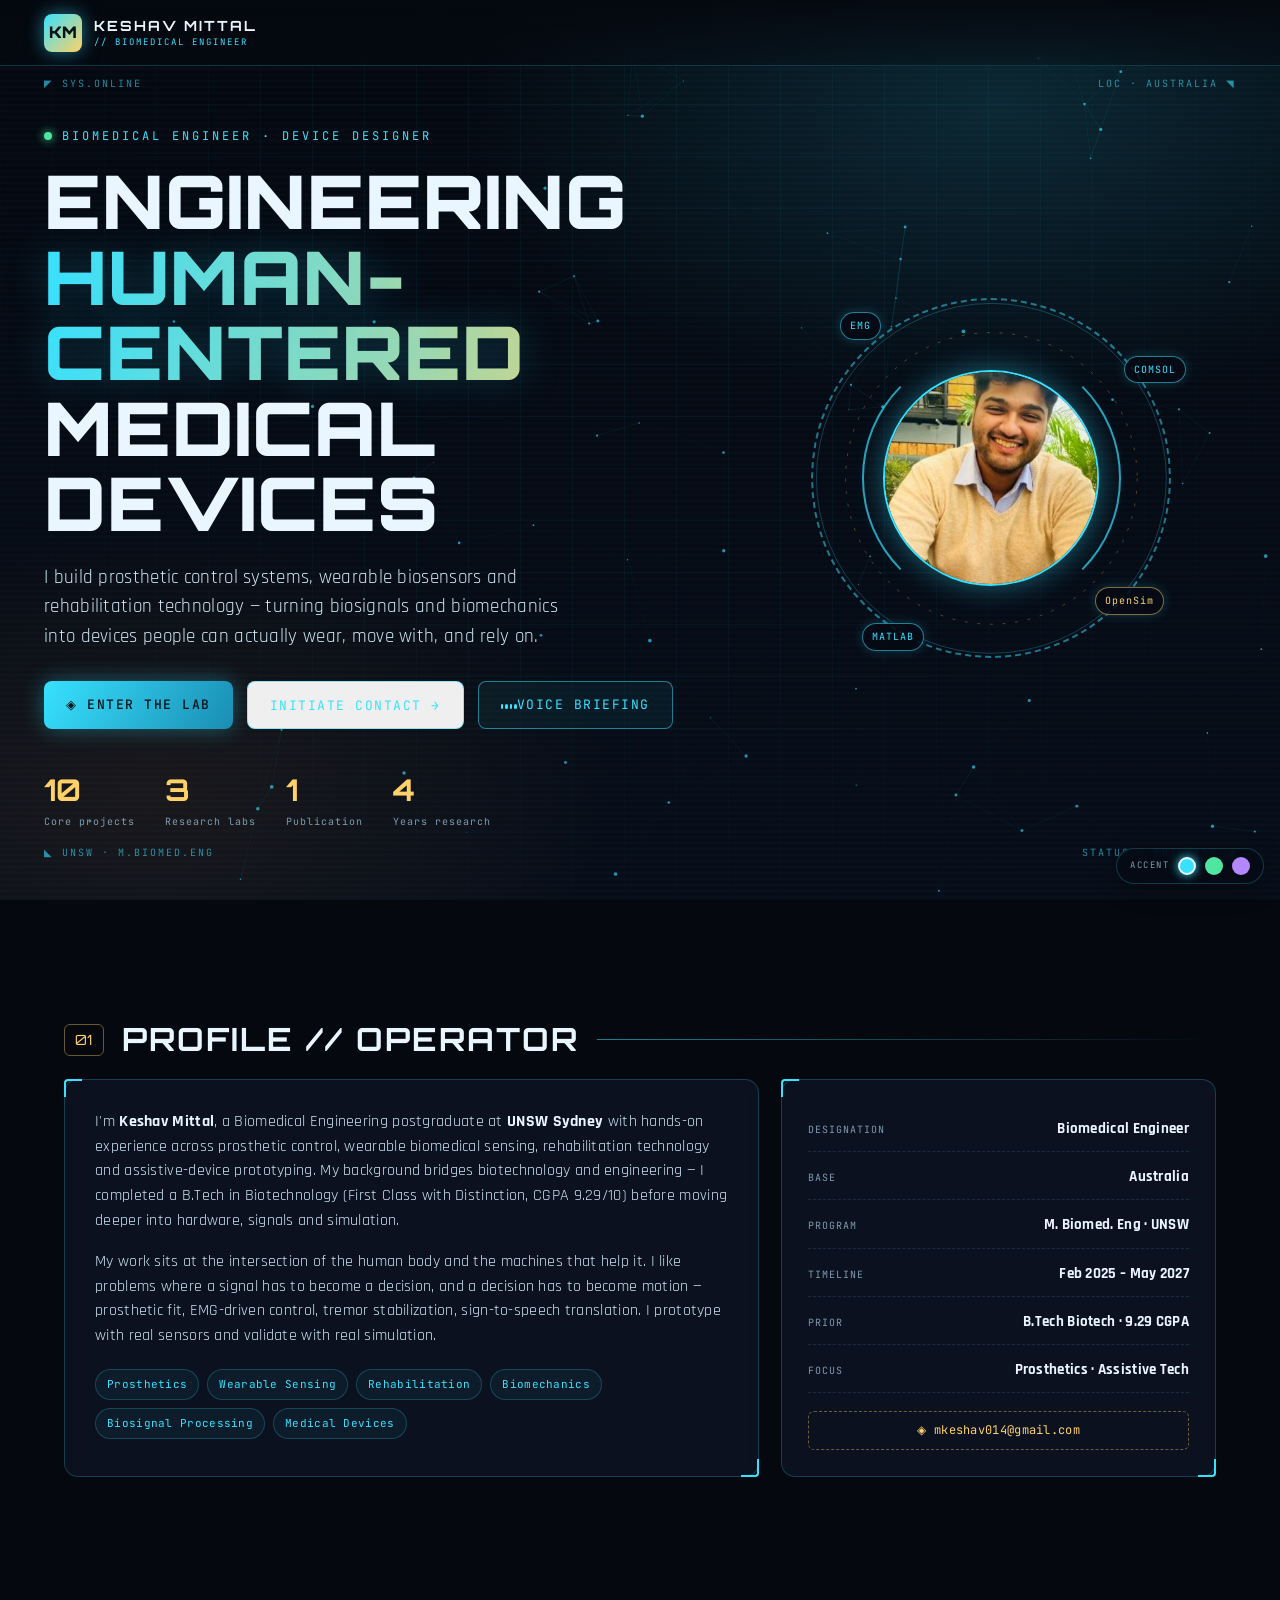
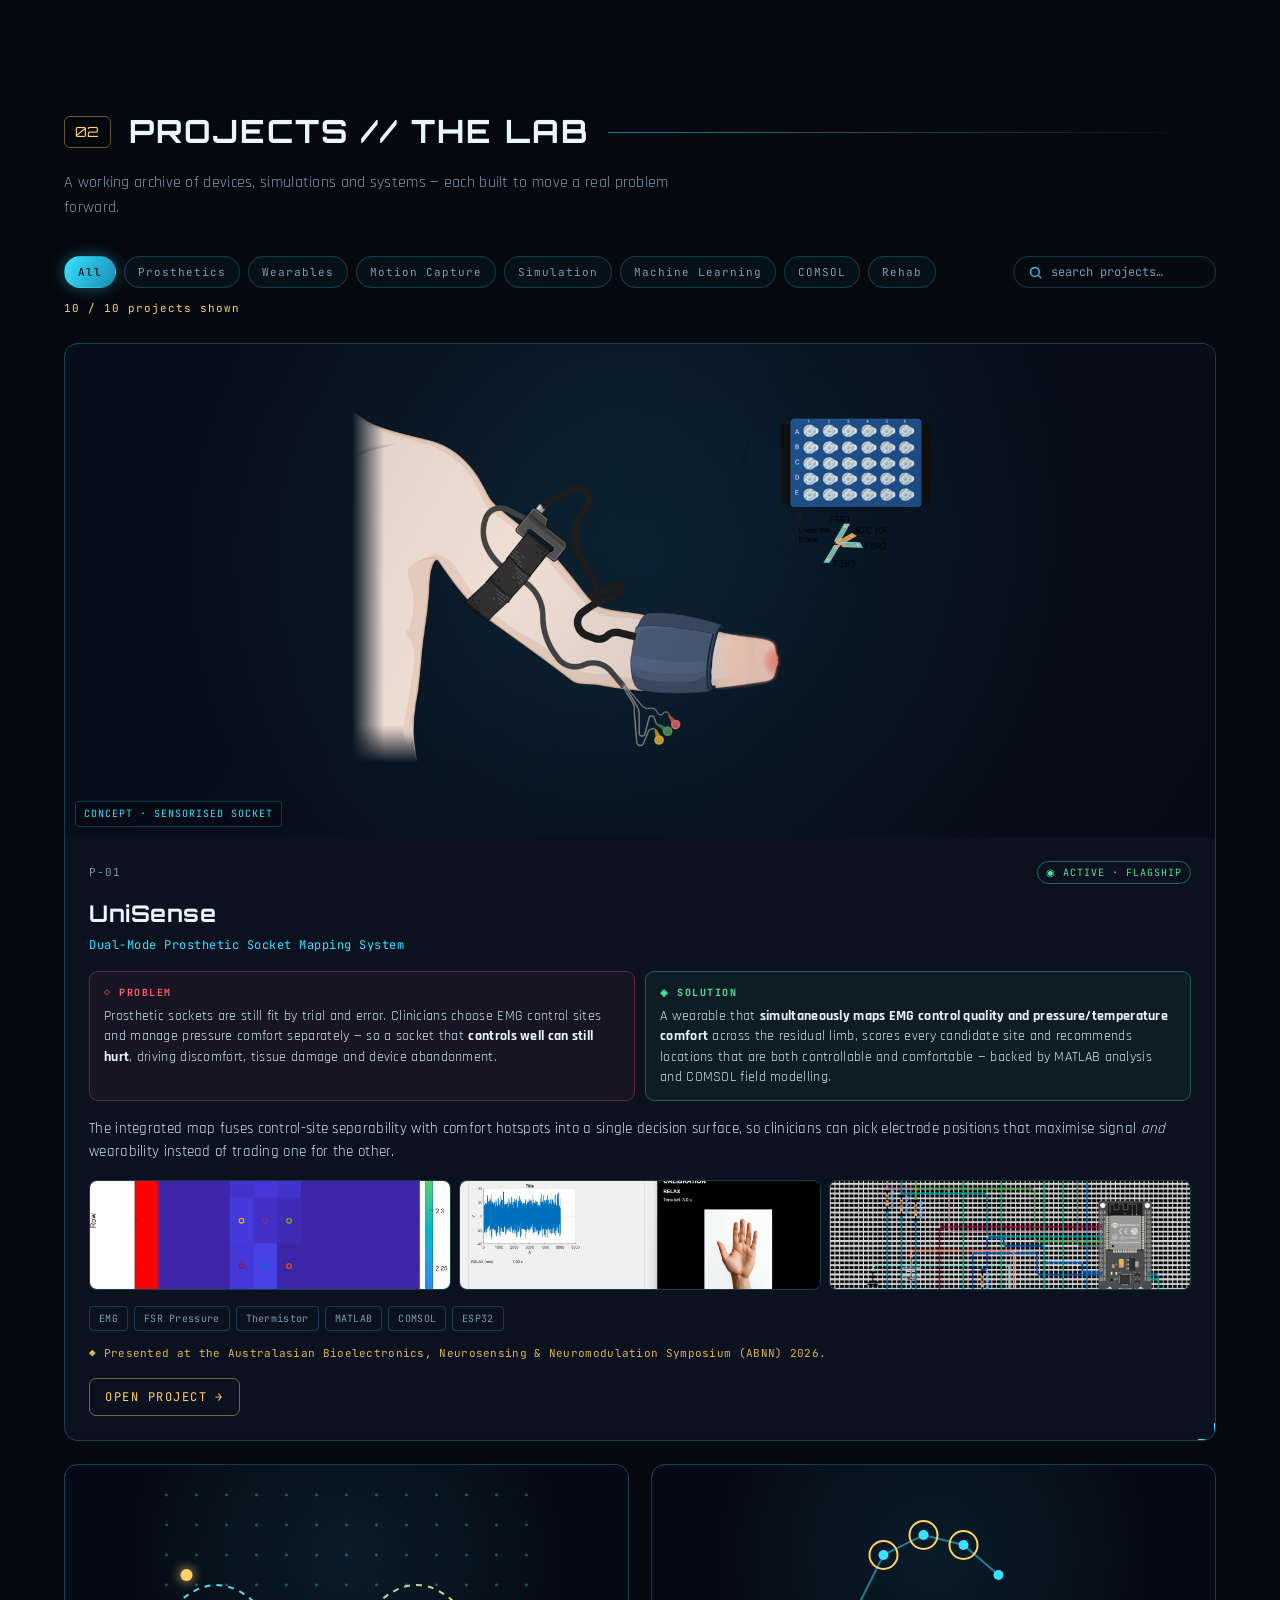
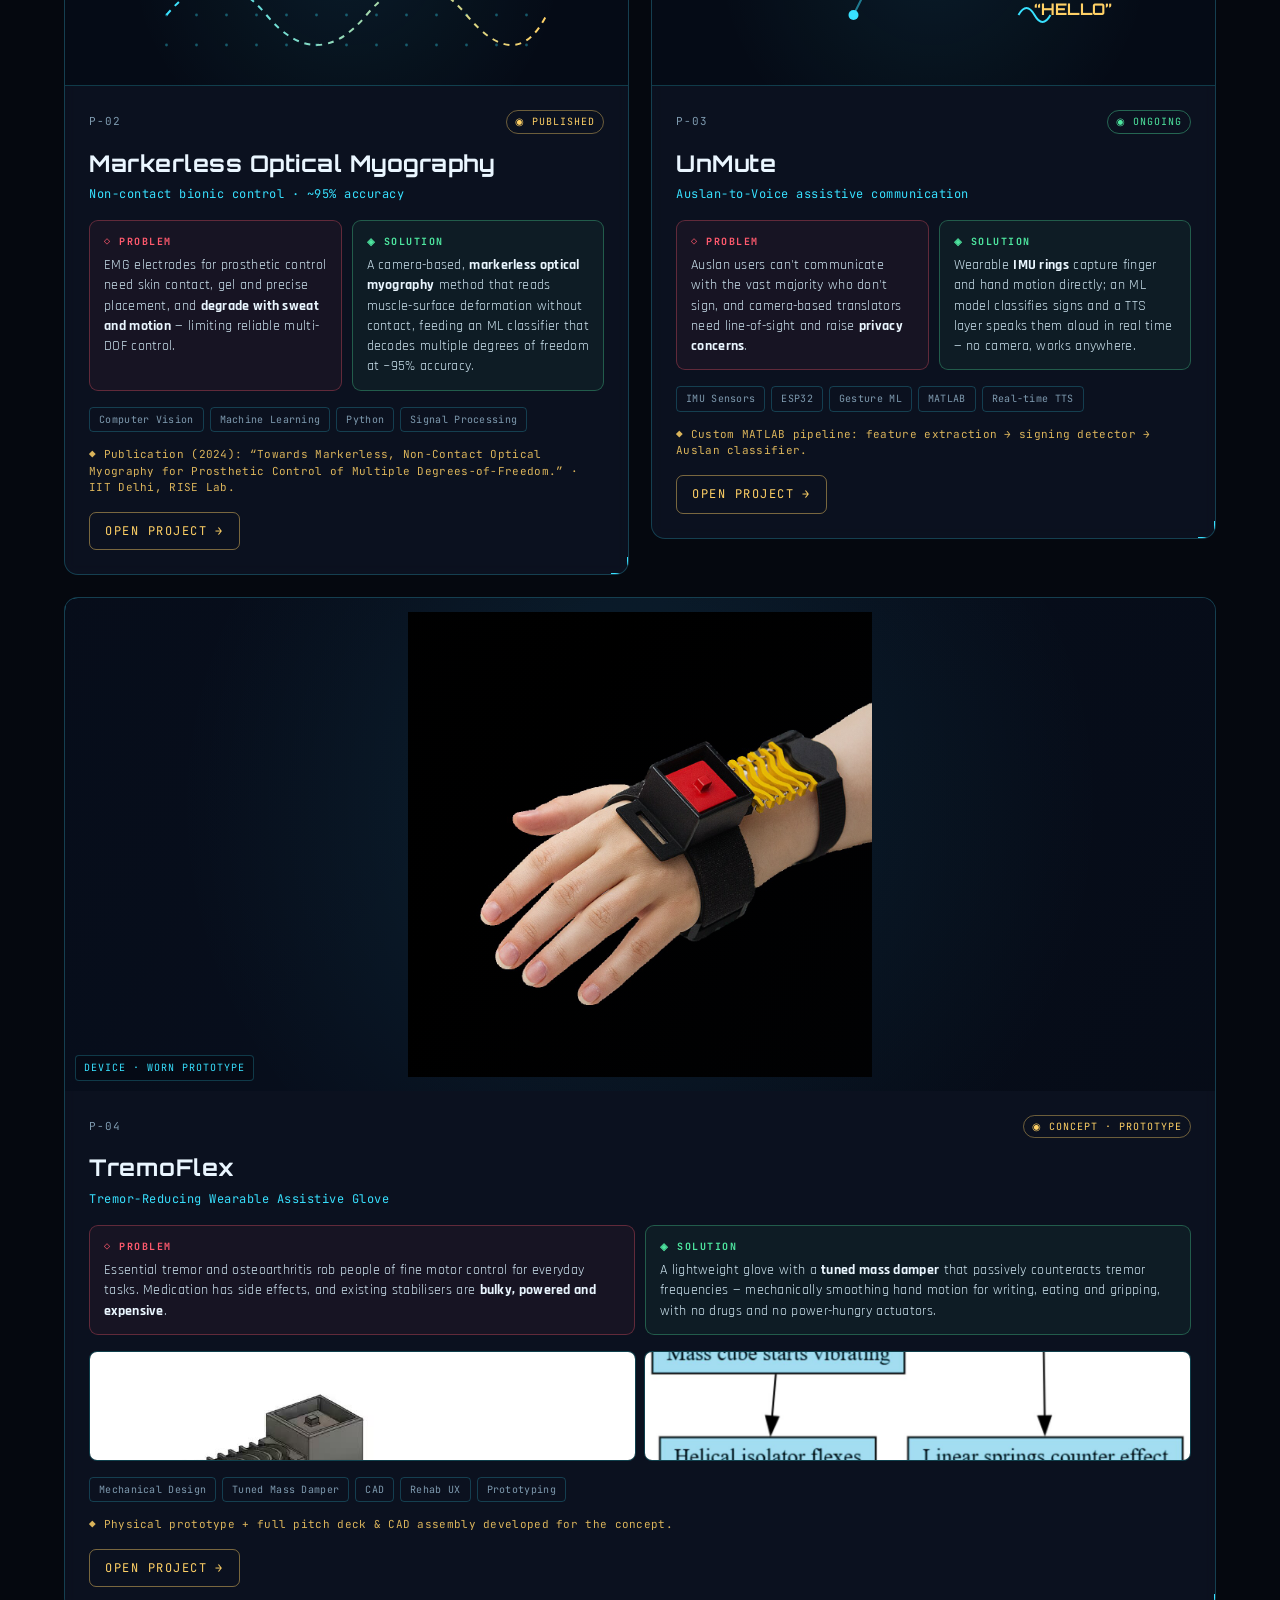
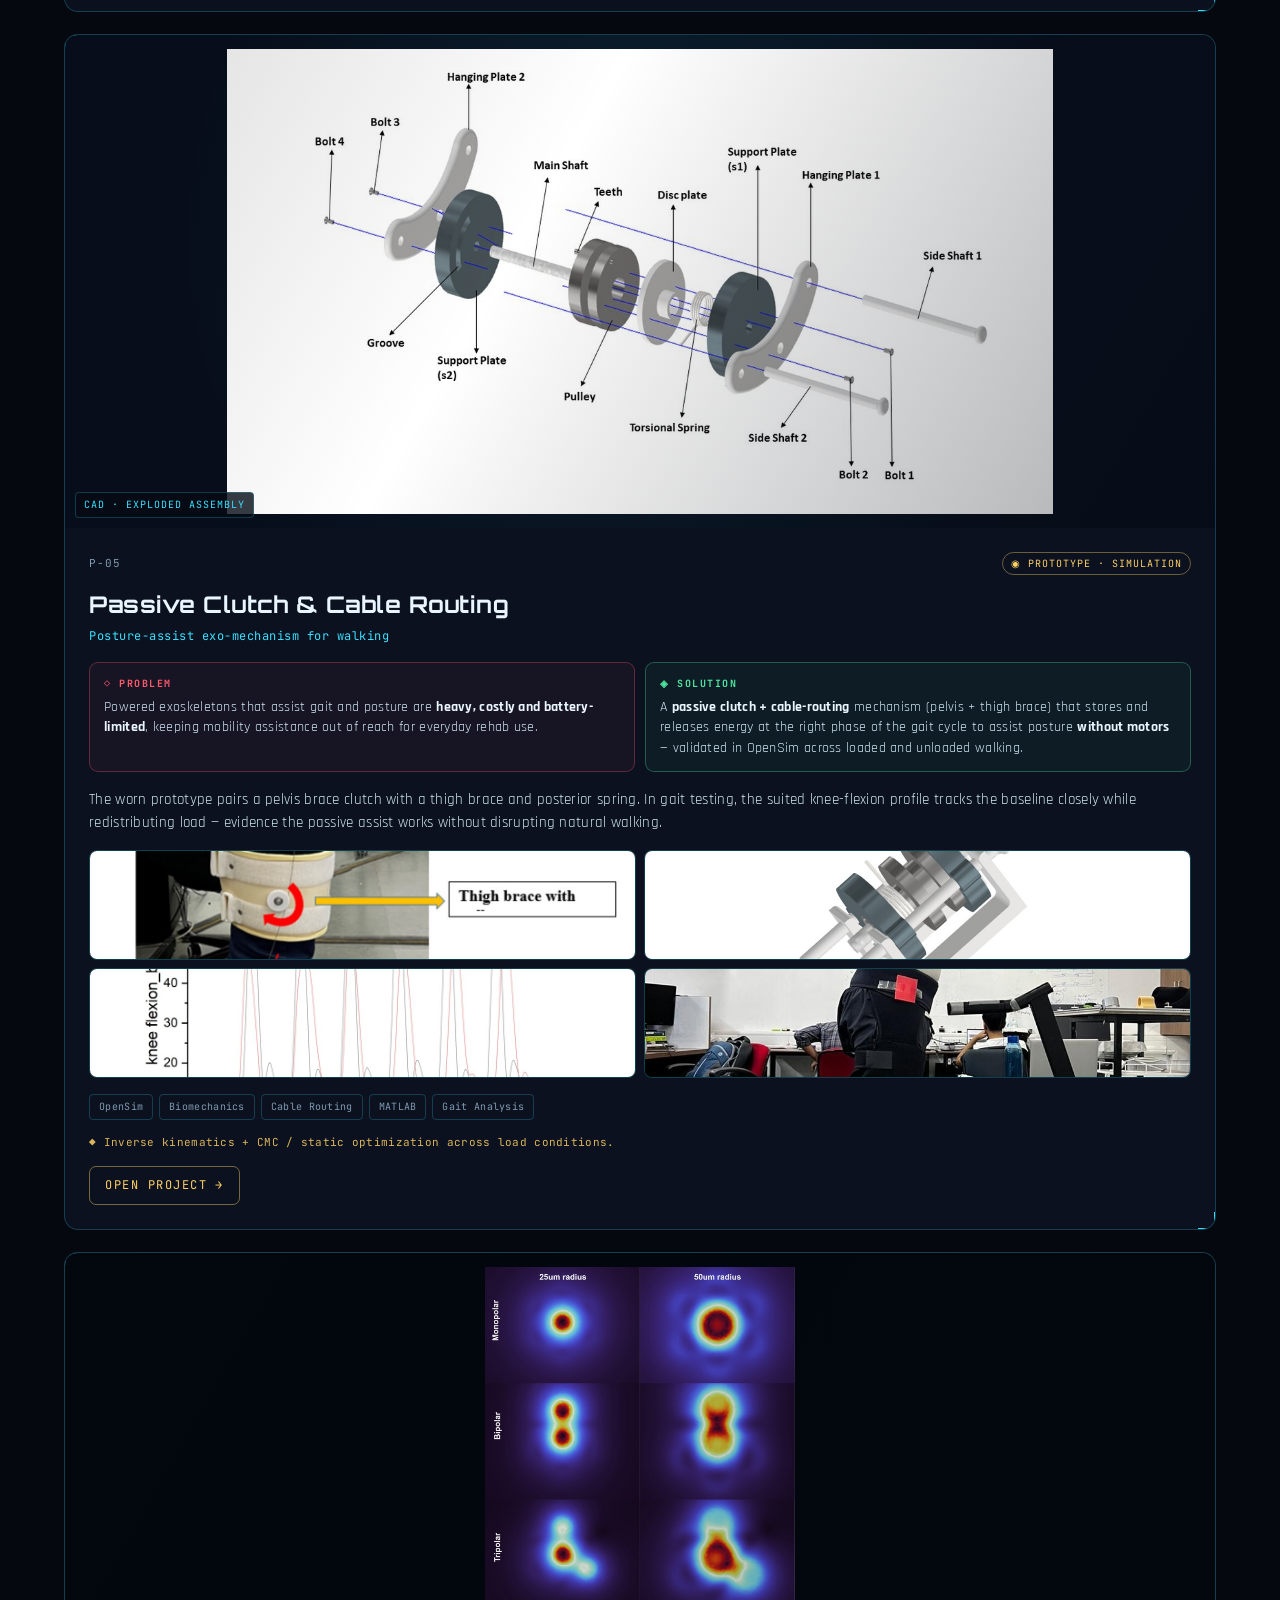
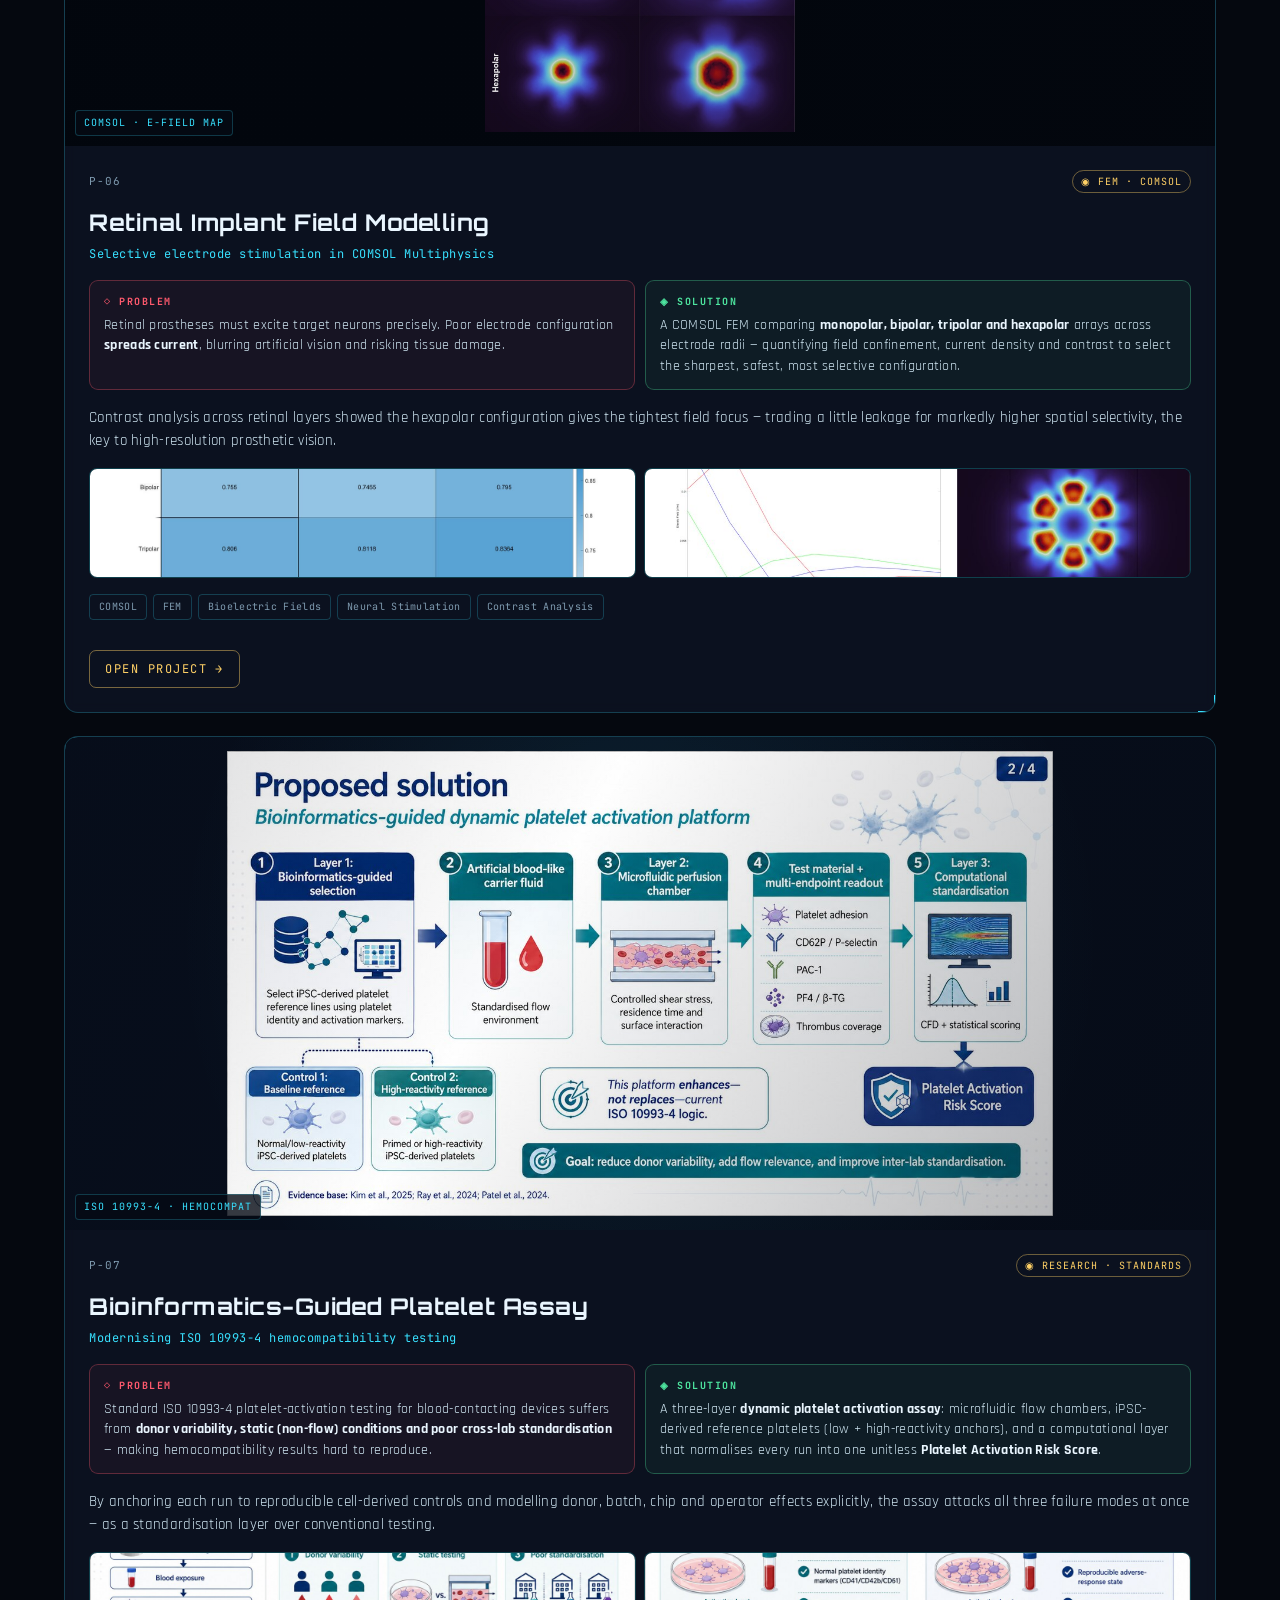
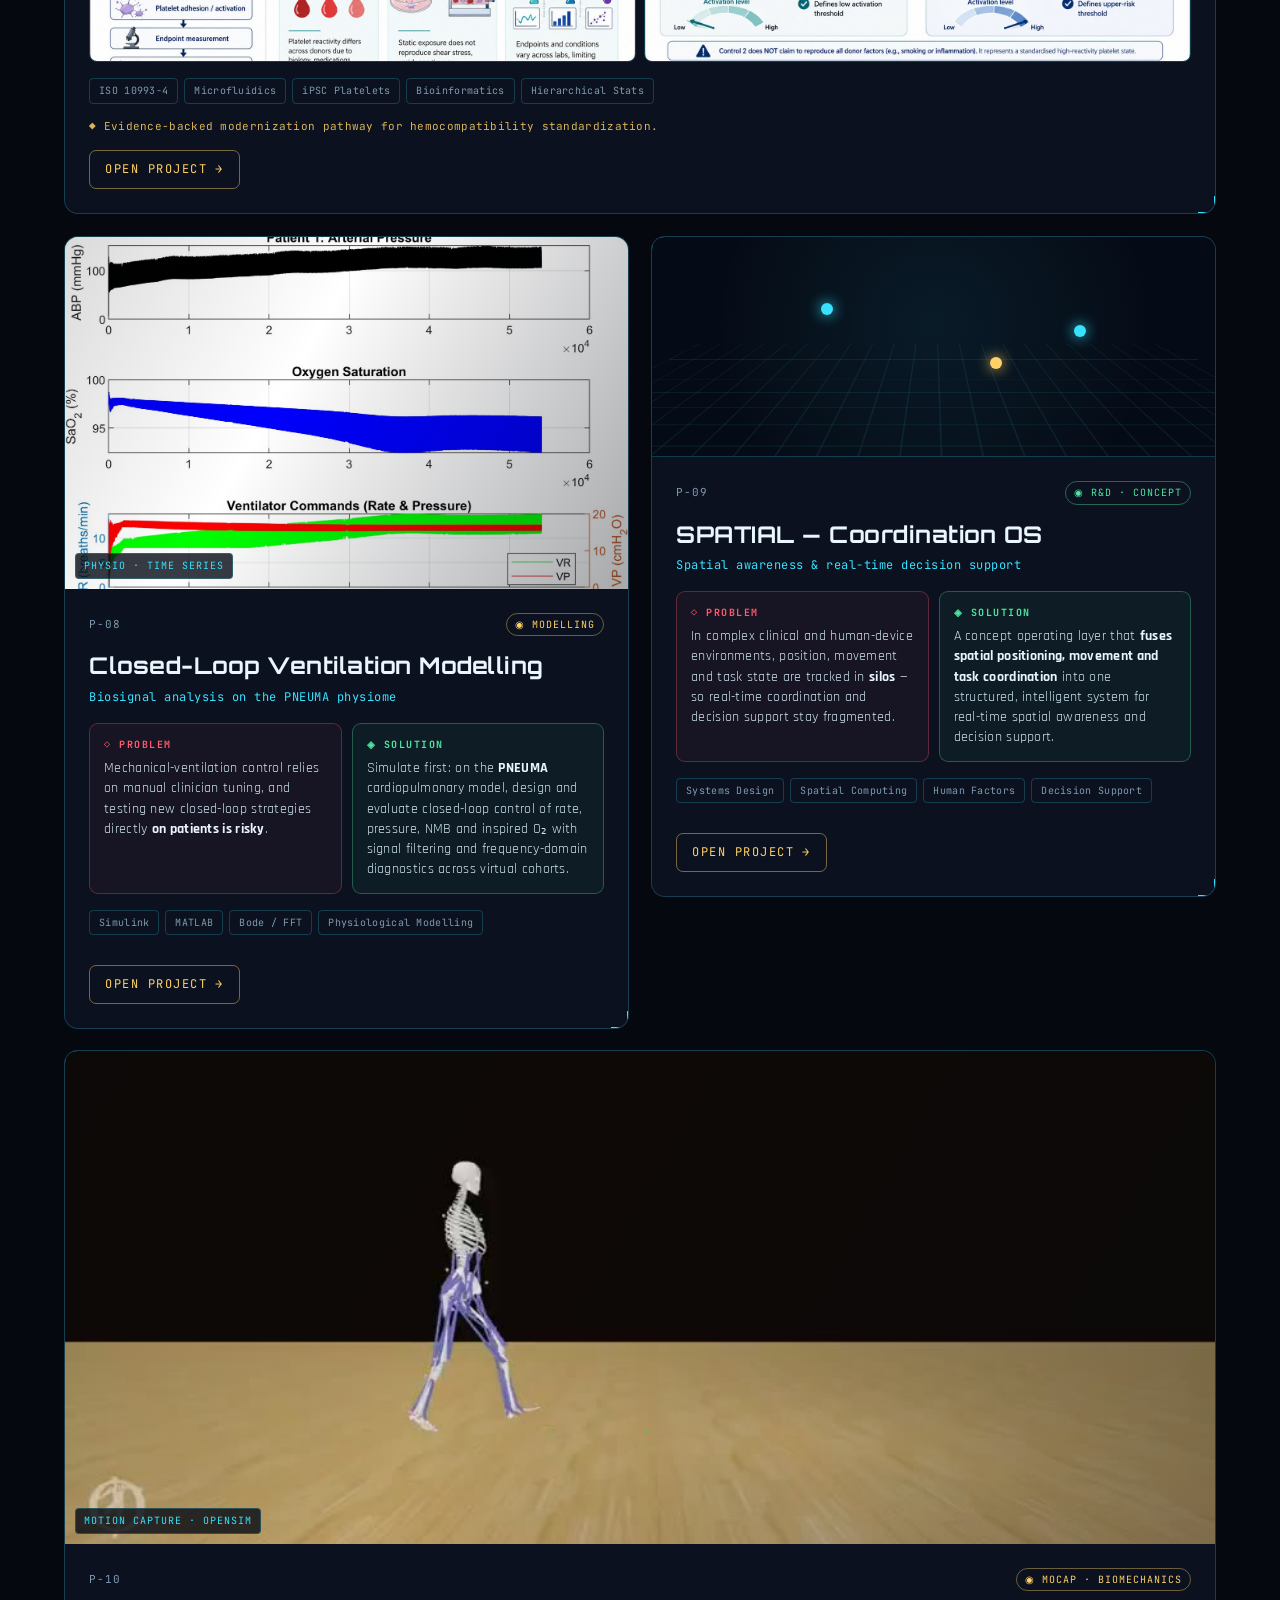
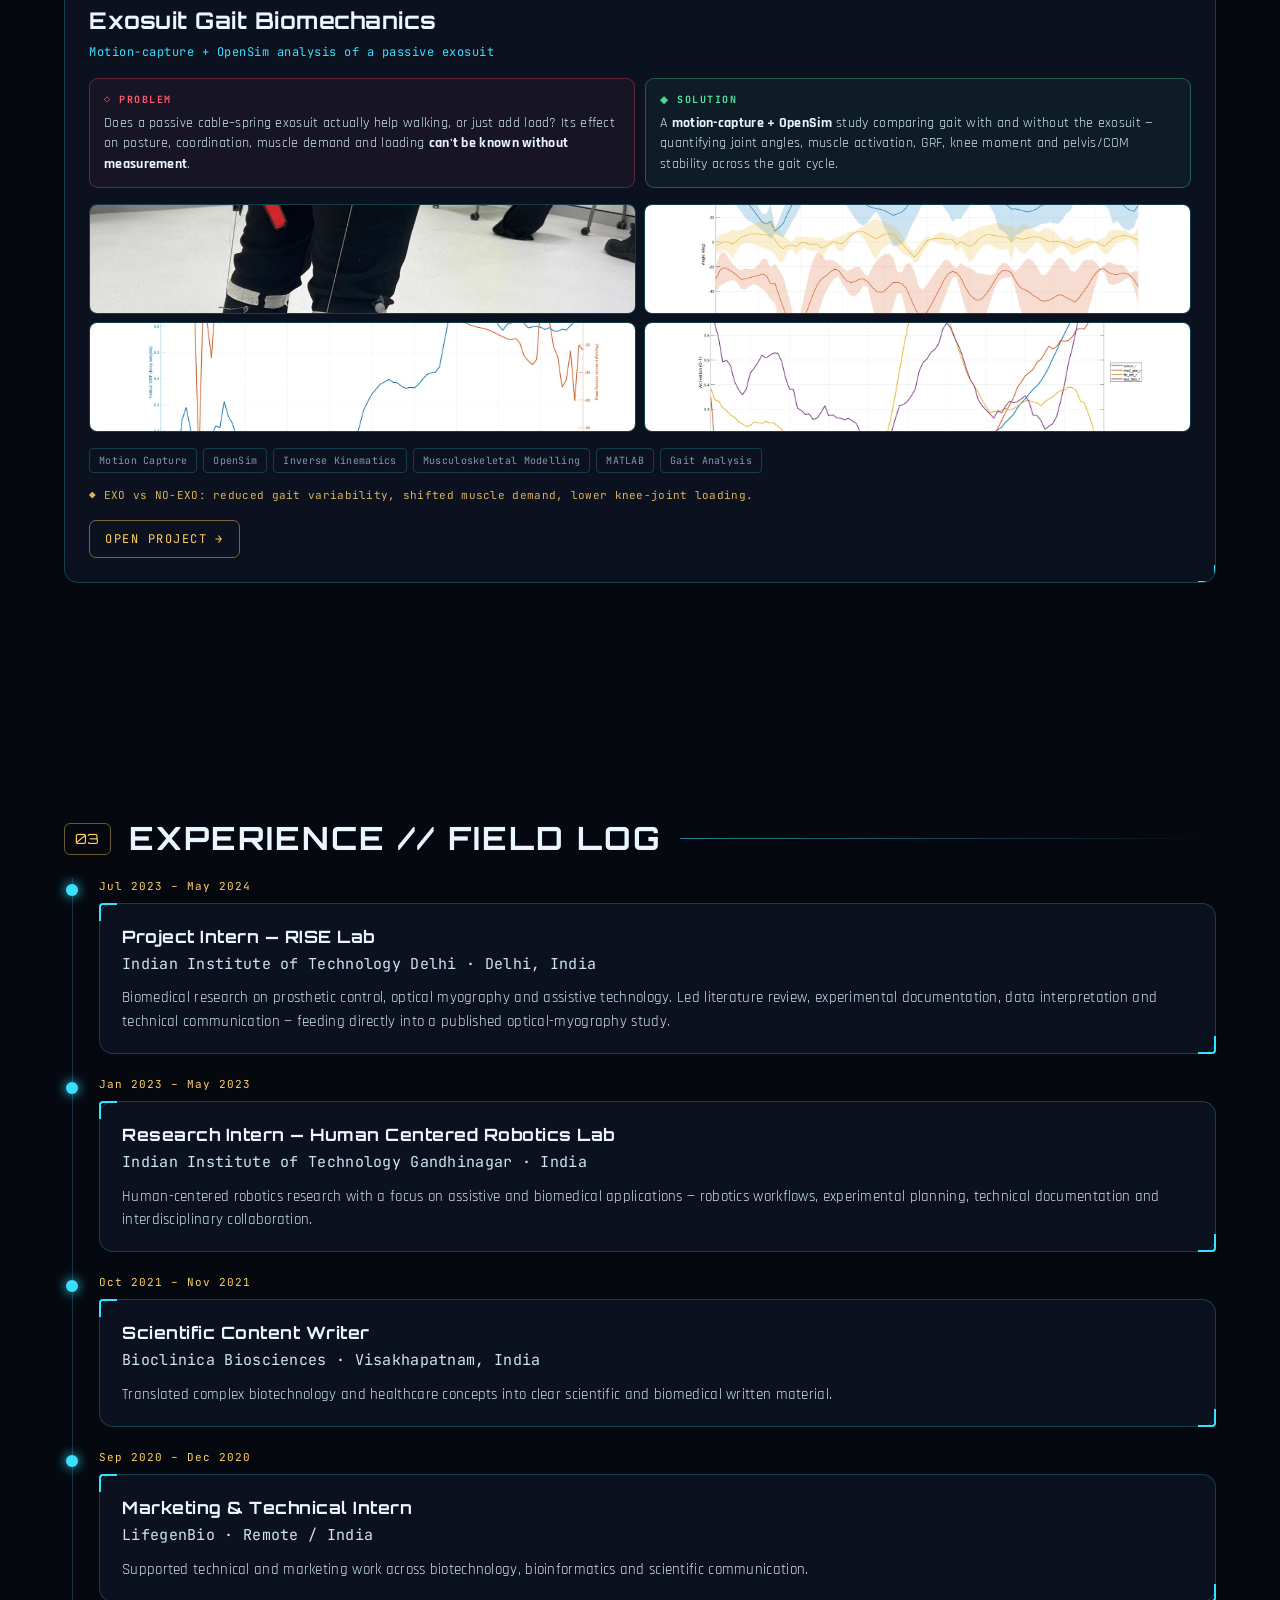
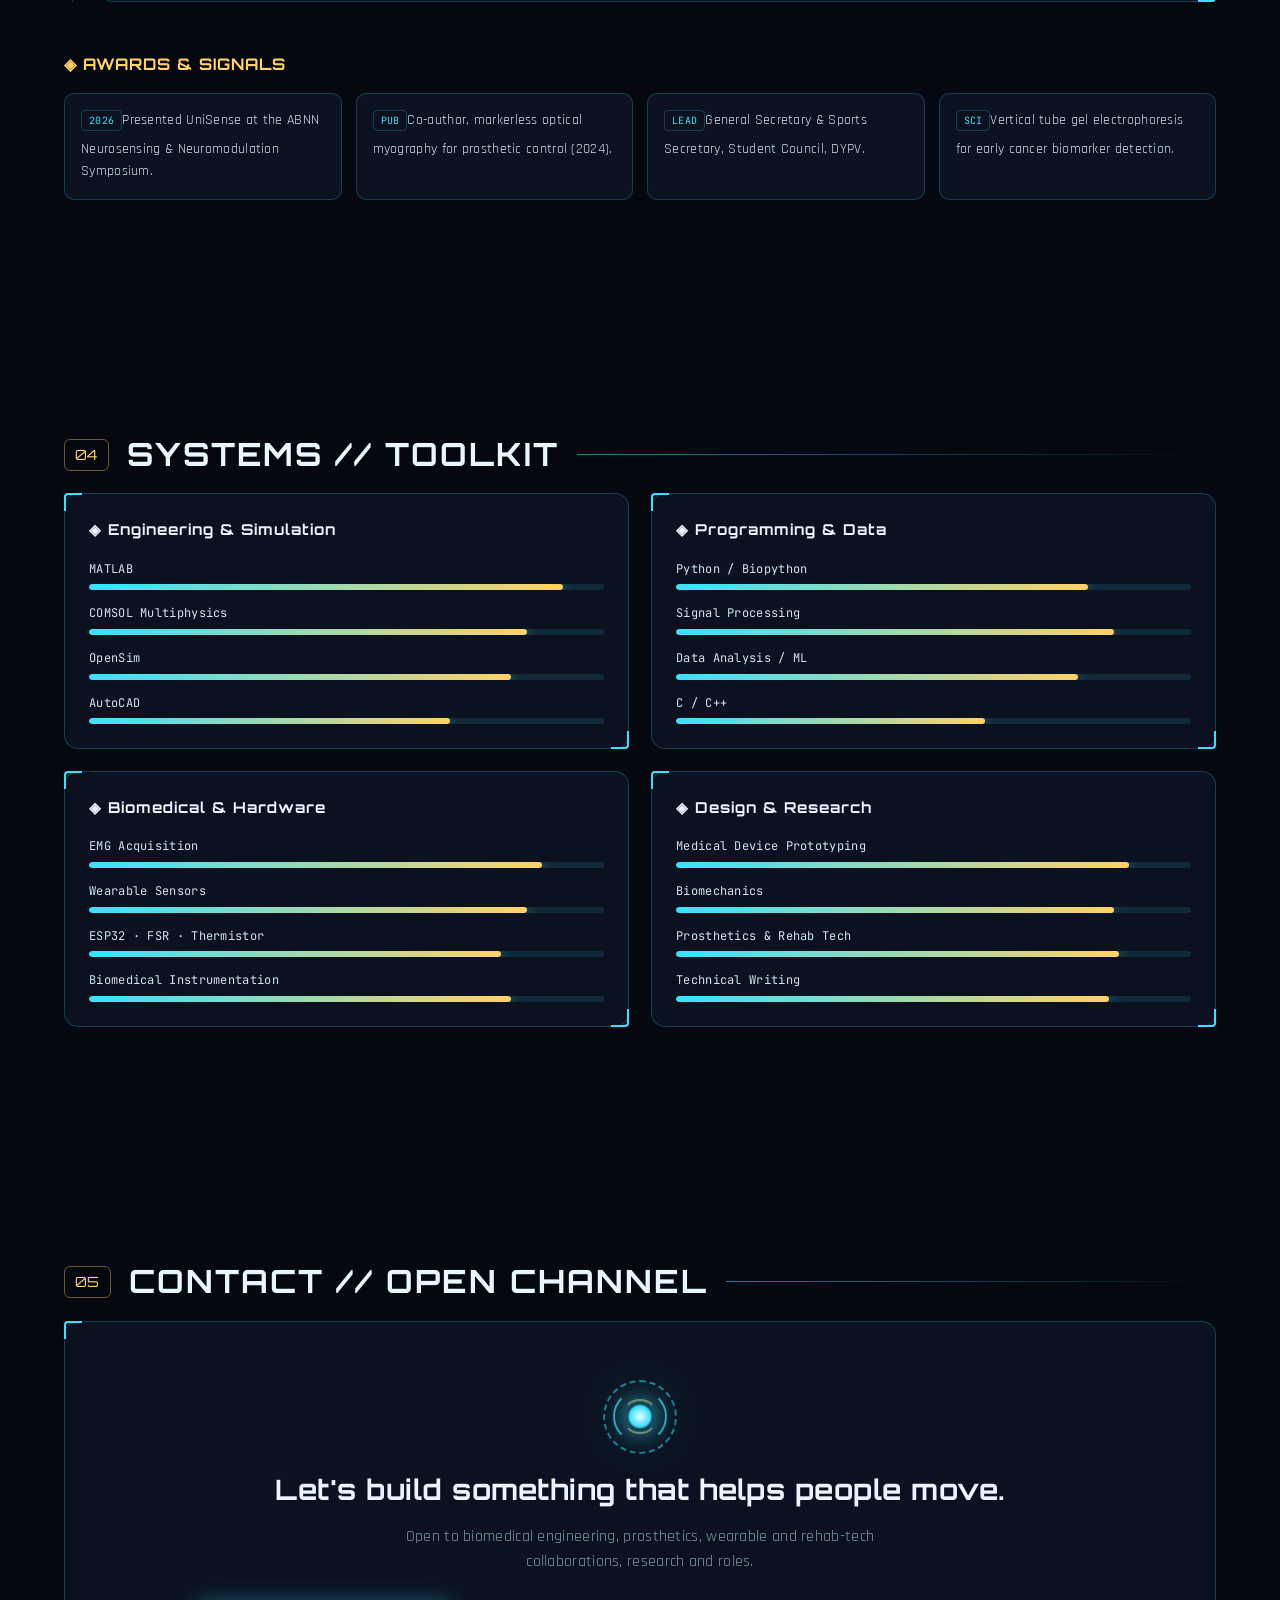
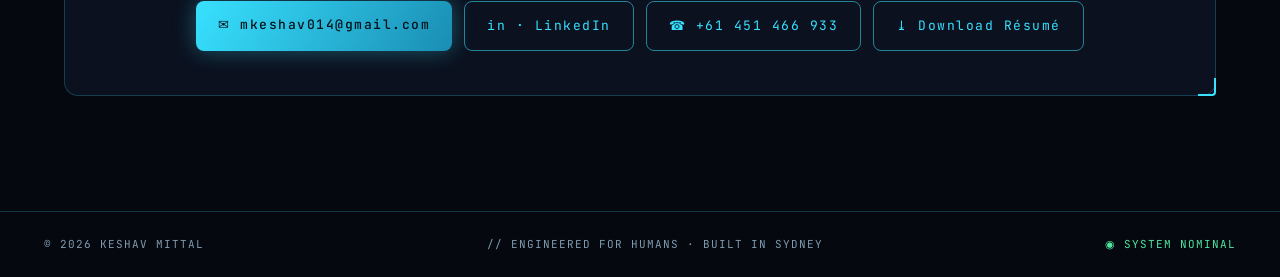
<file: index.html>
<!DOCTYPE html>
<html lang="en">
<head>
<meta charset="UTF-8" />
<meta name="viewport" content="width=device-width, initial-scale=1.0" />
<title>Keshav Mittal — Biomedical Engineer</title>
<meta name="description" content="Keshav Mittal — Biomedical Engineer. Prosthetic control, wearable biomedical sensing, rehabilitation technology and assistive device prototyping." />
<link rel="preconnect" href="https://fonts.googleapis.com" />
<link rel="preconnect" href="https://fonts.gstatic.com" crossorigin />
<link href="https://fonts.googleapis.com/css2?family=Orbitron:wght@500;700;900&family=Rajdhani:wght@400;500;600;700&family=JetBrains+Mono:wght@400;500&display=swap" rel="stylesheet" />
<link rel="stylesheet" href="css/styles.css" />
</head>
<body>

<!-- ===== BOOT SEQUENCE ===== -->
<div id="boot" class="boot">
  <div class="boot-core">
    <div class="reactor small"><span></span><span></span><span></span><i></i></div>
    <div class="boot-log" id="bootLog"></div>
  </div>
</div>

<!-- ===== BACKGROUND FX ===== -->
<canvas id="fx"></canvas>
<div class="grid-overlay"></div>
<div class="scanline"></div>

<!-- ===== NAV ===== -->
<header class="nav" id="nav">
  <a href="#top" class="brand">
    <span class="brand-mark">KM</span>
    <span class="brand-txt">KESHAV&nbsp;MITTAL<em>// BIOMEDICAL ENGINEER</em></span>
  </a>
</header>

<main id="top">

<!-- ===== HERO ===== -->
<section class="hero" id="hero">
  <div class="hero-hud">
    <span class="hud-tag tl">◤ SYS.ONLINE</span>
    <span class="hud-tag tr">LOC · AUSTRALIA ◥</span>
    <span class="hud-tag bl">◣ UNSW · M.BIOMED.ENG</span>
    <span class="hud-tag br">STATUS · BUILDING ◢</span>
  </div>

  <div class="hero-inner">
    <div class="hero-left">
      <p class="eyebrow"><i class="dot"></i> BIOMEDICAL ENGINEER · DEVICE DESIGNER</p>
      <h1 class="hero-title">
        <span class="line">ENGINEERING</span>
        <span class="line accent">HUMAN-CENTERED</span>
        <span class="line">MEDICAL DEVICES</span>
      </h1>
      <p class="hero-sub">
        I build prosthetic control systems, wearable biosensors and rehabilitation
        technology — turning biosignals and biomechanics into devices people can
        actually wear, move with, and rely on.
      </p>
      <div class="hero-actions">
        <a href="#projects" class="btn btn-primary">◈ ENTER THE LAB</a>
        <button type="button" class="btn btn-ghost" id="contactBtn">INITIATE CONTACT →</button>
        <button type="button" class="btn btn-voice" id="voiceBtn" aria-label="Play voice briefing"><span class="v-wave"><i></i><i></i><i></i><i></i></span><span class="v-label">VOICE BRIEFING</span></button>
      </div>
      <div class="hero-stats">
        <div><b data-count="10">0</b><span>Core projects</span></div>
        <div><b data-count="3">0</b><span>Research labs</span></div>
        <div><b data-count="1">0</b><span>Publication</span></div>
        <div><b data-count="4">0</b><span>Years research</span></div>
      </div>
    </div>

    <div class="hero-right">
      <div class="reactor-frame">
        <div class="reactor big">
          <span></span><span></span><span></span><i></i>
          <div class="reactor-photo"><img src="assets/img/profile.jpg" alt="Keshav Mittal" /></div>
        </div>
        <svg class="orbit-ring" viewBox="0 0 400 400">
          <circle cx="200" cy="200" r="180" />
          <circle cx="200" cy="200" r="150" class="dash" />
        </svg>
        <span class="chip c1">EMG</span>
        <span class="chip c2">COMSOL</span>
        <span class="chip c3">OpenSim</span>
        <span class="chip c4">MATLAB</span>
      </div>
    </div>
  </div>

  <div class="ecg">
    <svg viewBox="0 0 1200 80" preserveAspectRatio="none">
      <path class="ecg-path" d="M0,40 L200,40 L220,40 L235,15 L250,65 L265,40 L300,40 L500,40 L520,40 L535,12 L550,68 L565,40 L620,40 L820,40 L840,40 L855,15 L870,65 L885,40 L940,40 L1200,40" />
    </svg>
  </div>
</section>

<!-- ===== ABOUT ===== -->
<section class="section" id="about">
  <div class="sec-head">
    <span class="sec-index">01</span>
    <h2>PROFILE // OPERATOR</h2>
    <span class="sec-rule"></span>
  </div>
  <div class="about-grid">
    <div class="panel about-bio">
      <div class="panel-corners"></div>
      <p>
        I'm <strong>Keshav Mittal</strong>, a Biomedical Engineering postgraduate at
        <strong>UNSW Sydney</strong> with hands-on experience across prosthetic control,
        wearable biomedical sensing, rehabilitation technology and assistive-device
        prototyping. My background bridges biotechnology and engineering — I completed a
        B.Tech in Biotechnology (First Class with Distinction, CGPA 9.29/10) before moving
        deeper into hardware, signals and simulation.
      </p>
      <p>
        My work sits at the intersection of the human body and the machines that help it.
        I like problems where a signal has to become a decision, and a decision has to
        become motion — prosthetic fit, EMG-driven control, tremor stabilization,
        sign-to-speech translation. I prototype with real sensors and validate with real
        simulation.
      </p>
      <div class="focus-tags">
        <span>Prosthetics</span><span>Wearable Sensing</span><span>Rehabilitation</span>
        <span>Biomechanics</span><span>Biosignal Processing</span><span>Medical Devices</span>
      </div>
    </div>
    <div class="panel about-meta">
      <div class="panel-corners"></div>
      <ul class="specsheet">
        <li><span>DESIGNATION</span><b>Biomedical Engineer</b></li>
        <li><span>BASE</span><b>Australia</b></li>
        <li><span>PROGRAM</span><b>M. Biomed. Eng · UNSW</b></li>
        <li><span>TIMELINE</span><b>Feb 2025 – May 2027</b></li>
        <li><span>PRIOR</span><b>B.Tech Biotech · 9.29 CGPA</b></li>
        <li><span>FOCUS</span><b>Prosthetics · Assistive Tech</b></li>
      </ul>
      <a class="mini-cta" href="mailto:mkeshav014@gmail.com">◈ mkeshav014@gmail.com</a>
    </div>
  </div>
</section>

<!-- ===== PROJECTS ===== -->
<section class="section" id="projects">
  <div class="sec-head">
    <span class="sec-index">02</span>
    <h2>PROJECTS // THE LAB</h2>
    <span class="sec-rule"></span>
  </div>
  <p class="sec-lead">A working archive of devices, simulations and systems — each built to move a real problem forward.</p>

  <div class="proj-filter">
    <div class="proj-chips">
      <button class="chip-btn active" data-filter="all">All</button>
      <button class="chip-btn" data-filter="prosthetics">Prosthetics</button>
      <button class="chip-btn" data-filter="wearables">Wearables</button>
      <button class="chip-btn" data-filter="motion-capture">Motion Capture</button>
      <button class="chip-btn" data-filter="simulation">Simulation</button>
      <button class="chip-btn" data-filter="ml">Machine Learning</button>
      <button class="chip-btn" data-filter="comsol">COMSOL</button>
      <button class="chip-btn" data-filter="rehab">Rehab</button>
    </div>
    <label class="proj-search">
      <svg viewBox="0 0 24 24" width="15" height="15" fill="none" stroke="currentColor" stroke-width="2"><circle cx="11" cy="11" r="7"/><path d="M21 21l-4-4"/></svg>
      <input type="text" id="projSearch" placeholder="search projects…" aria-label="Search projects" />
    </label>
    <div class="proj-count" id="projCount"></div>
  </div>

  <div class="projects">
    <div class="proj-empty" id="projEmpty">No projects match — try another filter or search term.</div>

    <!-- UniSense -->
    <article class="proj feat reveal" data-tags="prosthetics wearables comsol">
      <div class="panel-corners"></div>
      <div class="proj-media contain">
        <img src="assets/img/unisense_arm.png" alt="UniSense prosthetic socket on residual limb with sensor array" loading="lazy" />
        <span class="media-tag">CONCEPT · SENSORISED SOCKET</span>
      </div>
      <div class="proj-body">
        <div class="proj-top">
          <span class="proj-id">P-01</span>
          <span class="proj-status live">◉ ACTIVE · FLAGSHIP</span>
        </div>
        <h3>UniSense</h3>
        <p class="proj-tagline">Dual-Mode Prosthetic Socket Mapping System</p>
        <div class="proj-ps">
          <div class="ps problem"><h5>◇ PROBLEM</h5><p>Prosthetic sockets are still fit by trial and error. Clinicians choose EMG control sites and manage pressure comfort separately — so a socket that <strong>controls well can still hurt</strong>, driving discomfort, tissue damage and device abandonment.</p></div>
          <div class="ps solution"><h5>◈ SOLUTION</h5><p>A wearable that <strong>simultaneously maps EMG control quality and pressure/temperature comfort</strong> across the residual limb, scores every candidate site and recommends locations that are both controllable and comfortable — backed by MATLAB analysis and COMSOL field modelling.</p></div>
        </div>
        <p class="proj-desc">
          The integrated map fuses control-site separability with comfort hotspots into a
          single decision surface, so clinicians can pick electrode positions that maximise
          signal <em>and</em> wearability instead of trading one for the other.
        </p>
        <div class="proj-gallery three">
          <img src="assets/img/unisense_map.jpg" alt="UniSense integrated site map" loading="lazy" />
          <img src="assets/img/unisense_calibration.jpg" alt="UniSense calibration &amp; gesture-prompt interface" loading="lazy" />
          <img src="assets/img/unisense_circuit.jpg" alt="UniSense FSR + ESP32 sensor circuit" loading="lazy" />
        </div>
        <div class="proj-tools"><span>EMG</span><span>FSR Pressure</span><span>Thermistor</span><span>MATLAB</span><span>COMSOL</span><span>ESP32</span></div>
        <p class="proj-note">◆ Presented at the Australasian Bioelectronics, Neurosensing &amp; Neuromodulation Symposium (ABNN) 2026.</p>
      </div>
    </article>

    <div class="proj-row">

      <!-- Optical Myography -->
      <article class="proj reveal" data-tags="prosthetics ml">
        <div class="panel-corners"></div>
        <div class="proj-svg">
          <svg viewBox="0 0 400 220" class="viz-omg">
            <defs><linearGradient id="og" x1="0" x2="1"><stop offset="0" stop-color="#38e1ff"/><stop offset="1" stop-color="#ffd166"/></linearGradient></defs>
            <g class="omg-mesh"></g>
            <path class="omg-wave" d="M20,150 Q70,90 120,150 T220,150 T320,150 T400,150" fill="none" stroke="url(#og)" stroke-width="2"/>
            <circle class="omg-scan" cx="40" cy="110" r="6"/>
          </svg>
        </div>
        <div class="proj-body">
          <div class="proj-top"><span class="proj-id">P-02</span><span class="proj-status">◉ PUBLISHED</span></div>
          <h3>Markerless Optical Myography</h3>
          <p class="proj-tagline">Non-contact bionic control · ~95% accuracy</p>
          <div class="proj-ps">
            <div class="ps problem"><h5>◇ PROBLEM</h5><p>EMG electrodes for prosthetic control need skin contact, gel and precise placement, and <strong>degrade with sweat and motion</strong> — limiting reliable multi-DOF control.</p></div>
            <div class="ps solution"><h5>◈ SOLUTION</h5><p>A camera-based, <strong>markerless optical myography</strong> method that reads muscle-surface deformation without contact, feeding an ML classifier that decodes multiple degrees of freedom at ~95% accuracy.</p></div>
          </div>
          <div class="proj-tools"><span>Computer Vision</span><span>Machine Learning</span><span>Python</span><span>Signal Processing</span></div>
          <p class="proj-note">◆ Publication (2024): “Towards Markerless, Non-Contact Optical Myography for Prosthetic Control of Multiple Degrees-of-Freedom.” · IIT Delhi, RISE Lab.</p>
        </div>
      </article>

      <!-- UnMute -->
      <article class="proj reveal" data-tags="wearables ml">
        <div class="panel-corners"></div>
        <div class="proj-svg">
          <svg viewBox="0 0 400 220" class="viz-unmute">
            <g class="hand-nodes">
              <circle cx="120" cy="150" r="5"/><circle cx="150" cy="90" r="5"/>
              <circle cx="190" cy="70" r="5"/><circle cx="230" cy="80" r="5"/>
              <circle cx="265" cy="110" r="5"/>
            </g>
            <path class="hand-link" d="M120,150 L150,90 L190,70 L230,80 L265,110"/>
            <g class="imu-rings">
              <circle cx="150" cy="90" r="14"/><circle cx="190" cy="70" r="14"/><circle cx="230" cy="80" r="14"/>
            </g>
            <text x="300" y="150" class="voice-out">“HELLO”</text>
            <path class="sound-wave" d="M285,150 q8,-14 16,0 t16,0"/>
          </svg>
        </div>
        <div class="proj-body">
          <div class="proj-top"><span class="proj-id">P-03</span><span class="proj-status live">◉ ONGOING</span></div>
          <h3>UnMute</h3>
          <p class="proj-tagline">Auslan-to-Voice assistive communication</p>
          <div class="proj-ps">
            <div class="ps problem"><h5>◇ PROBLEM</h5><p>Auslan users can't communicate with the vast majority who don't sign, and camera-based translators need line-of-sight and raise <strong>privacy concerns</strong>.</p></div>
            <div class="ps solution"><h5>◈ SOLUTION</h5><p>Wearable <strong>IMU rings</strong> capture finger and hand motion directly; an ML model classifies signs and a TTS layer speaks them aloud in real time — no camera, works anywhere.</p></div>
          </div>
          <div class="proj-tools"><span>IMU Sensors</span><span>ESP32</span><span>Gesture ML</span><span>MATLAB</span><span>Real-time TTS</span></div>
          <p class="proj-note">◆ Custom MATLAB pipeline: feature extraction → signing detector → Auslan classifier.</p>
        </div>
      </article>

    </div>

    <!-- TremoFlex feature -->
    <article class="proj feat reveal" data-tags="wearables rehab">
      <div class="panel-corners"></div>
      <div class="proj-media contain">
        <img src="assets/img/tremoflex_device.jpg" alt="TremoFlex wearable prototype on hand — tuned mass damper" loading="lazy" />
        <span class="media-tag">DEVICE · WORN PROTOTYPE</span>
      </div>
      <div class="proj-body">
        <div class="proj-top"><span class="proj-id">P-04</span><span class="proj-status">◉ CONCEPT · PROTOTYPE</span></div>
        <h3>TremoFlex</h3>
        <p class="proj-tagline">Tremor-Reducing Wearable Assistive Glove</p>
        <div class="proj-ps">
          <div class="ps problem"><h5>◇ PROBLEM</h5><p>Essential tremor and osteoarthritis rob people of fine motor control for everyday tasks. Medication has side effects, and existing stabilisers are <strong>bulky, powered and expensive</strong>.</p></div>
          <div class="ps solution"><h5>◈ SOLUTION</h5><p>A lightweight glove with a <strong>tuned mass damper</strong> that passively counteracts tremor frequencies — mechanically smoothing hand motion for writing, eating and gripping, with no drugs and no power-hungry actuators.</p></div>
        </div>
        <div class="proj-gallery">
          <video autoplay muted loop playsinline poster="assets/img/tremoflex_poster.jpg"><source src="assets/img/tremoflex.mp4" type="video/mp4" /></video>
          <img src="assets/img/tremoflex_flow.jpg" alt="TremoFlex working principle flowchart" loading="lazy" />
        </div>
        <div class="proj-tools"><span>Mechanical Design</span><span>Tuned Mass Damper</span><span>CAD</span><span>Rehab UX</span><span>Prototyping</span></div>
        <p class="proj-note">◆ Physical prototype + full pitch deck &amp; CAD assembly developed for the concept.</p>
      </div>
    </article>

    <!-- Clutch mechanism feature -->
    <article class="proj feat reveal" data-tags="simulation motion-capture rehab">
      <div class="panel-corners"></div>
      <div class="proj-media contain">
        <img src="assets/img/clutch_cad.jpg" alt="Passive clutch mechanism — exploded CAD assembly" loading="lazy" />
        <span class="media-tag">CAD · EXPLODED ASSEMBLY</span>
      </div>
      <div class="proj-body">
        <div class="proj-top"><span class="proj-id">P-05</span><span class="proj-status">◉ PROTOTYPE · SIMULATION</span></div>
        <h3>Passive Clutch &amp; Cable Routing</h3>
        <p class="proj-tagline">Posture-assist exo-mechanism for walking</p>
        <div class="proj-ps">
          <div class="ps problem"><h5>◇ PROBLEM</h5><p>Powered exoskeletons that assist gait and posture are <strong>heavy, costly and battery-limited</strong>, keeping mobility assistance out of reach for everyday rehab use.</p></div>
          <div class="ps solution"><h5>◈ SOLUTION</h5><p>A <strong>passive clutch + cable-routing</strong> mechanism (pelvis + thigh brace) that stores and releases energy at the right phase of the gait cycle to assist posture <strong>without motors</strong> — validated in OpenSim across loaded and unloaded walking.</p></div>
        </div>
        <p class="proj-desc">
          The worn prototype pairs a pelvis brace clutch with a thigh brace and posterior
          spring. In gait testing, the suited knee-flexion profile tracks the baseline
          closely while redistributing load — evidence the passive assist works without
          disrupting natural walking.
        </p>
        <div class="proj-gallery">
          <img src="assets/img/clutch_device.jpg" alt="Passive clutch device worn — pelvis and thigh brace" loading="lazy" />
          <img src="assets/img/clutch_cad2.jpg" alt="Passive clutch mechanism — assembled CAD" loading="lazy" />
          <img src="assets/img/clutch_knee.jpg" alt="Knee flexion: baseline vs suited gait" loading="lazy" />
          <img src="assets/img/clutch_test.jpg" alt="Gait test on treadmill with motion capture" loading="lazy" />
        </div>
        <div class="proj-tools"><span>OpenSim</span><span>Biomechanics</span><span>Cable Routing</span><span>MATLAB</span><span>Gait Analysis</span></div>
        <p class="proj-note">◆ Inverse kinematics + CMC / static optimization across load conditions.</p>
      </div>
    </article>

    <!-- Retina COMSOL feature -->
    <article class="proj feat reverse reveal" data-tags="comsol simulation">
      <div class="panel-corners"></div>
      <div class="proj-media contain dark">
        <img src="assets/img/retina_current.jpg" alt="COMSOL current-density field distribution across electrode configurations" loading="lazy" />
        <span class="media-tag">COMSOL · E-FIELD MAP</span>
      </div>
      <div class="proj-body">
        <div class="proj-top"><span class="proj-id">P-06</span><span class="proj-status">◉ FEM · COMSOL</span></div>
        <h3>Retinal Implant Field Modelling</h3>
        <p class="proj-tagline">Selective electrode stimulation in COMSOL Multiphysics</p>
        <div class="proj-ps">
          <div class="ps problem"><h5>◇ PROBLEM</h5><p>Retinal prostheses must excite target neurons precisely. Poor electrode configuration <strong>spreads current</strong>, blurring artificial vision and risking tissue damage.</p></div>
          <div class="ps solution"><h5>◈ SOLUTION</h5><p>A COMSOL FEM comparing <strong>monopolar, bipolar, tripolar and hexapolar</strong> arrays across electrode radii — quantifying field confinement, current density and contrast to select the sharpest, safest, most selective configuration.</p></div>
        </div>
        <p class="proj-desc">
          Contrast analysis across retinal layers showed the hexapolar configuration gives
          the tightest field focus — trading a little leakage for markedly higher spatial
          selectivity, the key to high-resolution prosthetic vision.
        </p>
        <div class="proj-gallery">
          <img src="assets/img/retina_field.jpg" alt="Electric field norm across electrode configurations" loading="lazy" />
          <img src="assets/img/retina_config.jpg" alt="Hexapolar electrode configuration field pattern" loading="lazy" />
        </div>
        <div class="proj-tools"><span>COMSOL</span><span>FEM</span><span>Bioelectric Fields</span><span>Neural Stimulation</span><span>Contrast Analysis</span></div>
      </div>
    </article>

    <!-- Biocompatibility feature (NEW) -->
    <article class="proj feat reveal" data-tags="research">
      <div class="panel-corners"></div>
      <div class="proj-media contain">
        <img src="assets/img/biocompat_solution.jpg" alt="Bioinformatics-guided dynamic platelet activation platform" loading="lazy" />
        <span class="media-tag">ISO 10993-4 · HEMOCOMPAT</span>
      </div>
      <div class="proj-body">
        <div class="proj-top"><span class="proj-id">P-07</span><span class="proj-status">◉ RESEARCH · STANDARDS</span></div>
        <h3>Bioinformatics-Guided Platelet Assay</h3>
        <p class="proj-tagline">Modernising ISO 10993-4 hemocompatibility testing</p>
        <div class="proj-ps">
          <div class="ps problem"><h5>◇ PROBLEM</h5><p>Standard ISO 10993-4 platelet-activation testing for blood-contacting devices suffers from <strong>donor variability, static (non-flow) conditions and poor cross-lab standardisation</strong> — making hemocompatibility results hard to reproduce.</p></div>
          <div class="ps solution"><h5>◈ SOLUTION</h5><p>A three-layer <strong>dynamic platelet activation assay</strong>: microfluidic flow chambers, iPSC-derived reference platelets (low + high-reactivity anchors), and a computational layer that normalises every run into one unitless <strong>Platelet Activation Risk Score</strong>.</p></div>
        </div>
        <p class="proj-desc">
          By anchoring each run to reproducible cell-derived controls and modelling donor,
          batch, chip and operator effects explicitly, the assay attacks all three failure
          modes at once — as a standardisation layer over conventional testing.
        </p>
        <div class="proj-gallery">
          <img src="assets/img/biocompat_problem.jpg" alt="Why current ISO 10993-4 testing needs refinement" loading="lazy" />
          <img src="assets/img/biocompat_controls.jpg" alt="Defining the two reference controls" loading="lazy" />
        </div>
        <div class="proj-tools"><span>ISO 10993-4</span><span>Microfluidics</span><span>iPSC Platelets</span><span>Bioinformatics</span><span>Hierarchical Stats</span></div>
        <p class="proj-note">◆ Evidence-backed modernization pathway for hemocompatibility standardization.</p>
      </div>
    </article>

    <div class="proj-row">

      <!-- Biosignal / ventilation -->
      <article class="proj reveal" data-tags="simulation">
        <div class="panel-corners"></div>
        <div class="proj-media compact">
          <img src="assets/img/biosignal_patient.jpg" alt="Patient physiological time series" loading="lazy" />
          <span class="media-tag">PHYSIO · TIME SERIES</span>
        </div>
        <div class="proj-body">
          <div class="proj-top"><span class="proj-id">P-08</span><span class="proj-status">◉ MODELLING</span></div>
          <h3>Closed-Loop Ventilation Modelling</h3>
          <p class="proj-tagline">Biosignal analysis on the PNEUMA physiome</p>
          <div class="proj-ps">
            <div class="ps problem"><h5>◇ PROBLEM</h5><p>Mechanical-ventilation control relies on manual clinician tuning, and testing new closed-loop strategies directly <strong>on patients is risky</strong>.</p></div>
            <div class="ps solution"><h5>◈ SOLUTION</h5><p>Simulate first: on the <strong>PNEUMA</strong> cardiopulmonary model, design and evaluate closed-loop control of rate, pressure, NMB and inspired O₂ with signal filtering and frequency-domain diagnostics across virtual cohorts.</p></div>
          </div>
          <div class="proj-tools"><span>Simulink</span><span>MATLAB</span><span>Bode / FFT</span><span>Physiological Modelling</span></div>
        </div>
      </article>

      <!-- SPATIAL OS -->
      <article class="proj reveal" data-tags="systems">
        <div class="panel-corners"></div>
        <div class="proj-svg spatial-svg">
          <div class="spatial-grid"></div>
          <span class="node n1"></span><span class="node n2"></span><span class="node n3"></span>
        </div>
        <div class="proj-body">
          <div class="proj-top"><span class="proj-id">P-09</span><span class="proj-status live">◉ R&amp;D · CONCEPT</span></div>
          <h3>SPATIAL — Coordination OS</h3>
          <p class="proj-tagline">Spatial awareness &amp; real-time decision support</p>
          <div class="proj-ps">
            <div class="ps problem"><h5>◇ PROBLEM</h5><p>In complex clinical and human-device environments, position, movement and task state are tracked in <strong>silos</strong> — so real-time coordination and decision support stay fragmented.</p></div>
            <div class="ps solution"><h5>◈ SOLUTION</h5><p>A concept operating layer that <strong>fuses spatial positioning, movement and task coordination</strong> into one structured, intelligent system for real-time spatial awareness and decision support.</p></div>
          </div>
          <div class="proj-tools"><span>Systems Design</span><span>Spatial Computing</span><span>Human Factors</span><span>Decision Support</span></div>
        </div>
      </article>

    </div>

    <!-- Exosuit Gait Biomechanics -->
    <article class="proj feat reveal" data-tags="motion-capture simulation rehab">
      <div class="panel-corners"></div>
      <div class="proj-media">
        <video autoplay muted loop playsinline poster="assets/img/mocap_opensim_poster.jpg"><source src="assets/img/mocap_opensim.mp4" type="video/mp4" /></video>
        <span class="media-tag">MOTION CAPTURE · OPENSIM</span>
      </div>
      <div class="proj-body">
        <div class="proj-top"><span class="proj-id">P-10</span><span class="proj-status">◉ MOCAP · BIOMECHANICS</span></div>
        <h3>Exosuit Gait Biomechanics</h3>
        <p class="proj-tagline">Motion-capture + OpenSim analysis of a passive exosuit</p>
        <div class="proj-ps">
          <div class="ps problem"><h5>◇ PROBLEM</h5><p>Does a passive cable–spring exosuit actually help walking, or just add load? Its effect on posture, coordination, muscle demand and loading <strong>can't be known without measurement</strong>.</p></div>
          <div class="ps solution"><h5>◈ SOLUTION</h5><p>A <strong>motion-capture + OpenSim</strong> study comparing gait with and without the exosuit — quantifying joint angles, muscle activation, GRF, knee moment and pelvis/COM stability across the gait cycle.</p></div>
        </div>
        <div class="proj-gallery">
          <img src="assets/img/mocap_suit.jpg" alt="Reflective markers and passive cable–spring exosuit" loading="lazy" />
          <img src="assets/img/mocap_joints.jpg" alt="Right-leg joint angles across the gait cycle" loading="lazy" />
          <img src="assets/img/mocap_grf.jpg" alt="Vertical GRF and knee moment" loading="lazy" />
          <img src="assets/img/mocap_muscle.jpg" alt="Right-leg muscle activation" loading="lazy" />
        </div>
        <div class="proj-tools"><span>Motion Capture</span><span>OpenSim</span><span>Inverse Kinematics</span><span>Musculoskeletal Modelling</span><span>MATLAB</span><span>Gait Analysis</span></div>
        <p class="proj-note">◆ EXO vs NO-EXO: reduced gait variability, shifted muscle demand, lower knee-joint loading.</p>
      </div>
    </article>

  </div>
</section>

<!-- ===== EXPERIENCE ===== -->
<section class="section" id="experience">
  <div class="sec-head">
    <span class="sec-index">03</span>
    <h2>EXPERIENCE // FIELD LOG</h2>
    <span class="sec-rule"></span>
  </div>
  <div class="timeline">
    <div class="tl-item reveal">
      <span class="tl-dot"></span>
      <div class="tl-when">Jul 2023 – May 2024</div>
      <div class="panel tl-card">
        <div class="panel-corners"></div>
        <h4>Project Intern — RISE Lab</h4>
        <p class="tl-org">Indian Institute of Technology Delhi · Delhi, India</p>
        <p>Biomedical research on prosthetic control, optical myography and assistive technology. Led literature review, experimental documentation, data interpretation and technical communication — feeding directly into a published optical-myography study.</p>
      </div>
    </div>
    <div class="tl-item reveal">
      <span class="tl-dot"></span>
      <div class="tl-when">Jan 2023 – May 2023</div>
      <div class="panel tl-card">
        <div class="panel-corners"></div>
        <h4>Research Intern — Human Centered Robotics Lab</h4>
        <p class="tl-org">Indian Institute of Technology Gandhinagar · India</p>
        <p>Human-centered robotics research with a focus on assistive and biomedical applications — robotics workflows, experimental planning, technical documentation and interdisciplinary collaboration.</p>
      </div>
    </div>
    <div class="tl-item reveal">
      <span class="tl-dot"></span>
      <div class="tl-when">Oct 2021 – Nov 2021</div>
      <div class="panel tl-card">
        <div class="panel-corners"></div>
        <h4>Scientific Content Writer</h4>
        <p class="tl-org">Bioclinica Biosciences · Visakhapatnam, India</p>
        <p>Translated complex biotechnology and healthcare concepts into clear scientific and biomedical written material.</p>
      </div>
    </div>
    <div class="tl-item reveal">
      <span class="tl-dot"></span>
      <div class="tl-when">Sep 2020 – Dec 2020</div>
      <div class="panel tl-card">
        <div class="panel-corners"></div>
        <h4>Marketing &amp; Technical Intern</h4>
        <p class="tl-org">LifegenBio · Remote / India</p>
        <p>Supported technical and marketing work across biotechnology, bioinformatics and scientific communication.</p>
      </div>
    </div>
  </div>

  <div class="awards reveal">
    <h3 class="awards-title">◈ AWARDS &amp; SIGNALS</h3>
    <div class="awards-grid">
      <div class="award"><span>2026</span>Presented UniSense at the ABNN Neurosensing &amp; Neuromodulation Symposium.</div>
      <div class="award"><span>PUB</span>Co-author, markerless optical myography for prosthetic control (2024).</div>
      <div class="award"><span>LEAD</span>General Secretary &amp; Sports Secretary, Student Council, DYPV.</div>
      <div class="award"><span>SCI</span>Vertical tube gel electrophoresis for early cancer biomarker detection.</div>
    </div>
  </div>
</section>

<!-- ===== SKILLS ===== -->
<section class="section" id="skills">
  <div class="sec-head">
    <span class="sec-index">04</span>
    <h2>SYSTEMS // TOOLKIT</h2>
    <span class="sec-rule"></span>
  </div>
  <div class="skills-grid">
    <div class="panel skill-cat reveal">
      <div class="panel-corners"></div>
      <h4>◈ Engineering &amp; Simulation</h4>
      <div class="bars">
        <div class="bar" data-lv="92"><span>MATLAB</span><i></i></div>
        <div class="bar" data-lv="85"><span>COMSOL Multiphysics</span><i></i></div>
        <div class="bar" data-lv="82"><span>OpenSim</span><i></i></div>
        <div class="bar" data-lv="70"><span>AutoCAD</span><i></i></div>
      </div>
    </div>
    <div class="panel skill-cat reveal">
      <div class="panel-corners"></div>
      <h4>◈ Programming &amp; Data</h4>
      <div class="bars">
        <div class="bar" data-lv="80"><span>Python / Biopython</span><i></i></div>
        <div class="bar" data-lv="85"><span>Signal Processing</span><i></i></div>
        <div class="bar" data-lv="78"><span>Data Analysis / ML</span><i></i></div>
        <div class="bar" data-lv="60"><span>C / C++</span><i></i></div>
      </div>
    </div>
    <div class="panel skill-cat reveal">
      <div class="panel-corners"></div>
      <h4>◈ Biomedical &amp; Hardware</h4>
      <div class="bars">
        <div class="bar" data-lv="88"><span>EMG Acquisition</span><i></i></div>
        <div class="bar" data-lv="85"><span>Wearable Sensors</span><i></i></div>
        <div class="bar" data-lv="80"><span>ESP32 · FSR · Thermistor</span><i></i></div>
        <div class="bar" data-lv="82"><span>Biomedical Instrumentation</span><i></i></div>
      </div>
    </div>
    <div class="panel skill-cat reveal">
      <div class="panel-corners"></div>
      <h4>◈ Design &amp; Research</h4>
      <div class="bars">
        <div class="bar" data-lv="88"><span>Medical Device Prototyping</span><i></i></div>
        <div class="bar" data-lv="85"><span>Biomechanics</span><i></i></div>
        <div class="bar" data-lv="86"><span>Prosthetics &amp; Rehab Tech</span><i></i></div>
        <div class="bar" data-lv="84"><span>Technical Writing</span><i></i></div>
      </div>
    </div>
  </div>
</section>

<!-- ===== CONTACT ===== -->
<section class="section contact" id="contact">
  <div class="sec-head">
    <span class="sec-index">05</span>
    <h2>CONTACT // OPEN CHANNEL</h2>
    <span class="sec-rule"></span>
  </div>
  <div class="contact-inner panel reveal">
    <div class="panel-corners"></div>
    <div class="reactor small mono"><span></span><span></span><span></span><i></i></div>
    <h3>Let's build something that helps people move.</h3>
    <p>Open to biomedical engineering, prosthetics, wearable and rehab-tech collaborations, research and roles.</p>
    <div class="contact-links">
      <a href="mailto:mkeshav014@gmail.com" class="btn btn-primary">✉ mkeshav014@gmail.com</a>
      <a href="https://www.linkedin.com/in/keshav-mittal-82a43b1b3/" target="_blank" rel="noopener" class="btn btn-ghost">in · LinkedIn</a>
      <a href="tel:+61451466933" class="btn btn-ghost">☎ +61 451 466 933</a>
      <a href="resume/Keshav_Mittal_Resume.pdf" target="_blank" class="btn btn-ghost">⤓ Download Résumé</a>
    </div>
  </div>
</section>

</main>

<footer class="footer">
  <span>© <span id="yr"></span> KESHAV MITTAL</span>
  <span class="foot-mid">// ENGINEERED FOR HUMANS · BUILT IN SYDNEY</span>
  <span class="foot-blink">◉ SYSTEM NOMINAL</span>
</footer>

<!-- THEME SWITCHER -->
<div class="theme-dock" role="group" aria-label="Accent theme">
  <span>ACCENT</span>
  <button class="theme-dot t-cyan active" data-theme="cyan" aria-label="Cyan accent"></button>
  <button class="theme-dot t-emerald" data-theme="emerald" aria-label="Emerald accent"></button>
  <button class="theme-dot t-violet" data-theme="violet" aria-label="Violet accent"></button>
</div>

<!-- CONTACT MODAL -->
<div class="cmodal" id="contactModal" aria-hidden="true">
  <div class="cmodal-box">
    <button class="cmodal-close" id="contactClose" aria-label="close">✕</button>
    <div class="reactor small mono"><span></span><span></span><span></span><i></i></div>
    <h3>OPEN CHANNEL</h3>
    <p>Pick a channel to reach me.</p>
    <div class="cmodal-opts">
      <a class="cmodal-opt" href="mailto:mkeshav014@gmail.com">
        <span class="cmodal-ic"><svg viewBox="0 0 24 24" width="26" height="26" fill="none" stroke="currentColor" stroke-width="1.7"><rect x="2.5" y="4.5" width="19" height="15" rx="2"/><path d="M3 6l9 6 9-6"/></svg></span>
        <b>Email</b><small>mkeshav014@gmail.com</small>
      </a>
      <a class="cmodal-opt" href="https://www.linkedin.com/in/keshav-mittal-82a43b1b3/" target="_blank" rel="noopener">
        <span class="cmodal-ic"><svg viewBox="0 0 24 24" width="26" height="26" fill="currentColor"><path d="M4.98 3.5A2.5 2.5 0 1 0 5 8.5a2.5 2.5 0 0 0-.02-5zM3 9h4v12H3zM9 9h3.8v1.7h.05c.53-1 1.83-2.05 3.77-2.05 4.03 0 4.78 2.65 4.78 6.1V21h-4v-5.4c0-1.29-.02-2.95-1.8-2.95-1.8 0-2.08 1.4-2.08 2.86V21H9z"/></svg></span>
        <b>LinkedIn</b><small>View profile →</small>
      </a>
      <a class="cmodal-opt" href="tel:+61451466933">
        <span class="cmodal-ic"><svg viewBox="0 0 24 24" width="26" height="26" fill="none" stroke="currentColor" stroke-width="1.7"><path d="M5 3.5h3l1.5 4.5-2 1.5a12 12 0 0 0 5 5l1.5-2 4.5 1.5v3a2 2 0 0 1-2.2 2A16.5 16.5 0 0 1 3 5.7 2 2 0 0 1 5 3.5z"/></svg></span>
        <b>Call</b><small>+61 451 466 933</small>
      </a>
    </div>
  </div>
</div>

<audio id="briefingAudio" src="assets/audio/briefing.mp3" preload="none"></audio>

<script src="js/main.js"></script>
</body>
</html>
</file>
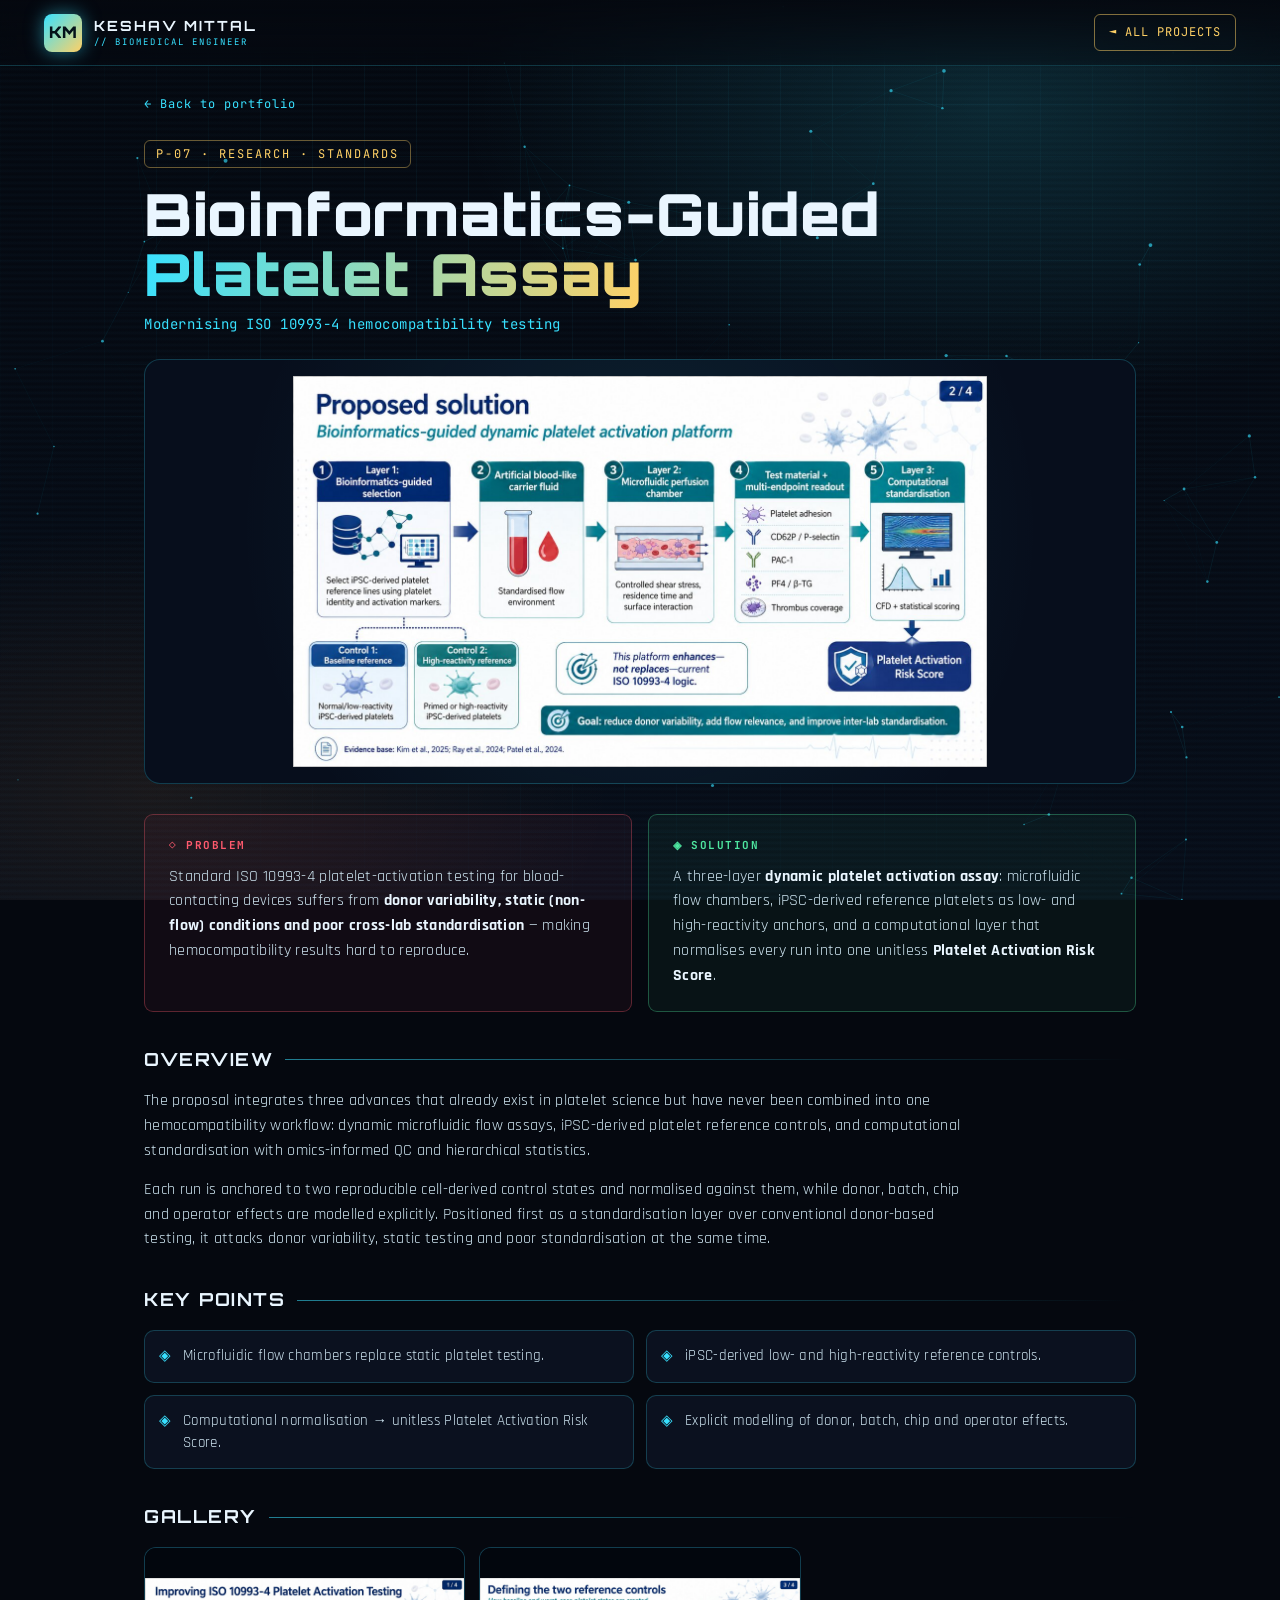
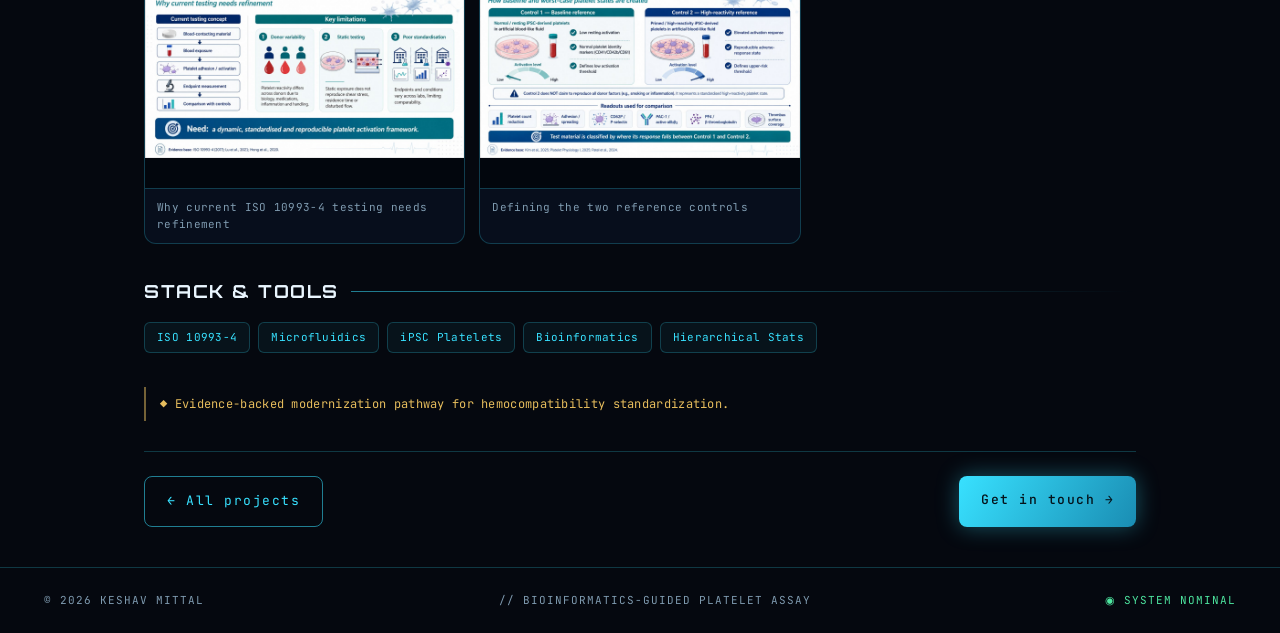
<file: projects/biocompatibility.html>
<!DOCTYPE html>
<html lang="en">
<head>
<meta charset="UTF-8">
<meta name="viewport" content="width=device-width, initial-scale=1.0">
<title>Bioinformatics-Guided Platelet Assay — Keshav Mittal</title>
<meta name="description" content="Modernising ISO 10993-4 hemocompatibility testing">
<link rel="preconnect" href="https://fonts.googleapis.com"><link rel="preconnect" href="https://fonts.gstatic.com" crossorigin><link href="https://fonts.googleapis.com/css2?family=Orbitron:wght@500;700;900&family=Rajdhani:wght@400;500;600;700&family=JetBrains+Mono:wght@400;500&display=swap" rel="stylesheet">
<link rel="stylesheet" href="../css/styles.css">
</head>
<body>
<canvas id="fx"></canvas>
<div class="grid-overlay"></div>
<div class="scanline"></div>

<header class="nav" id="nav">
  <a href="../index.html" class="brand">
    <span class="brand-mark">KM</span>
    <span class="brand-txt">KESHAV&nbsp;MITTAL<em>// BIOMEDICAL ENGINEER</em></span>
  </a>
  <a class="nav-cta" href="../index.html#projects">◄ ALL PROJECTS</a>
</header>

<main class="pd">
  <a class="pd-back" href="../index.html#projects">← Back to portfolio</a>
  <section class="pd-hero">
    <span class="pd-id">P-07 · RESEARCH · STANDARDS</span>
    <h1>Bioinformatics-Guided <span class="g">Platelet Assay</span></h1>
    <p class="pd-tag">Modernising ISO 10993-4 hemocompatibility testing</p>
    <div class="pd-lead"><img src="../assets/img/biocompat_solution.jpg" alt="Bioinformatics-Guided Platelet Assay"></div>
  </section>

  <div class="pd-ps">
    <div class="ps problem"><h5>◇ PROBLEM</h5><p>Standard ISO 10993-4 platelet-activation testing for blood-contacting devices suffers from <strong>donor variability, static (non-flow) conditions and poor cross-lab standardisation</strong> — making hemocompatibility results hard to reproduce.</p></div>
    <div class="ps solution"><h5>◈ SOLUTION</h5><p>A three-layer <strong>dynamic platelet activation assay</strong>: microfluidic flow chambers, iPSC-derived reference platelets as low- and high-reactivity anchors, and a computational layer that normalises every run into one unitless <strong>Platelet Activation Risk Score</strong>.</p></div>
  </div>

  <section class="pd-sec"><h2>OVERVIEW</h2><p>The proposal integrates three advances that already exist in platelet science but have never been combined into one hemocompatibility workflow: dynamic microfluidic flow assays, iPSC-derived platelet reference controls, and computational standardisation with omics-informed QC and hierarchical statistics.</p><p>Each run is anchored to two reproducible cell-derived control states and normalised against them, while donor, batch, chip and operator effects are modelled explicitly. Positioned first as a standardisation layer over conventional donor-based testing, it attacks donor variability, static testing and poor standardisation at the same time.</p></section>
  <section class="pd-sec"><h2>KEY POINTS</h2><ul class="pd-highlights"><li>Microfluidic flow chambers replace static platelet testing.</li><li>iPSC-derived low- and high-reactivity reference controls.</li><li>Computational normalisation → unitless Platelet Activation Risk Score.</li><li>Explicit modelling of donor, batch, chip and operator effects.</li></ul></section>
  <section class="pd-sec"><h2>GALLERY</h2><div class="pd-grid"><figure class="pd-fig" data-full="../assets/img/biocompat_problem.jpg"><div class="pf-media"><img src="../assets/img/biocompat_problem.jpg" alt="Why current ISO 10993-4 testing needs refinement" loading="lazy"></div><figcaption>Why current ISO 10993-4 testing needs refinement</figcaption></figure><figure class="pd-fig" data-full="../assets/img/biocompat_controls.jpg"><div class="pf-media"><img src="../assets/img/biocompat_controls.jpg" alt="Defining the two reference controls" loading="lazy"></div><figcaption>Defining the two reference controls</figcaption></figure></div></section>
  <section class="pd-sec"><h2>STACK &amp; TOOLS</h2><div class="pd-tools"><span>ISO 10993-4</span><span>Microfluidics</span><span>iPSC Platelets</span><span>Bioinformatics</span><span>Hierarchical Stats</span></div></section>
  <p class="pd-note">◆ Evidence-backed modernization pathway for hemocompatibility standardization.</p>

  <div class="pd-nav">
    <a class="btn btn-ghost" href="../index.html#projects">← All projects</a>
    <a class="btn btn-primary" href="../index.html#contact">Get in touch →</a>
  </div>
</main>

<footer class="footer">
  <span>© <span id="yr"></span> KESHAV MITTAL</span>
  <span class="foot-mid">// BIOINFORMATICS-GUIDED PLATELET ASSAY</span>
  <span class="foot-blink">◉ SYSTEM NOMINAL</span>
</footer>

<div class="lightbox" id="lightbox"><span class="lb-close">✕</span><img alt=""></div>
<script src="../js/main.js"></script>
<script>
(function(){var lb=document.getElementById('lightbox');var im=lb.querySelector('img');
document.querySelectorAll('.pd-fig[data-full]').forEach(function(f){f.addEventListener('click',function(){im.src=f.getAttribute('data-full');lb.classList.add('on');});});
lb.addEventListener('click',function(){lb.classList.remove('on');im.src='';});})();
</script>
</body>
</html>
</file>
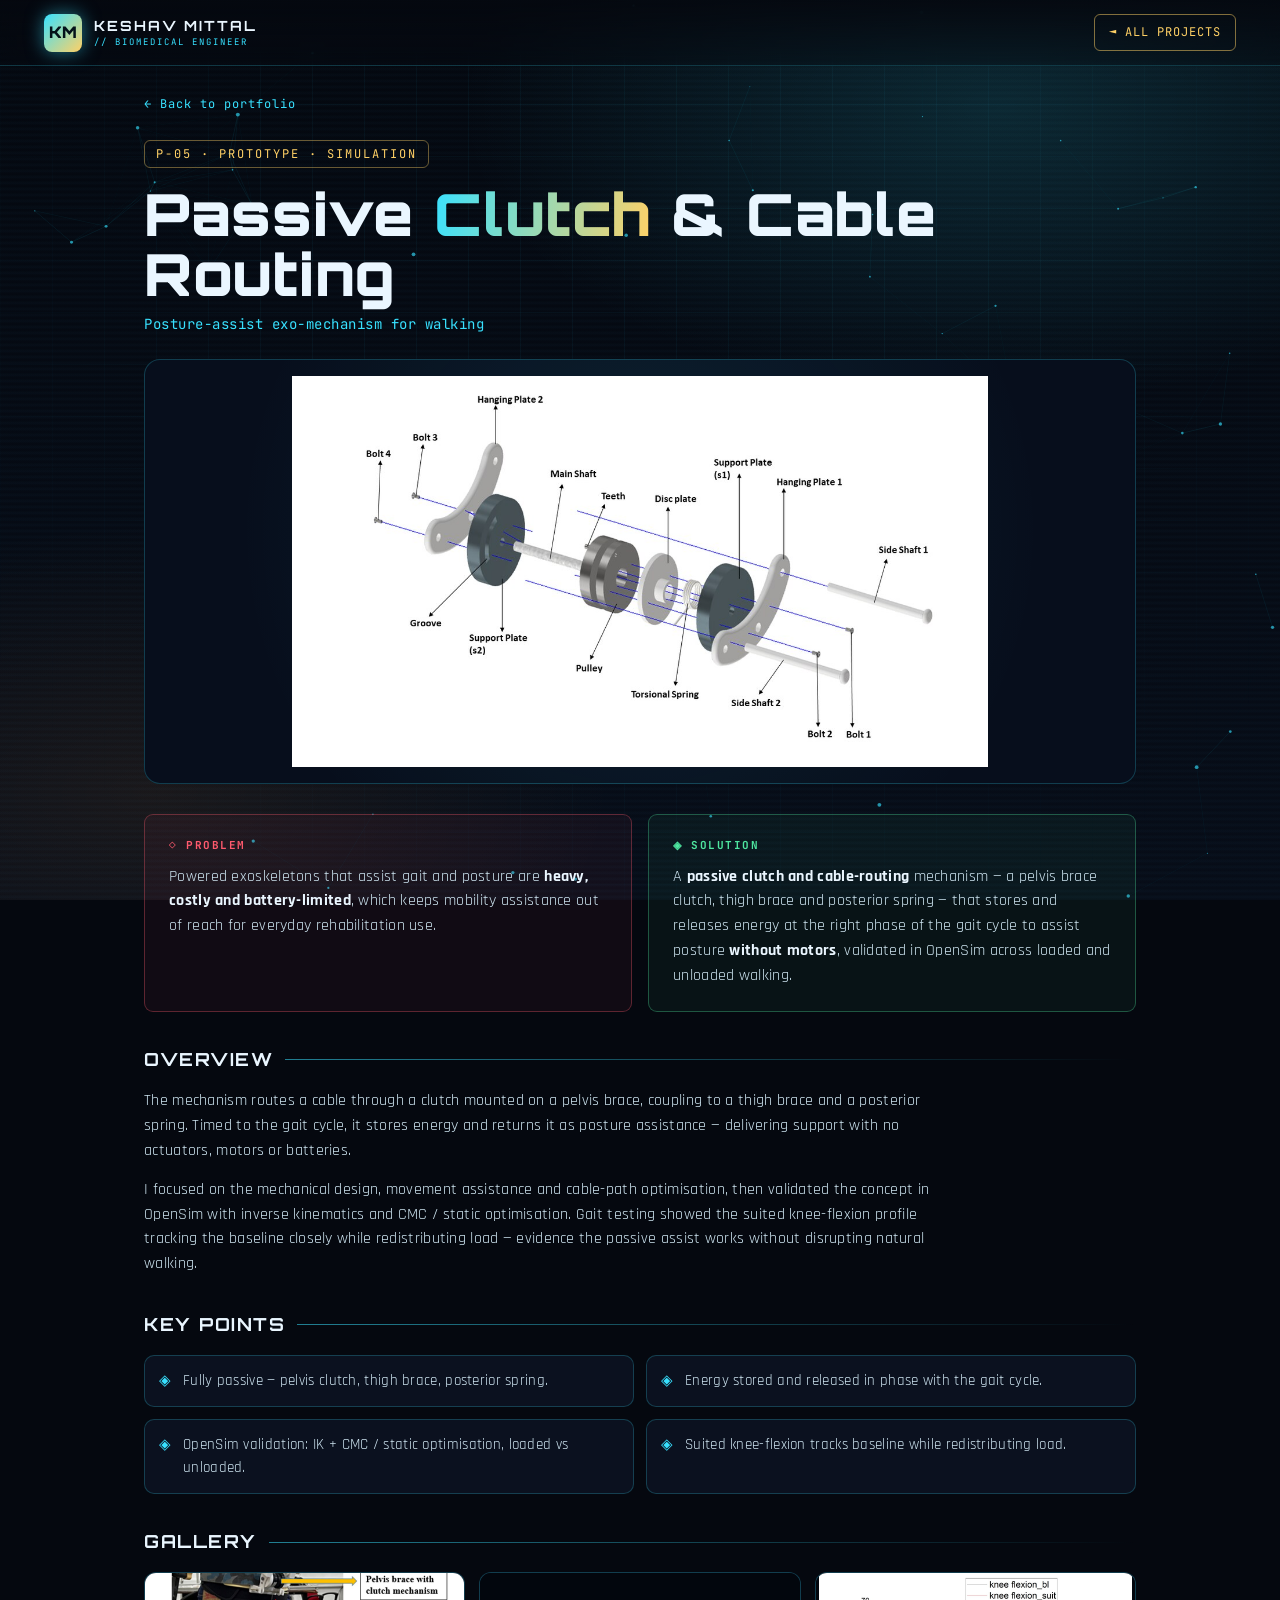
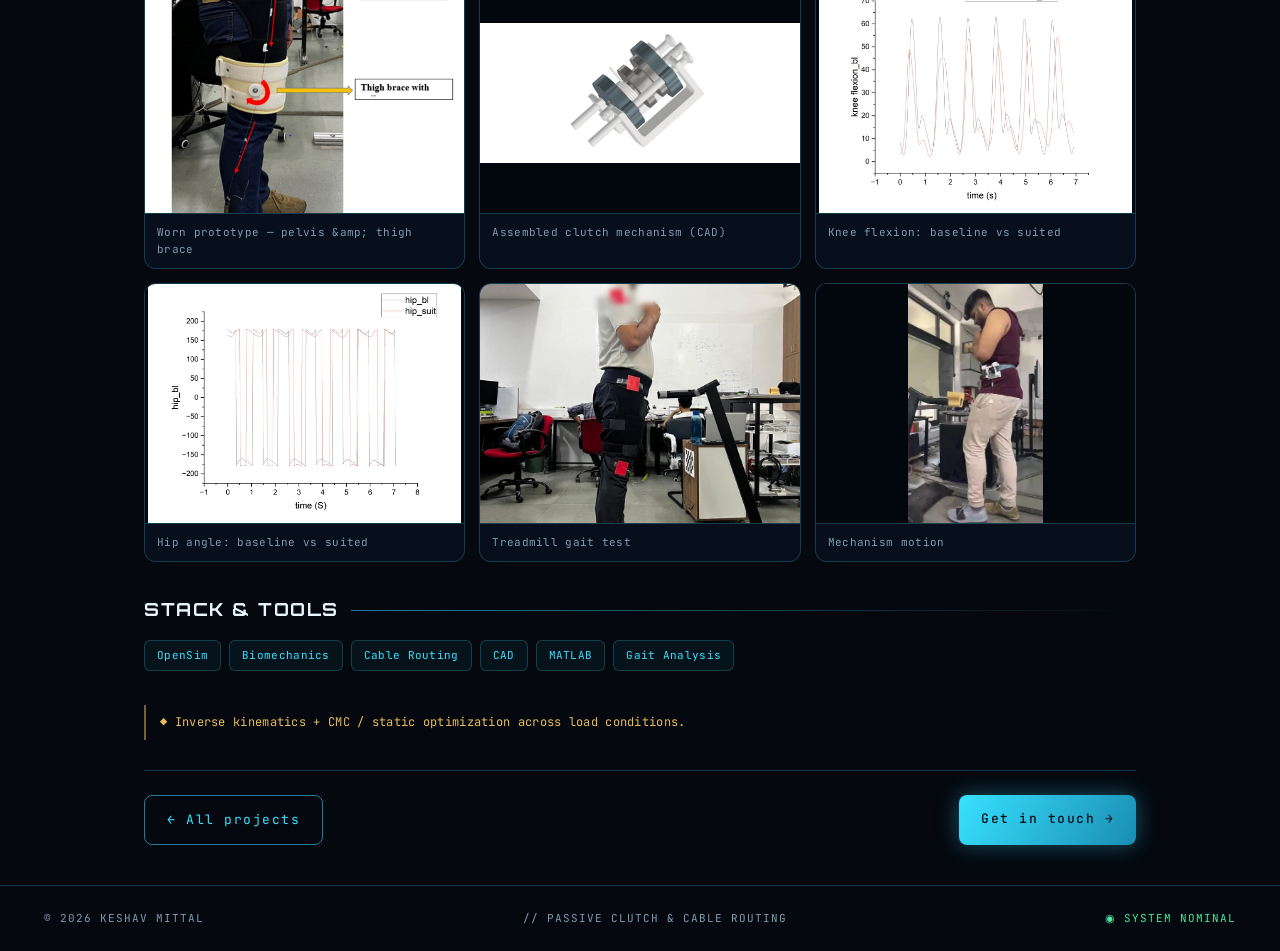
<file: projects/clutch.html>
<!DOCTYPE html>
<html lang="en">
<head>
<meta charset="UTF-8">
<meta name="viewport" content="width=device-width, initial-scale=1.0">
<title>Passive Clutch &amp; Cable Routing — Keshav Mittal</title>
<meta name="description" content="Posture-assist exo-mechanism for walking">
<link rel="preconnect" href="https://fonts.googleapis.com"><link rel="preconnect" href="https://fonts.gstatic.com" crossorigin><link href="https://fonts.googleapis.com/css2?family=Orbitron:wght@500;700;900&family=Rajdhani:wght@400;500;600;700&family=JetBrains+Mono:wght@400;500&display=swap" rel="stylesheet">
<link rel="stylesheet" href="../css/styles.css">
</head>
<body>
<canvas id="fx"></canvas>
<div class="grid-overlay"></div>
<div class="scanline"></div>

<header class="nav" id="nav">
  <a href="../index.html" class="brand">
    <span class="brand-mark">KM</span>
    <span class="brand-txt">KESHAV&nbsp;MITTAL<em>// BIOMEDICAL ENGINEER</em></span>
  </a>
  <a class="nav-cta" href="../index.html#projects">◄ ALL PROJECTS</a>
</header>

<main class="pd">
  <a class="pd-back" href="../index.html#projects">← Back to portfolio</a>
  <section class="pd-hero">
    <span class="pd-id">P-05 · PROTOTYPE · SIMULATION</span>
    <h1>Passive <span class="g">Clutch</span> &amp; Cable Routing</h1>
    <p class="pd-tag">Posture-assist exo-mechanism for walking</p>
    <div class="pd-lead"><img src="../assets/img/clutch_cad.jpg" alt="Passive Clutch &amp; Cable Routing"></div>
  </section>

  <div class="pd-ps">
    <div class="ps problem"><h5>◇ PROBLEM</h5><p>Powered exoskeletons that assist gait and posture are <strong>heavy, costly and battery-limited</strong>, which keeps mobility assistance out of reach for everyday rehabilitation use.</p></div>
    <div class="ps solution"><h5>◈ SOLUTION</h5><p>A <strong>passive clutch and cable-routing</strong> mechanism — a pelvis brace clutch, thigh brace and posterior spring — that stores and releases energy at the right phase of the gait cycle to assist posture <strong>without motors</strong>, validated in OpenSim across loaded and unloaded walking.</p></div>
  </div>

  <section class="pd-sec"><h2>OVERVIEW</h2><p>The mechanism routes a cable through a clutch mounted on a pelvis brace, coupling to a thigh brace and a posterior spring. Timed to the gait cycle, it stores energy and returns it as posture assistance — delivering support with no actuators, motors or batteries.</p><p>I focused on the mechanical design, movement assistance and cable-path optimisation, then validated the concept in OpenSim with inverse kinematics and CMC / static optimisation. Gait testing showed the suited knee-flexion profile tracking the baseline closely while redistributing load — evidence the passive assist works without disrupting natural walking.</p></section>
  <section class="pd-sec"><h2>KEY POINTS</h2><ul class="pd-highlights"><li>Fully passive — pelvis clutch, thigh brace, posterior spring.</li><li>Energy stored and released in phase with the gait cycle.</li><li>OpenSim validation: IK + CMC / static optimisation, loaded vs unloaded.</li><li>Suited knee-flexion tracks baseline while redistributing load.</li></ul></section>
  <section class="pd-sec"><h2>GALLERY</h2><div class="pd-grid"><figure class="pd-fig cover" data-full="../assets/img/clutch_device.jpg"><div class="pf-media"><img src="../assets/img/clutch_device.jpg" alt="Worn prototype — pelvis &amp;amp; thigh brace" loading="lazy"></div><figcaption>Worn prototype — pelvis &amp;amp; thigh brace</figcaption></figure><figure class="pd-fig" data-full="../assets/img/clutch_cad2.jpg"><div class="pf-media"><img src="../assets/img/clutch_cad2.jpg" alt="Assembled clutch mechanism (CAD)" loading="lazy"></div><figcaption>Assembled clutch mechanism (CAD)</figcaption></figure><figure class="pd-fig" data-full="../assets/img/clutch_knee.jpg"><div class="pf-media"><img src="../assets/img/clutch_knee.jpg" alt="Knee flexion: baseline vs suited" loading="lazy"></div><figcaption>Knee flexion: baseline vs suited</figcaption></figure><figure class="pd-fig" data-full="../assets/img/clutch_hip.jpg"><div class="pf-media"><img src="../assets/img/clutch_hip.jpg" alt="Hip angle: baseline vs suited" loading="lazy"></div><figcaption>Hip angle: baseline vs suited</figcaption></figure><figure class="pd-fig cover" data-full="../assets/img/clutch_test.jpg"><div class="pf-media"><img src="../assets/img/clutch_test.jpg" alt="Treadmill gait test" loading="lazy"></div><figcaption>Treadmill gait test</figcaption></figure><figure class="pd-fig" data-video="../assets/img/clutch.mp4"><div class="pf-media"><video autoplay muted loop playsinline poster="../assets/img/clutch_poster.jpg"><source src="../assets/img/clutch.mp4" type="video/mp4"></video></div><figcaption>Mechanism motion</figcaption></figure></div></section>
  <section class="pd-sec"><h2>STACK &amp; TOOLS</h2><div class="pd-tools"><span>OpenSim</span><span>Biomechanics</span><span>Cable Routing</span><span>CAD</span><span>MATLAB</span><span>Gait Analysis</span></div></section>
  <p class="pd-note">◆ Inverse kinematics + CMC / static optimization across load conditions.</p>

  <div class="pd-nav">
    <a class="btn btn-ghost" href="../index.html#projects">← All projects</a>
    <a class="btn btn-primary" href="../index.html#contact">Get in touch →</a>
  </div>
</main>

<footer class="footer">
  <span>© <span id="yr"></span> KESHAV MITTAL</span>
  <span class="foot-mid">// PASSIVE CLUTCH &AMP; CABLE ROUTING</span>
  <span class="foot-blink">◉ SYSTEM NOMINAL</span>
</footer>

<div class="lightbox" id="lightbox"><span class="lb-close">✕</span><div class="lb-body"></div></div>
<script src="../js/main.js"></script>
<script>
(function(){var lb=document.getElementById('lightbox');var body=lb.querySelector('.lb-body');
document.querySelectorAll('.pd-fig').forEach(function(f){f.addEventListener('click',function(){var img=f.getAttribute('data-full');var vid=f.getAttribute('data-video');if(vid){body.innerHTML='<video src="'+vid+'" controls autoplay loop playsinline></video>';}else if(img){body.innerHTML='<img alt="" src="'+img+'">';}else{return;}lb.classList.add('on');});});
lb.addEventListener('click',function(e){if(e.target&&e.target.closest&&e.target.closest('video'))return;lb.classList.remove('on');body.innerHTML='';});})();
</script>
</body>
</html>
</file>
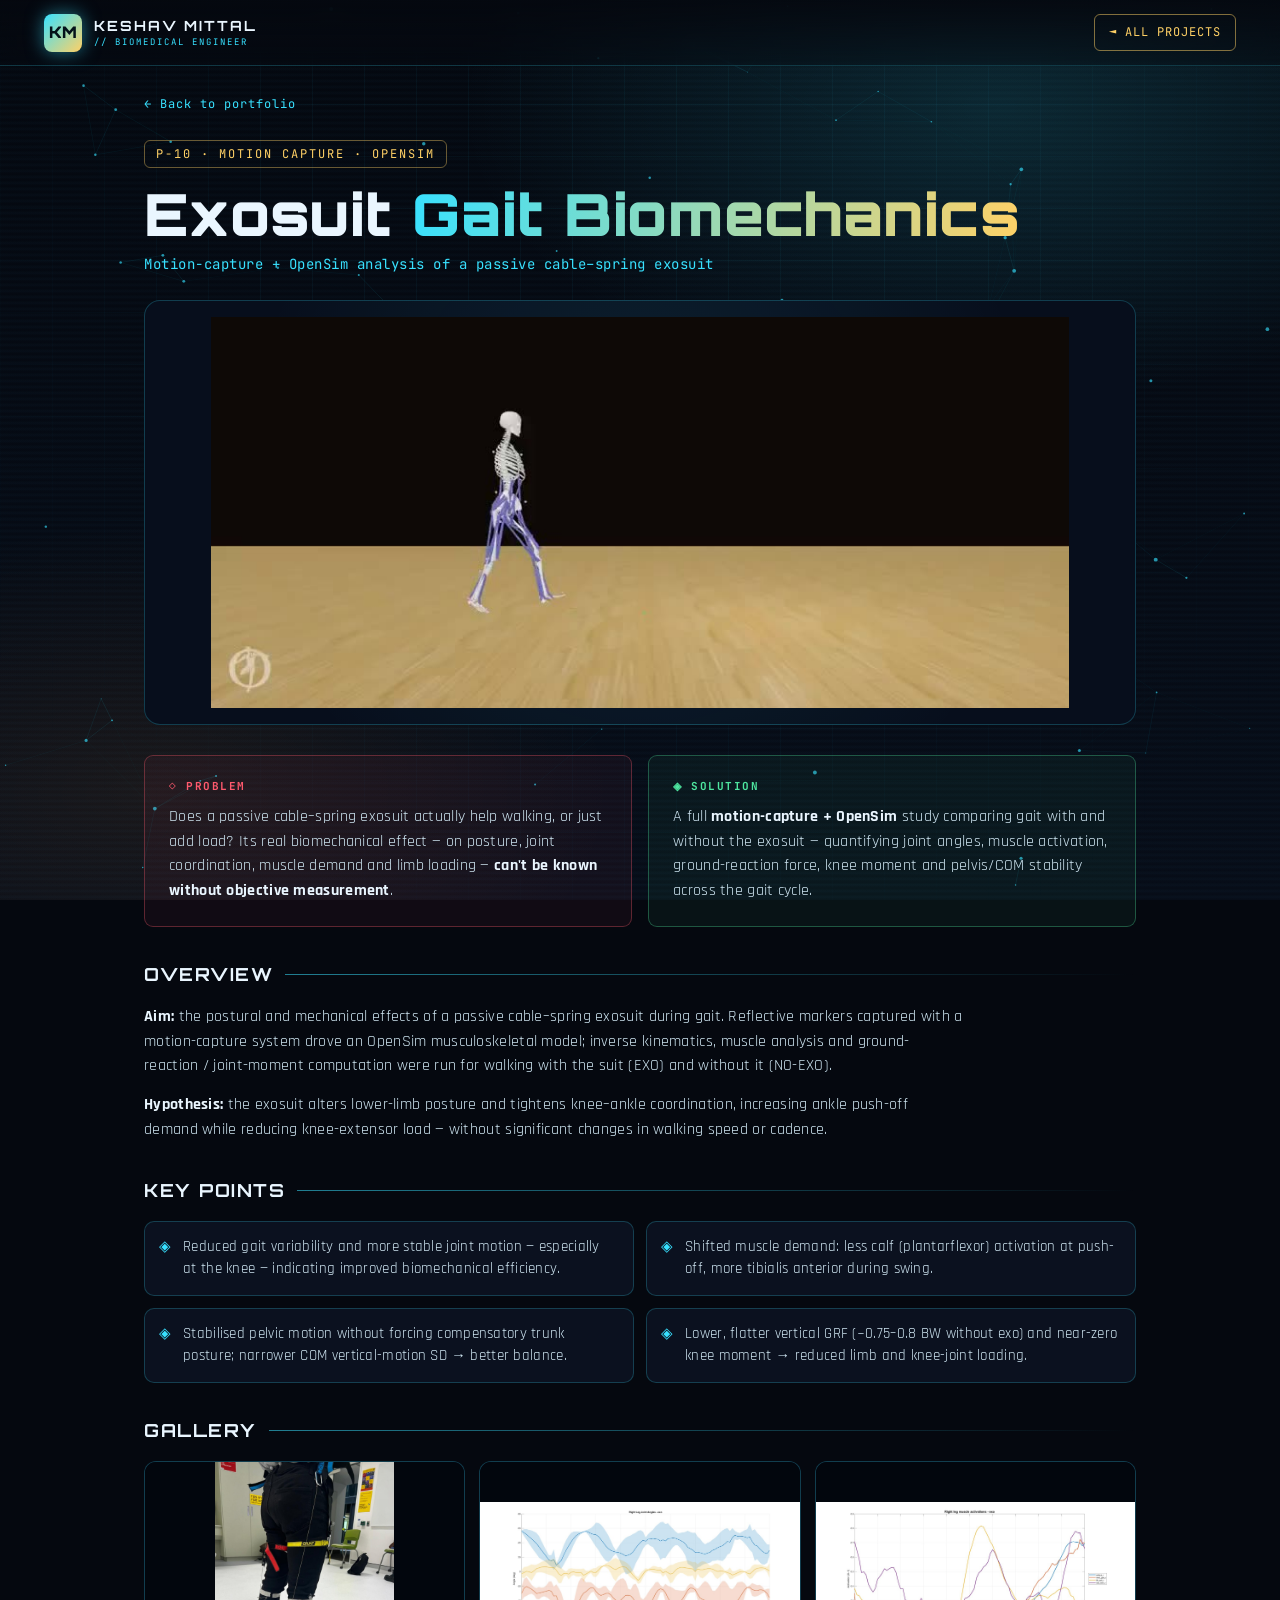
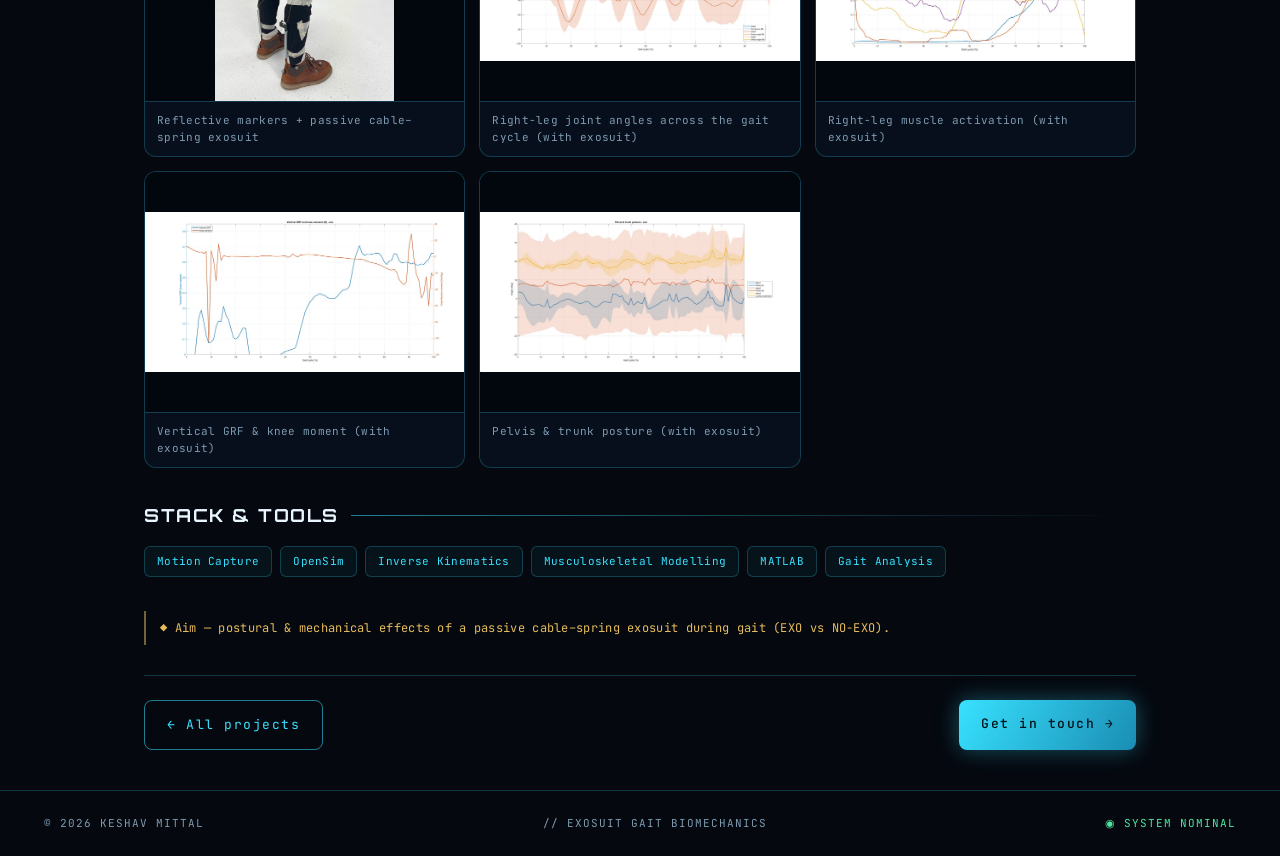
<file: projects/gait-biomechanics.html>
<!DOCTYPE html>
<html lang="en">
<head>
<meta charset="UTF-8">
<meta name="viewport" content="width=device-width, initial-scale=1.0">
<title>Exosuit Gait Biomechanics — Keshav Mittal</title>
<meta name="description" content="Motion-capture + OpenSim analysis of a passive cable–spring exosuit">
<link rel="preconnect" href="https://fonts.googleapis.com"><link rel="preconnect" href="https://fonts.gstatic.com" crossorigin><link href="https://fonts.googleapis.com/css2?family=Orbitron:wght@500;700;900&family=Rajdhani:wght@400;500;600;700&family=JetBrains+Mono:wght@400;500&display=swap" rel="stylesheet">
<link rel="stylesheet" href="../css/styles.css">
</head>
<body>
<canvas id="fx"></canvas>
<div class="grid-overlay"></div>
<div class="scanline"></div>

<header class="nav" id="nav">
  <a href="../index.html" class="brand">
    <span class="brand-mark">KM</span>
    <span class="brand-txt">KESHAV&nbsp;MITTAL<em>// BIOMEDICAL ENGINEER</em></span>
  </a>
  <a class="nav-cta" href="../index.html#projects">◄ ALL PROJECTS</a>
</header>

<main class="pd">
  <a class="pd-back" href="../index.html#projects">← Back to portfolio</a>
  <section class="pd-hero">
    <span class="pd-id">P-10 · MOTION CAPTURE · OPENSIM</span>
    <h1>Exosuit <span class="g">Gait Biomechanics</span></h1>
    <p class="pd-tag">Motion-capture + OpenSim analysis of a passive cable–spring exosuit</p>
    <div class="pd-lead"><video autoplay muted loop playsinline poster="../assets/img/mocap_opensim_poster.jpg"><source src="../assets/img/mocap_opensim.mp4" type="video/mp4"></video></div>
  </section>

  <div class="pd-ps">
    <div class="ps problem"><h5>◇ PROBLEM</h5><p>Does a passive cable–spring exosuit actually help walking, or just add load? Its real biomechanical effect — on posture, joint coordination, muscle demand and limb loading — <strong>can't be known without objective measurement</strong>.</p></div>
    <div class="ps solution"><h5>◈ SOLUTION</h5><p>A full <strong>motion-capture + OpenSim</strong> study comparing gait with and without the exosuit — quantifying joint angles, muscle activation, ground-reaction force, knee moment and pelvis/COM stability across the gait cycle.</p></div>
  </div>

  <section class="pd-sec"><h2>OVERVIEW</h2><p><strong>Aim:</strong> the postural and mechanical effects of a passive cable–spring exosuit during gait. Reflective markers captured with a motion-capture system drove an OpenSim musculoskeletal model; inverse kinematics, muscle analysis and ground-reaction / joint-moment computation were run for walking with the suit (EXO) and without it (NO-EXO).</p><p><strong>Hypothesis:</strong> the exosuit alters lower-limb posture and tightens knee–ankle coordination, increasing ankle push-off demand while reducing knee-extensor load — without significant changes in walking speed or cadence.</p></section>
  <section class="pd-sec"><h2>KEY POINTS</h2><ul class="pd-highlights"><li>Reduced gait variability and more stable joint motion — especially at the knee — indicating improved biomechanical efficiency.</li><li>Shifted muscle demand: less calf (plantarflexor) activation at push-off, more tibialis anterior during swing.</li><li>Stabilised pelvic motion without forcing compensatory trunk posture; narrower COM vertical-motion SD → better balance.</li><li>Lower, flatter vertical GRF (~0.75–0.8 BW without exo) and near-zero knee moment → reduced limb and knee-joint loading.</li></ul></section>
  <section class="pd-sec"><h2>GALLERY</h2><div class="pd-grid"><figure class="pd-fig" data-full="../assets/img/mocap_suit.jpg"><div class="pf-media"><img src="../assets/img/mocap_suit.jpg" alt="Reflective markers + passive cable–spring exosuit" loading="lazy"></div><figcaption>Reflective markers + passive cable–spring exosuit</figcaption></figure><figure class="pd-fig" data-full="../assets/img/mocap_joints.jpg"><div class="pf-media"><img src="../assets/img/mocap_joints.jpg" alt="Right-leg joint angles across the gait cycle (with exosuit)" loading="lazy"></div><figcaption>Right-leg joint angles across the gait cycle (with exosuit)</figcaption></figure><figure class="pd-fig" data-full="../assets/img/mocap_muscle.jpg"><div class="pf-media"><img src="../assets/img/mocap_muscle.jpg" alt="Right-leg muscle activation (with exosuit)" loading="lazy"></div><figcaption>Right-leg muscle activation (with exosuit)</figcaption></figure><figure class="pd-fig" data-full="../assets/img/mocap_grf.jpg"><div class="pf-media"><img src="../assets/img/mocap_grf.jpg" alt="Vertical GRF &amp;amp; knee moment (with exosuit)" loading="lazy"></div><figcaption>Vertical GRF &amp; knee moment (with exosuit)</figcaption></figure><figure class="pd-fig" data-full="../assets/img/mocap_pelvis.jpg"><div class="pf-media"><img src="../assets/img/mocap_pelvis.jpg" alt="Pelvis &amp;amp; trunk posture (with exosuit)" loading="lazy"></div><figcaption>Pelvis &amp; trunk posture (with exosuit)</figcaption></figure></div></section>
  <section class="pd-sec"><h2>STACK &amp; TOOLS</h2><div class="pd-tools"><span>Motion Capture</span><span>OpenSim</span><span>Inverse Kinematics</span><span>Musculoskeletal Modelling</span><span>MATLAB</span><span>Gait Analysis</span></div></section>
  <p class="pd-note">◆ Aim — postural &amp; mechanical effects of a passive cable–spring exosuit during gait (EXO vs NO-EXO).</p>

  <div class="pd-nav">
    <a class="btn btn-ghost" href="../index.html#projects">← All projects</a>
    <a class="btn btn-primary" href="../index.html#contact">Get in touch →</a>
  </div>
</main>

<footer class="footer">
  <span>© <span id="yr"></span> KESHAV MITTAL</span>
  <span class="foot-mid">// EXOSUIT GAIT BIOMECHANICS</span>
  <span class="foot-blink">◉ SYSTEM NOMINAL</span>
</footer>

<div class="lightbox" id="lightbox"><span class="lb-close">✕</span><img alt=""></div>
<script src="../js/main.js"></script>
<script>
(function(){var lb=document.getElementById('lightbox');var im=lb.querySelector('img');
document.querySelectorAll('.pd-fig[data-full]').forEach(function(f){f.addEventListener('click',function(){im.src=f.getAttribute('data-full');lb.classList.add('on');});});
lb.addEventListener('click',function(){lb.classList.remove('on');im.src='';});})();
</script>
</body>
</html>
</file>
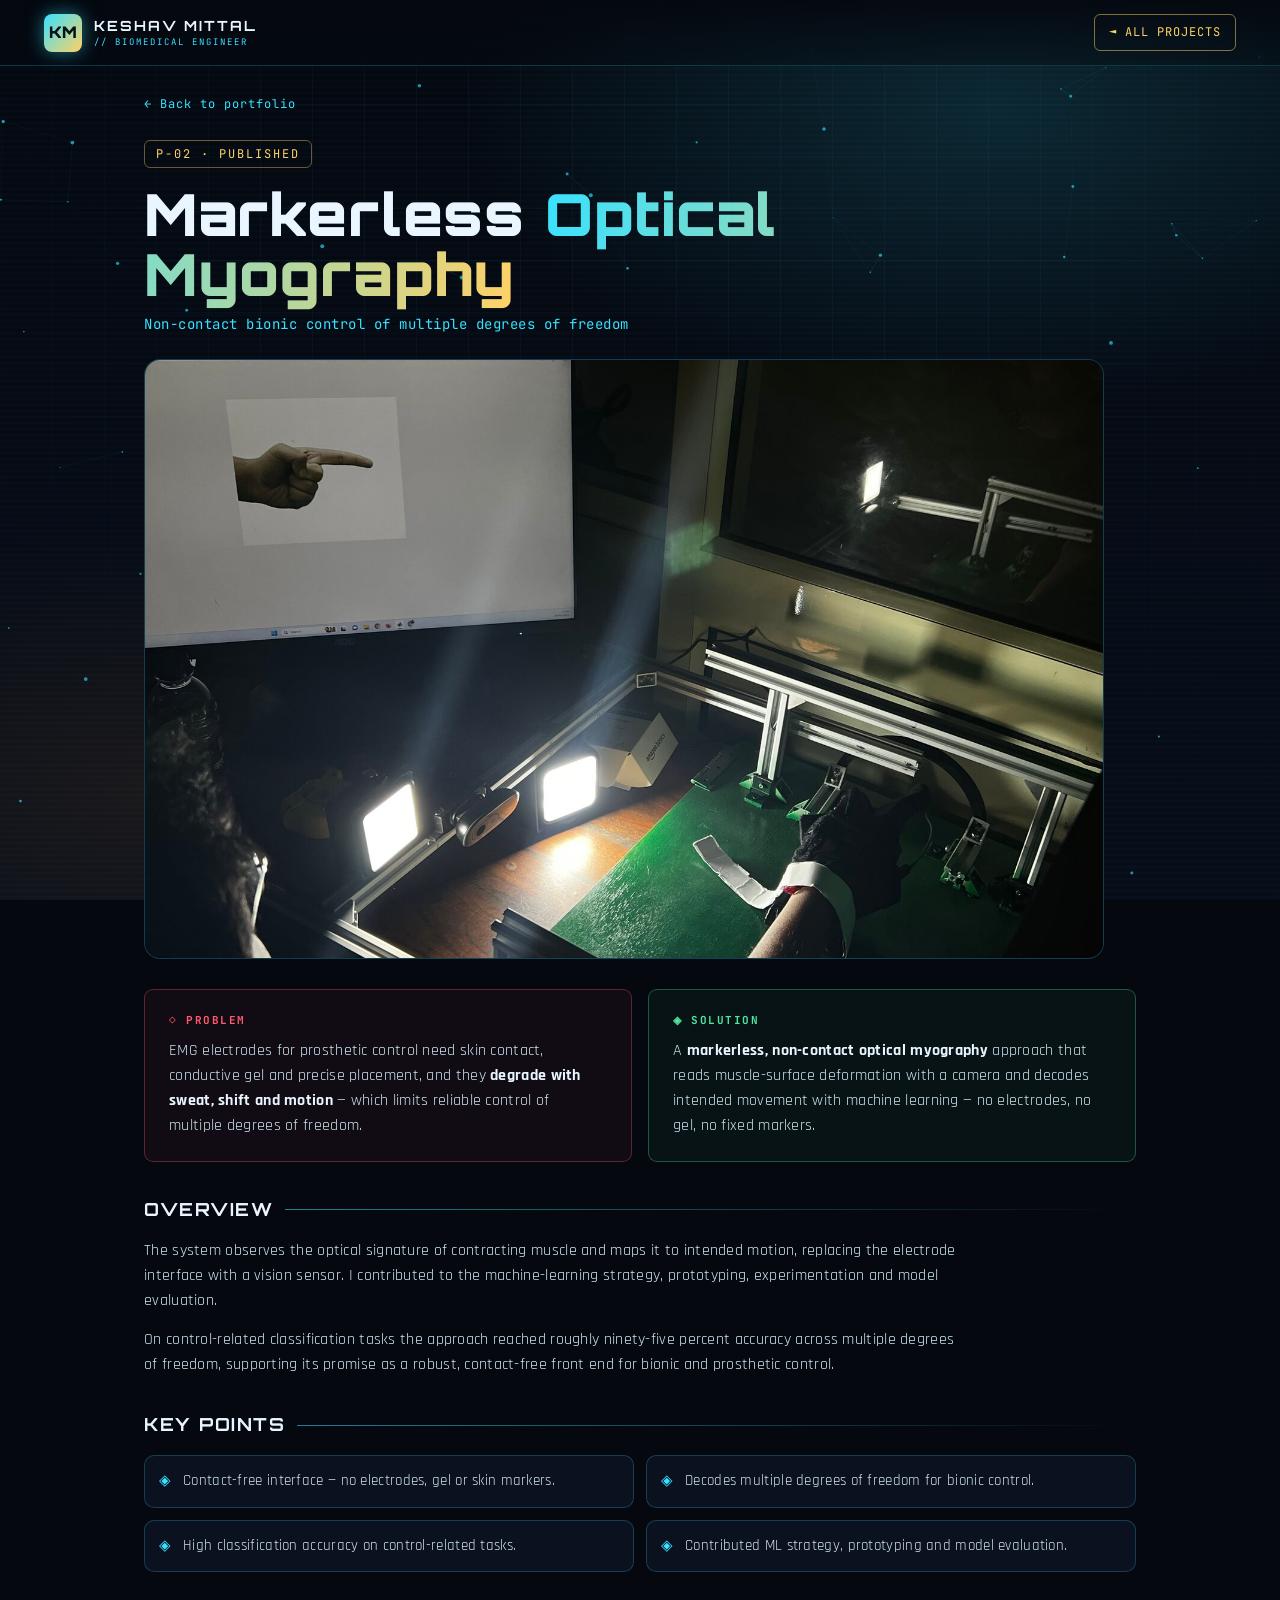
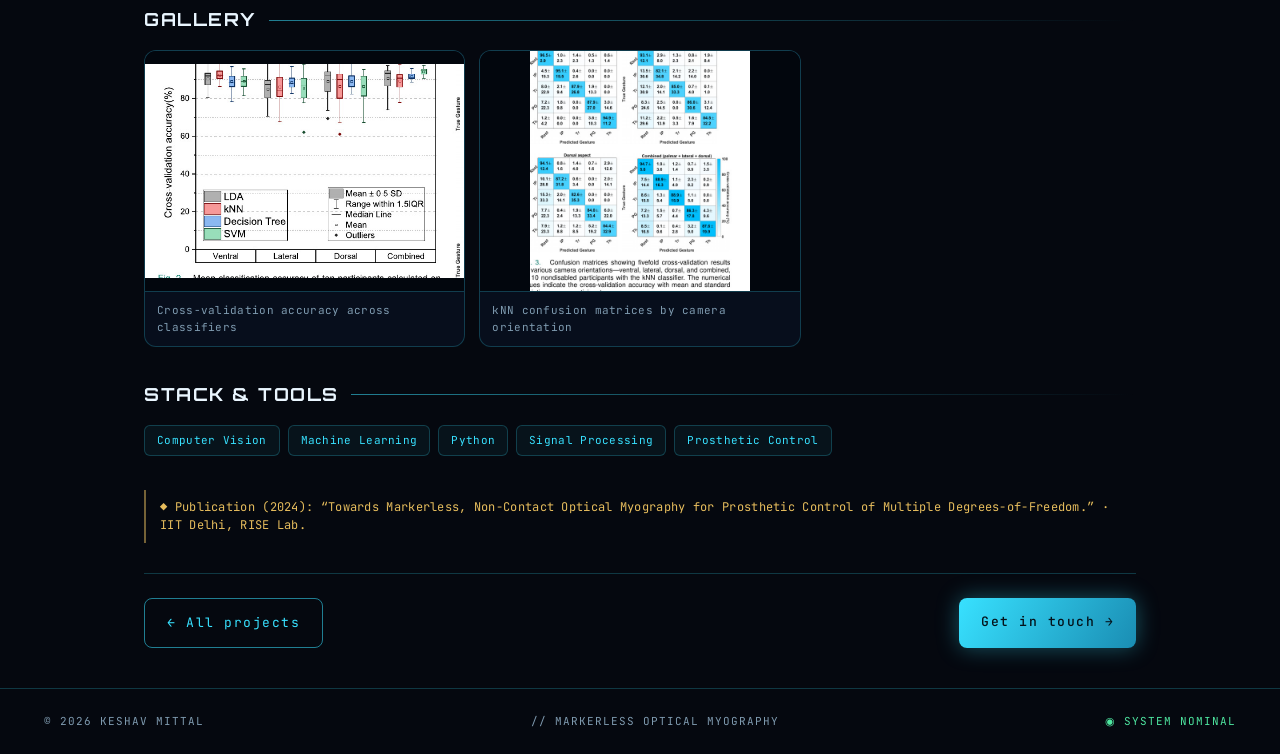
<file: projects/optical-myography.html>
<!DOCTYPE html>
<html lang="en">
<head>
<meta charset="UTF-8">
<meta name="viewport" content="width=device-width, initial-scale=1.0">
<title>Markerless Optical Myography — Keshav Mittal</title>
<meta name="description" content="Non-contact bionic control of multiple degrees of freedom">
<link rel="preconnect" href="https://fonts.googleapis.com"><link rel="preconnect" href="https://fonts.gstatic.com" crossorigin><link href="https://fonts.googleapis.com/css2?family=Orbitron:wght@500;700;900&family=Rajdhani:wght@400;500;600;700&family=JetBrains+Mono:wght@400;500&display=swap" rel="stylesheet">
<link rel="stylesheet" href="../css/styles.css">
</head>
<body>
<canvas id="fx"></canvas>
<div class="grid-overlay"></div>
<div class="scanline"></div>

<header class="nav" id="nav">
  <a href="../index.html" class="brand">
    <span class="brand-mark">KM</span>
    <span class="brand-txt">KESHAV&nbsp;MITTAL<em>// BIOMEDICAL ENGINEER</em></span>
  </a>
  <a class="nav-cta" href="../index.html#projects">◄ ALL PROJECTS</a>
</header>

<main class="pd">
  <a class="pd-back" href="../index.html#projects">← Back to portfolio</a>
  <section class="pd-hero">
    <span class="pd-id">P-02 · PUBLISHED</span>
    <h1>Markerless <span class="g">Optical Myography</span></h1>
    <p class="pd-tag">Non-contact bionic control of multiple degrees of freedom</p>
    <div class="pd-lead cover" style="aspect-ratio:16/10;max-height:600px"><img src="../assets/img/omg_setup_photo.jpg" alt="Markerless optical myography experimental rig — camera, lighting and gesture prompt"></div>
  </section>

  <div class="pd-ps">
    <div class="ps problem"><h5>◇ PROBLEM</h5><p>EMG electrodes for prosthetic control need skin contact, conductive gel and precise placement, and they <strong>degrade with sweat, shift and motion</strong> — which limits reliable control of multiple degrees of freedom.</p></div>
    <div class="ps solution"><h5>◈ SOLUTION</h5><p>A <strong>markerless, non-contact optical myography</strong> approach that reads muscle-surface deformation with a camera and decodes intended movement with machine learning — no electrodes, no gel, no fixed markers.</p></div>
  </div>

  <section class="pd-sec"><h2>OVERVIEW</h2><p>The system observes the optical signature of contracting muscle and maps it to intended motion, replacing the electrode interface with a vision sensor. I contributed to the machine-learning strategy, prototyping, experimentation and model evaluation.</p><p>On control-related classification tasks the approach reached roughly ninety-five percent accuracy across multiple degrees of freedom, supporting its promise as a robust, contact-free front end for bionic and prosthetic control.</p></section>
  <section class="pd-sec"><h2>KEY POINTS</h2><ul class="pd-highlights"><li>Contact-free interface — no electrodes, gel or skin markers.</li><li>Decodes multiple degrees of freedom for bionic control.</li><li>High classification accuracy on control-related tasks.</li><li>Contributed ML strategy, prototyping and model evaluation.</li></ul></section>
  <section class="pd-sec"><h2>GALLERY</h2><div class="pd-grid"><figure class="pd-fig" data-full="../assets/img/omg_accuracy.jpg"><div class="pf-media"><img src="../assets/img/omg_accuracy.jpg" alt="Cross-validation accuracy across classifiers" loading="lazy"></div><figcaption>Cross-validation accuracy across classifiers</figcaption></figure><figure class="pd-fig" data-full="../assets/img/omg_confusion.jpg"><div class="pf-media"><img src="../assets/img/omg_confusion.jpg" alt="kNN confusion matrices by camera orientation" loading="lazy"></div><figcaption>kNN confusion matrices by camera orientation</figcaption></figure></div></section>
  
  <section class="pd-sec"><h2>STACK &amp; TOOLS</h2><div class="pd-tools"><span>Computer Vision</span><span>Machine Learning</span><span>Python</span><span>Signal Processing</span><span>Prosthetic Control</span></div></section>
  <p class="pd-note">◆ Publication (2024): “Towards Markerless, Non-Contact Optical Myography for Prosthetic Control of Multiple Degrees-of-Freedom.” · IIT Delhi, RISE Lab.</p>

  <div class="pd-nav">
    <a class="btn btn-ghost" href="../index.html#projects">← All projects</a>
    <a class="btn btn-primary" href="../index.html#contact">Get in touch →</a>
  </div>
</main>

<footer class="footer">
  <span>© <span id="yr"></span> KESHAV MITTAL</span>
  <span class="foot-mid">// MARKERLESS OPTICAL MYOGRAPHY</span>
  <span class="foot-blink">◉ SYSTEM NOMINAL</span>
</footer>

<div class="lightbox" id="lightbox"><span class="lb-close">✕</span><img alt=""></div>
<script src="../js/main.js"></script>
<script>
(function(){var lb=document.getElementById('lightbox');var im=lb.querySelector('img');
document.querySelectorAll('.pd-fig[data-full]').forEach(function(f){f.addEventListener('click',function(){im.src=f.getAttribute('data-full');lb.classList.add('on');});});
lb.addEventListener('click',function(){lb.classList.remove('on');im.src='';});})();
</script>
</body>
</html>
</file>
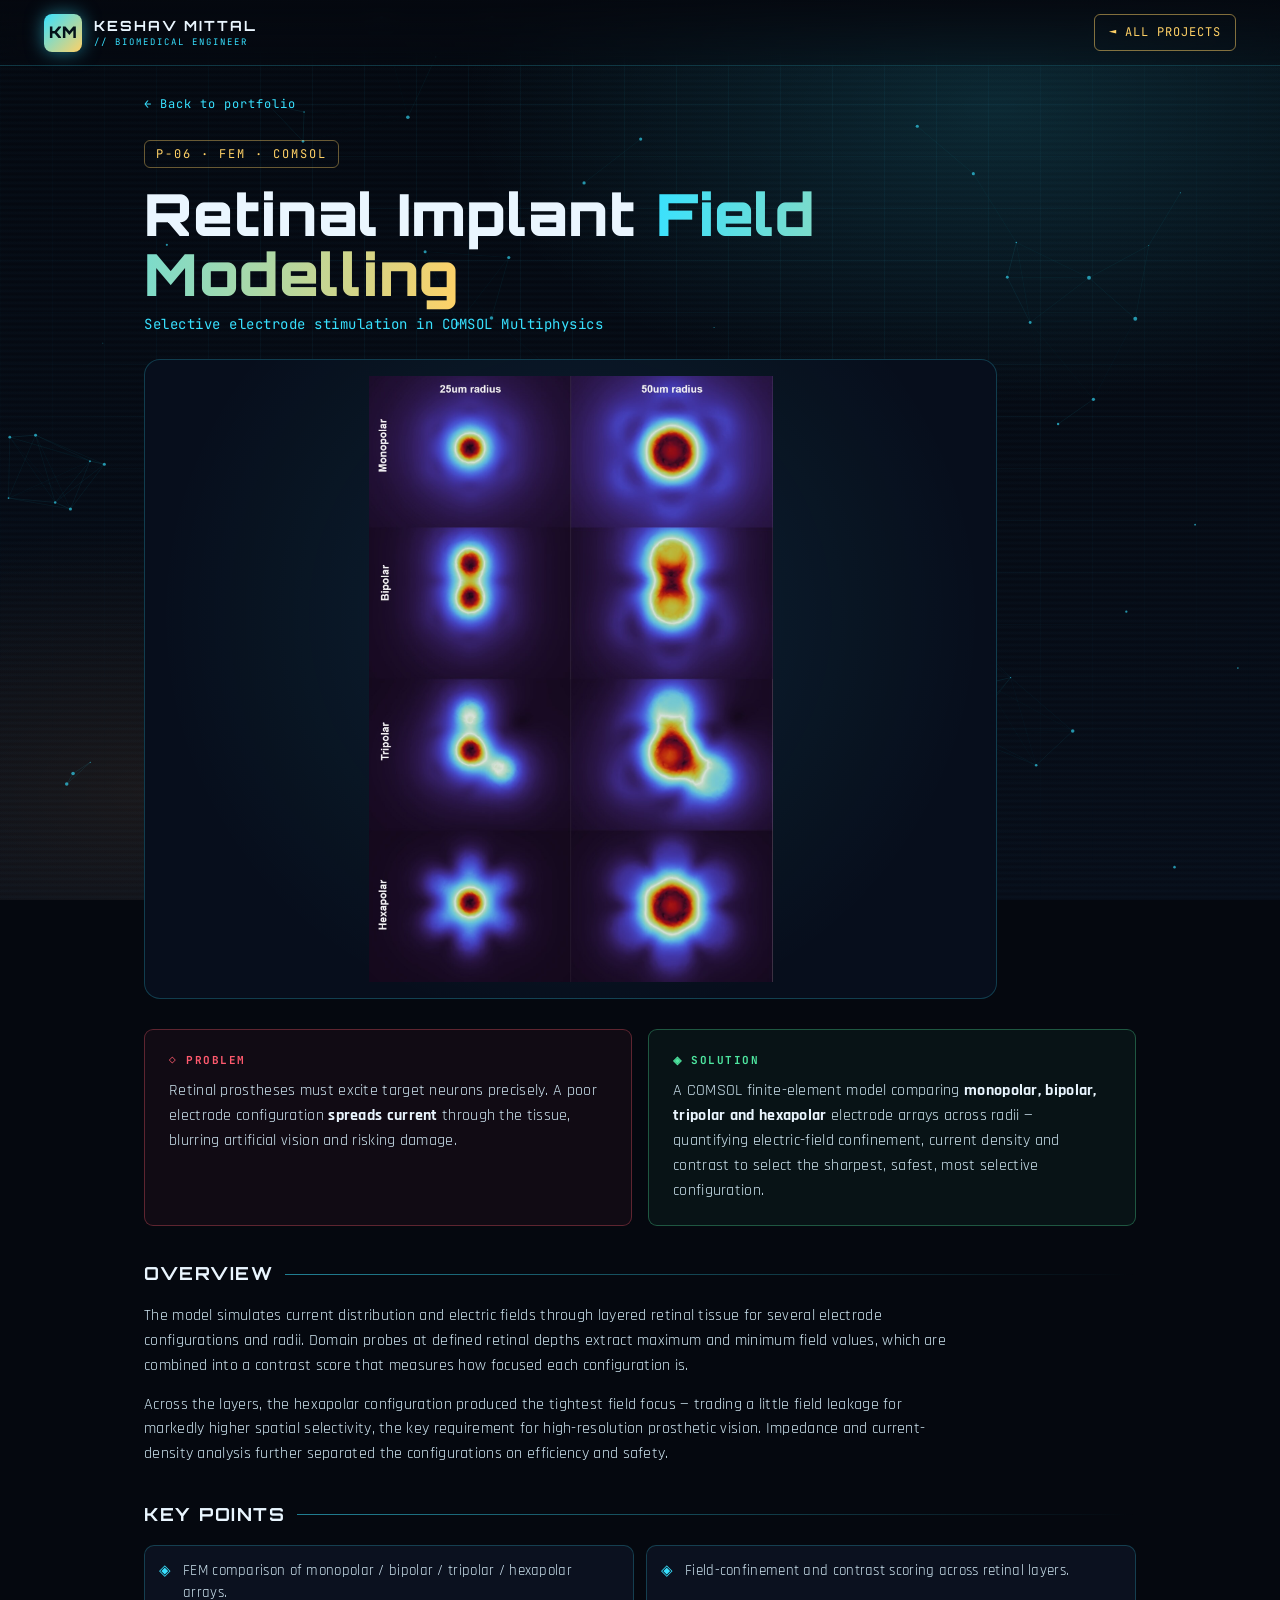
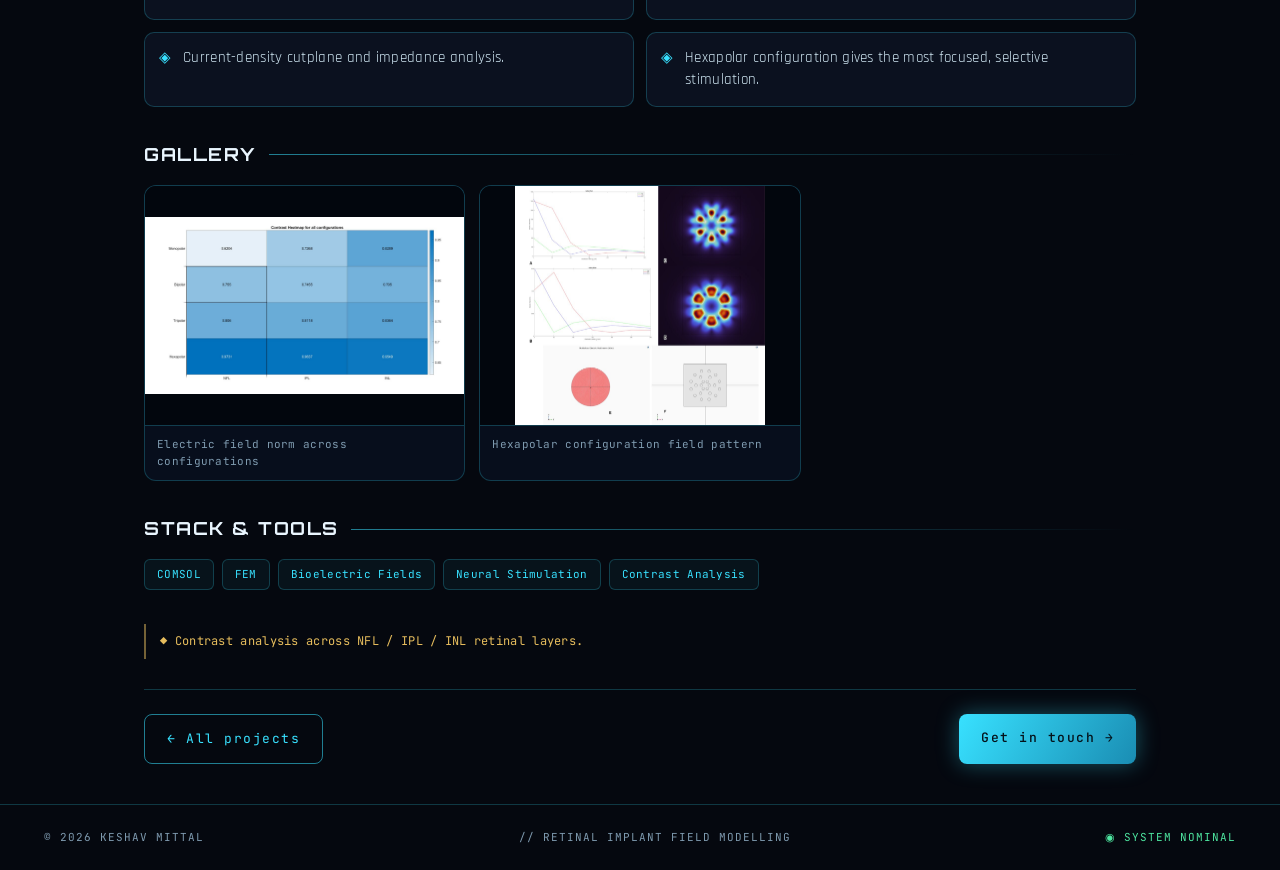
<file: projects/retina.html>
<!DOCTYPE html>
<html lang="en">
<head>
<meta charset="UTF-8">
<meta name="viewport" content="width=device-width, initial-scale=1.0">
<title>Retinal Implant Field Modelling — Keshav Mittal</title>
<meta name="description" content="Selective electrode stimulation in COMSOL Multiphysics">
<link rel="preconnect" href="https://fonts.googleapis.com"><link rel="preconnect" href="https://fonts.gstatic.com" crossorigin><link href="https://fonts.googleapis.com/css2?family=Orbitron:wght@500;700;900&family=Rajdhani:wght@400;500;600;700&family=JetBrains+Mono:wght@400;500&display=swap" rel="stylesheet">
<link rel="stylesheet" href="../css/styles.css">
</head>
<body>
<canvas id="fx"></canvas>
<div class="grid-overlay"></div>
<div class="scanline"></div>

<header class="nav" id="nav">
  <a href="../index.html" class="brand">
    <span class="brand-mark">KM</span>
    <span class="brand-txt">KESHAV&nbsp;MITTAL<em>// BIOMEDICAL ENGINEER</em></span>
  </a>
  <a class="nav-cta" href="../index.html#projects">◄ ALL PROJECTS</a>
</header>

<main class="pd">
  <a class="pd-back" href="../index.html#projects">← Back to portfolio</a>
  <section class="pd-hero">
    <span class="pd-id">P-06 · FEM · COMSOL</span>
    <h1>Retinal Implant <span class="g">Field Modelling</span></h1>
    <p class="pd-tag">Selective electrode stimulation in COMSOL Multiphysics</p>
    <div class="pd-lead" style="aspect-ratio:4/3;max-height:640px"><img src="../assets/img/retina_current.jpg" alt="Retinal implant — current-density field distribution across electrode configurations"></div>
  </section>

  <div class="pd-ps">
    <div class="ps problem"><h5>◇ PROBLEM</h5><p>Retinal prostheses must excite target neurons precisely. A poor electrode configuration <strong>spreads current</strong> through the tissue, blurring artificial vision and risking damage.</p></div>
    <div class="ps solution"><h5>◈ SOLUTION</h5><p>A COMSOL finite-element model comparing <strong>monopolar, bipolar, tripolar and hexapolar</strong> electrode arrays across radii — quantifying electric-field confinement, current density and contrast to select the sharpest, safest, most selective configuration.</p></div>
  </div>

  <section class="pd-sec"><h2>OVERVIEW</h2><p>The model simulates current distribution and electric fields through layered retinal tissue for several electrode configurations and radii. Domain probes at defined retinal depths extract maximum and minimum field values, which are combined into a contrast score that measures how focused each configuration is.</p><p>Across the layers, the hexapolar configuration produced the tightest field focus — trading a little field leakage for markedly higher spatial selectivity, the key requirement for high-resolution prosthetic vision. Impedance and current-density analysis further separated the configurations on efficiency and safety.</p></section>
  <section class="pd-sec"><h2>KEY POINTS</h2><ul class="pd-highlights"><li>FEM comparison of monopolar / bipolar / tripolar / hexapolar arrays.</li><li>Field-confinement and contrast scoring across retinal layers.</li><li>Current-density cutplane and impedance analysis.</li><li>Hexapolar configuration gives the most focused, selective stimulation.</li></ul></section>
  <section class="pd-sec"><h2>GALLERY</h2><div class="pd-grid"><figure class="pd-fig" data-full="../assets/img/retina_field.jpg"><div class="pf-media"><img src="../assets/img/retina_field.jpg" alt="Electric field norm across electrode configurations" loading="lazy"></div><figcaption>Electric field norm across configurations</figcaption></figure><figure class="pd-fig" data-full="../assets/img/retina_config.jpg"><div class="pf-media"><img src="../assets/img/retina_config.jpg" alt="Hexapolar configuration field pattern" loading="lazy"></div><figcaption>Hexapolar configuration field pattern</figcaption></figure></div></section>
  <section class="pd-sec"><h2>STACK &amp; TOOLS</h2><div class="pd-tools"><span>COMSOL</span><span>FEM</span><span>Bioelectric Fields</span><span>Neural Stimulation</span><span>Contrast Analysis</span></div></section>
  <p class="pd-note">◆ Contrast analysis across NFL / IPL / INL retinal layers.</p>

  <div class="pd-nav">
    <a class="btn btn-ghost" href="../index.html#projects">← All projects</a>
    <a class="btn btn-primary" href="../index.html#contact">Get in touch →</a>
  </div>
</main>

<footer class="footer">
  <span>© <span id="yr"></span> KESHAV MITTAL</span>
  <span class="foot-mid">// RETINAL IMPLANT FIELD MODELLING</span>
  <span class="foot-blink">◉ SYSTEM NOMINAL</span>
</footer>

<div class="lightbox" id="lightbox"><span class="lb-close">✕</span><img alt=""></div>
<script src="../js/main.js"></script>
<script>
(function(){var lb=document.getElementById('lightbox');var im=lb.querySelector('img');
document.querySelectorAll('.pd-fig[data-full]').forEach(function(f){f.addEventListener('click',function(){im.src=f.getAttribute('data-full');lb.classList.add('on');});});
lb.addEventListener('click',function(){lb.classList.remove('on');im.src='';});})();
</script>
</body>
</html>
</file>
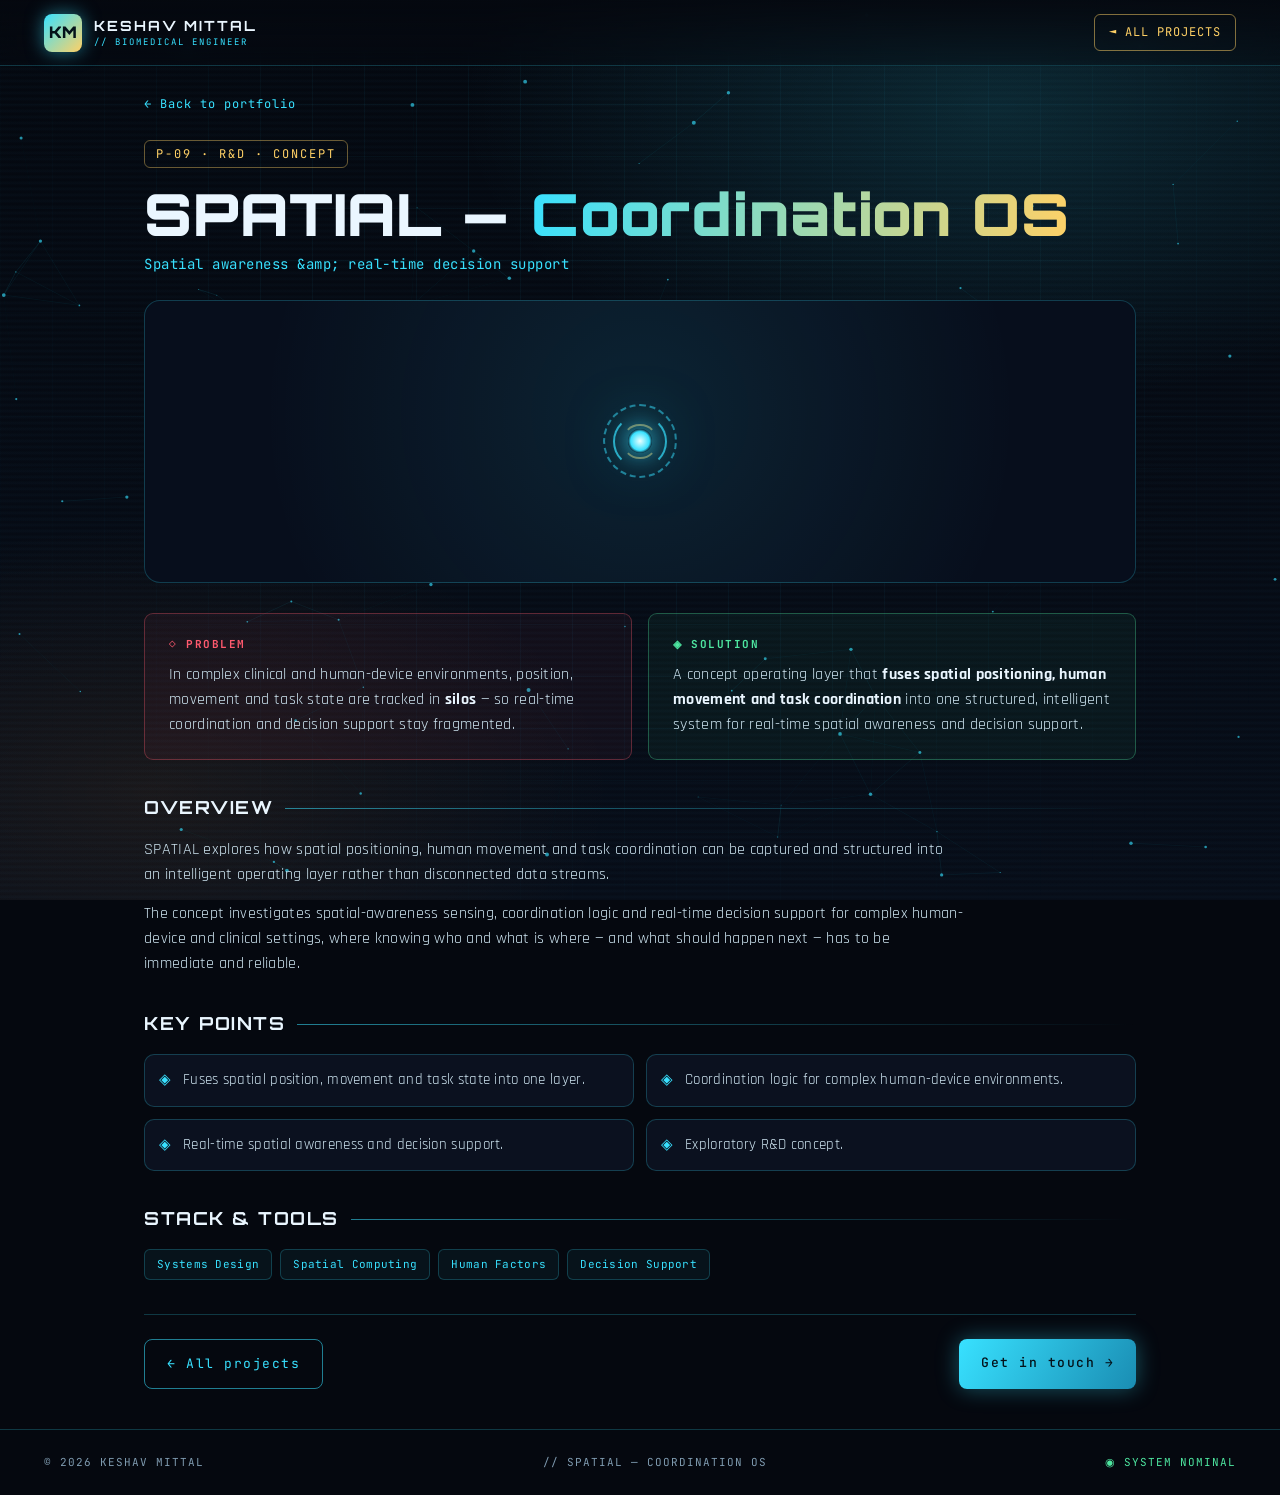
<file: projects/spatial.html>
<!DOCTYPE html>
<html lang="en">
<head>
<meta charset="UTF-8">
<meta name="viewport" content="width=device-width, initial-scale=1.0">
<title>SPATIAL — Coordination OS — Keshav Mittal</title>
<meta name="description" content="Spatial awareness &amp;amp; real-time decision support">
<link rel="preconnect" href="https://fonts.googleapis.com"><link rel="preconnect" href="https://fonts.gstatic.com" crossorigin><link href="https://fonts.googleapis.com/css2?family=Orbitron:wght@500;700;900&family=Rajdhani:wght@400;500;600;700&family=JetBrains+Mono:wght@400;500&display=swap" rel="stylesheet">
<link rel="stylesheet" href="../css/styles.css">
</head>
<body>
<canvas id="fx"></canvas>
<div class="grid-overlay"></div>
<div class="scanline"></div>

<header class="nav" id="nav">
  <a href="../index.html" class="brand">
    <span class="brand-mark">KM</span>
    <span class="brand-txt">KESHAV&nbsp;MITTAL<em>// BIOMEDICAL ENGINEER</em></span>
  </a>
  <a class="nav-cta" href="../index.html#projects">◄ ALL PROJECTS</a>
</header>

<main class="pd">
  <a class="pd-back" href="../index.html#projects">← Back to portfolio</a>
  <section class="pd-hero">
    <span class="pd-id">P-09 · R&amp;D · CONCEPT</span>
    <h1>SPATIAL — <span class="g">Coordination OS</span></h1>
    <p class="pd-tag">Spatial awareness &amp;amp; real-time decision support</p>
    <div class="pd-lead" style="aspect-ratio:21/6"><div class="reactor small"><span></span><span></span><span></span><i></i></div></div>
  </section>

  <div class="pd-ps">
    <div class="ps problem"><h5>◇ PROBLEM</h5><p>In complex clinical and human-device environments, position, movement and task state are tracked in <strong>silos</strong> — so real-time coordination and decision support stay fragmented.</p></div>
    <div class="ps solution"><h5>◈ SOLUTION</h5><p>A concept operating layer that <strong>fuses spatial positioning, human movement and task coordination</strong> into one structured, intelligent system for real-time spatial awareness and decision support.</p></div>
  </div>

  <section class="pd-sec"><h2>OVERVIEW</h2><p>SPATIAL explores how spatial positioning, human movement and task coordination can be captured and structured into an intelligent operating layer rather than disconnected data streams.</p><p>The concept investigates spatial-awareness sensing, coordination logic and real-time decision support for complex human-device and clinical settings, where knowing who and what is where — and what should happen next — has to be immediate and reliable.</p></section>
  <section class="pd-sec"><h2>KEY POINTS</h2><ul class="pd-highlights"><li>Fuses spatial position, movement and task state into one layer.</li><li>Coordination logic for complex human-device environments.</li><li>Real-time spatial awareness and decision support.</li><li>Exploratory R&amp;D concept.</li></ul></section>
  
  <section class="pd-sec"><h2>STACK &amp; TOOLS</h2><div class="pd-tools"><span>Systems Design</span><span>Spatial Computing</span><span>Human Factors</span><span>Decision Support</span></div></section>
  

  <div class="pd-nav">
    <a class="btn btn-ghost" href="../index.html#projects">← All projects</a>
    <a class="btn btn-primary" href="../index.html#contact">Get in touch →</a>
  </div>
</main>

<footer class="footer">
  <span>© <span id="yr"></span> KESHAV MITTAL</span>
  <span class="foot-mid">// SPATIAL — COORDINATION OS</span>
  <span class="foot-blink">◉ SYSTEM NOMINAL</span>
</footer>

<div class="lightbox" id="lightbox"><span class="lb-close">✕</span><img alt=""></div>
<script src="../js/main.js"></script>
<script>
(function(){var lb=document.getElementById('lightbox');var im=lb.querySelector('img');
document.querySelectorAll('.pd-fig[data-full]').forEach(function(f){f.addEventListener('click',function(){im.src=f.getAttribute('data-full');lb.classList.add('on');});});
lb.addEventListener('click',function(){lb.classList.remove('on');im.src='';});})();
</script>
</body>
</html>
</file>
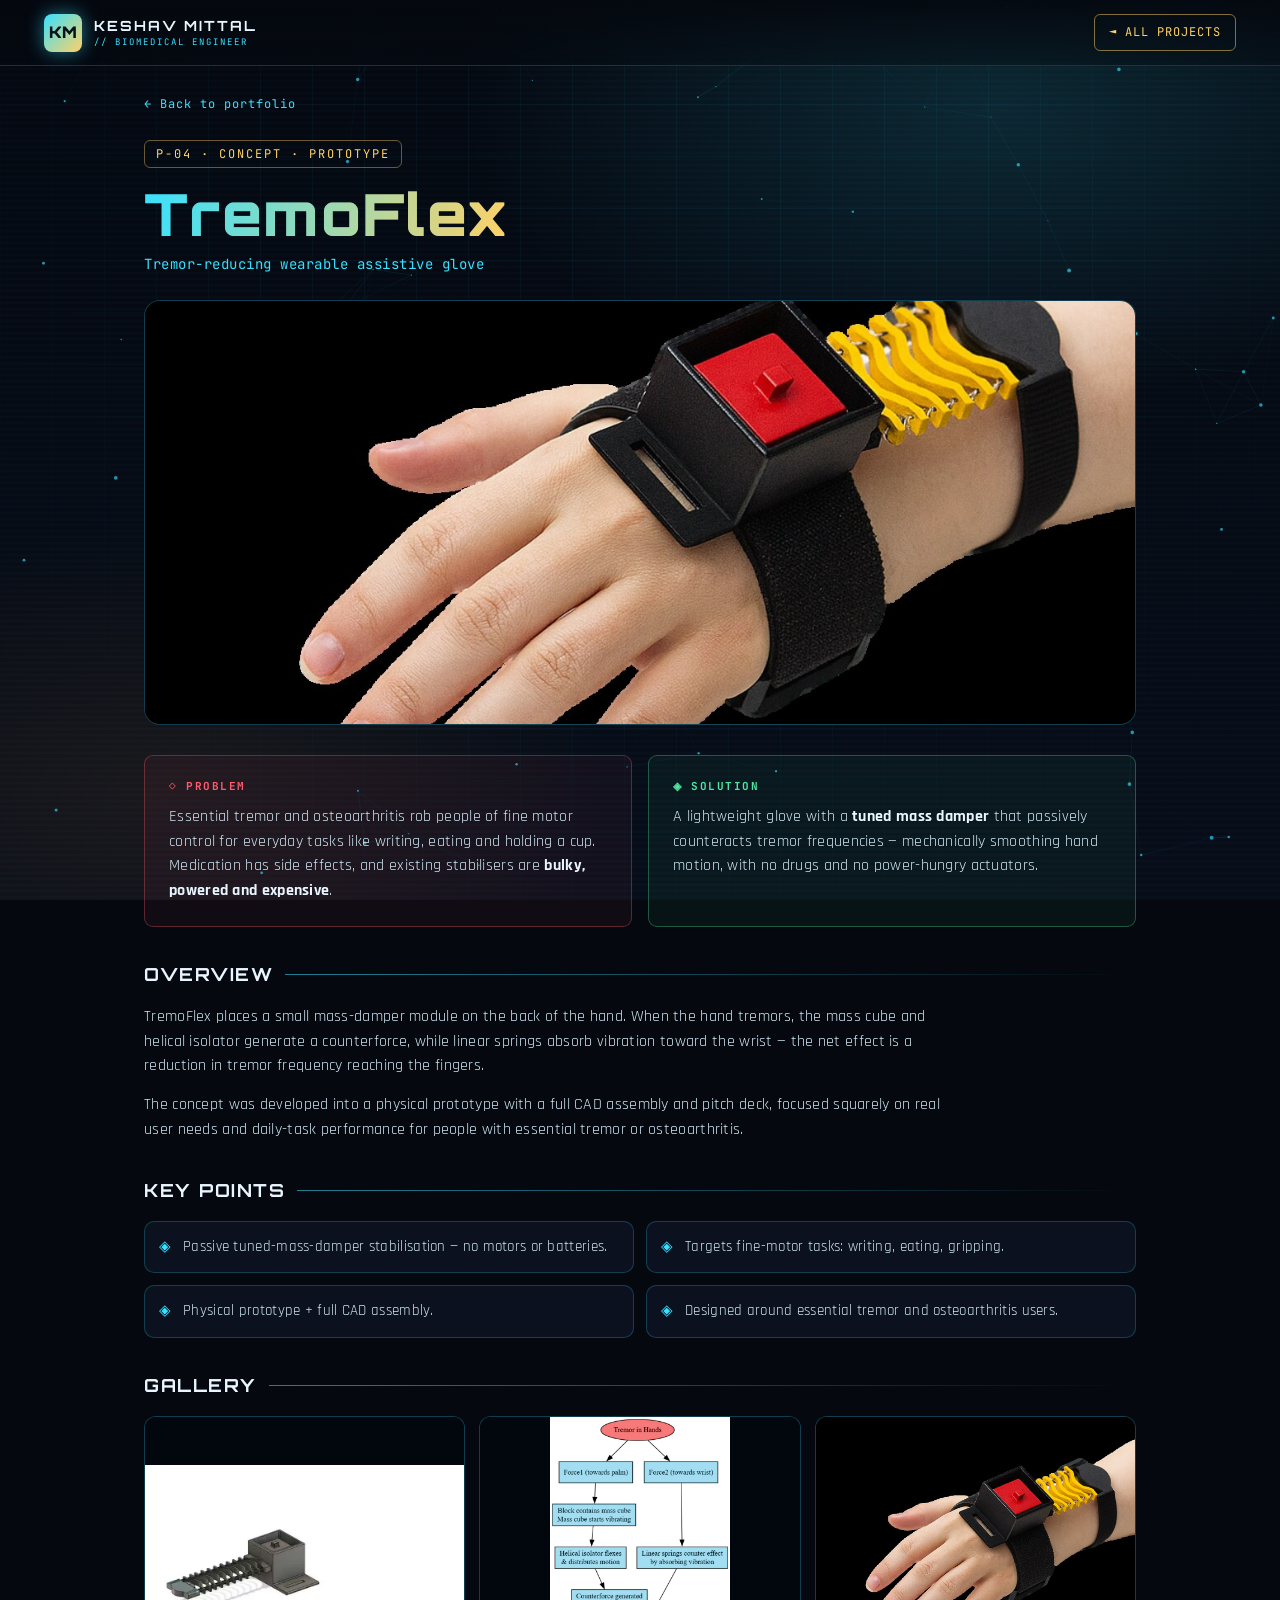
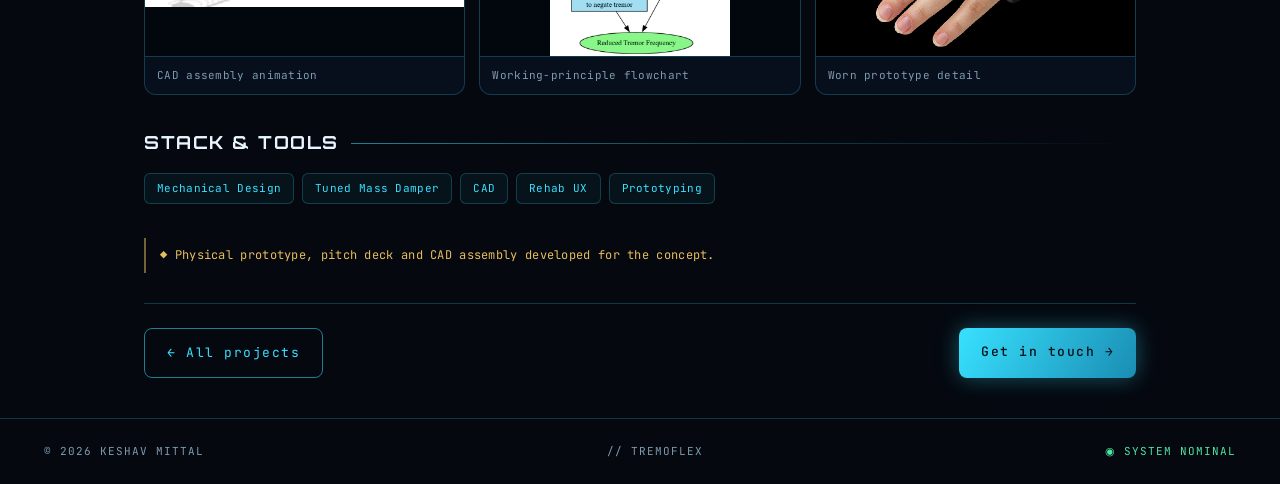
<file: projects/tremoflex.html>
<!DOCTYPE html>
<html lang="en">
<head>
<meta charset="UTF-8">
<meta name="viewport" content="width=device-width, initial-scale=1.0">
<title>TremoFlex — Keshav Mittal</title>
<meta name="description" content="Tremor-reducing wearable assistive glove">
<link rel="preconnect" href="https://fonts.googleapis.com"><link rel="preconnect" href="https://fonts.gstatic.com" crossorigin><link href="https://fonts.googleapis.com/css2?family=Orbitron:wght@500;700;900&family=Rajdhani:wght@400;500;600;700&family=JetBrains+Mono:wght@400;500&display=swap" rel="stylesheet">
<link rel="stylesheet" href="../css/styles.css">
</head>
<body>
<canvas id="fx"></canvas>
<div class="grid-overlay"></div>
<div class="scanline"></div>

<header class="nav" id="nav">
  <a href="../index.html" class="brand">
    <span class="brand-mark">KM</span>
    <span class="brand-txt">KESHAV&nbsp;MITTAL<em>// BIOMEDICAL ENGINEER</em></span>
  </a>
  <a class="nav-cta" href="../index.html#projects">◄ ALL PROJECTS</a>
</header>

<main class="pd">
  <a class="pd-back" href="../index.html#projects">← Back to portfolio</a>
  <section class="pd-hero">
    <span class="pd-id">P-04 · CONCEPT · PROTOTYPE</span>
    <h1><span class="g">TremoFlex</span></h1>
    <p class="pd-tag">Tremor-reducing wearable assistive glove</p>
    <div class="pd-lead cover"><img src="../assets/img/tremoflex_device.jpg" alt="TremoFlex"></div>
  </section>

  <div class="pd-ps">
    <div class="ps problem"><h5>◇ PROBLEM</h5><p>Essential tremor and osteoarthritis rob people of fine motor control for everyday tasks like writing, eating and holding a cup. Medication has side effects, and existing stabilisers are <strong>bulky, powered and expensive</strong>.</p></div>
    <div class="ps solution"><h5>◈ SOLUTION</h5><p>A lightweight glove with a <strong>tuned mass damper</strong> that passively counteracts tremor frequencies — mechanically smoothing hand motion, with no drugs and no power-hungry actuators.</p></div>
  </div>

  <section class="pd-sec"><h2>OVERVIEW</h2><p>TremoFlex places a small mass-damper module on the back of the hand. When the hand tremors, the mass cube and helical isolator generate a counterforce, while linear springs absorb vibration toward the wrist — the net effect is a reduction in tremor frequency reaching the fingers.</p><p>The concept was developed into a physical prototype with a full CAD assembly and pitch deck, focused squarely on real user needs and daily-task performance for people with essential tremor or osteoarthritis.</p></section>
  <section class="pd-sec"><h2>KEY POINTS</h2><ul class="pd-highlights"><li>Passive tuned-mass-damper stabilisation — no motors or batteries.</li><li>Targets fine-motor tasks: writing, eating, gripping.</li><li>Physical prototype + full CAD assembly.</li><li>Designed around essential tremor and osteoarthritis users.</li></ul></section>
  <section class="pd-sec"><h2>GALLERY</h2><div class="pd-grid"><figure class="pd-fig" data-video="../assets/img/tremoflex.mp4"><div class="pf-media"><video autoplay muted loop playsinline poster="../assets/img/tremoflex_poster.jpg"><source src="../assets/img/tremoflex.mp4" type="video/mp4"></video></div><figcaption>CAD assembly animation</figcaption></figure><figure class="pd-fig" data-full="../assets/img/tremoflex_flow.jpg"><div class="pf-media"><img src="../assets/img/tremoflex_flow.jpg" alt="Working-principle flowchart" loading="lazy"></div><figcaption>Working-principle flowchart</figcaption></figure><figure class="pd-fig cover" data-full="../assets/img/tremoflex_device.jpg"><div class="pf-media"><img src="../assets/img/tremoflex_device.jpg" alt="Worn prototype detail" loading="lazy"></div><figcaption>Worn prototype detail</figcaption></figure></div></section>
  <section class="pd-sec"><h2>STACK &amp; TOOLS</h2><div class="pd-tools"><span>Mechanical Design</span><span>Tuned Mass Damper</span><span>CAD</span><span>Rehab UX</span><span>Prototyping</span></div></section>
  <p class="pd-note">◆ Physical prototype, pitch deck and CAD assembly developed for the concept.</p>

  <div class="pd-nav">
    <a class="btn btn-ghost" href="../index.html#projects">← All projects</a>
    <a class="btn btn-primary" href="../index.html#contact">Get in touch →</a>
  </div>
</main>

<footer class="footer">
  <span>© <span id="yr"></span> KESHAV MITTAL</span>
  <span class="foot-mid">// TREMOFLEX</span>
  <span class="foot-blink">◉ SYSTEM NOMINAL</span>
</footer>

<div class="lightbox" id="lightbox"><span class="lb-close">✕</span><div class="lb-body"></div></div>
<script src="../js/main.js"></script>
<script>
(function(){var lb=document.getElementById('lightbox');var body=lb.querySelector('.lb-body');
document.querySelectorAll('.pd-fig').forEach(function(f){f.addEventListener('click',function(){var img=f.getAttribute('data-full');var vid=f.getAttribute('data-video');if(vid){body.innerHTML='<video src="'+vid+'" controls autoplay loop playsinline></video>';}else if(img){body.innerHTML='<img alt="" src="'+img+'">';}else{return;}lb.classList.add('on');});});
lb.addEventListener('click',function(e){if(e.target&&e.target.closest&&e.target.closest('video'))return;lb.classList.remove('on');body.innerHTML='';});})();
</script>
</body>
</html>
</file>
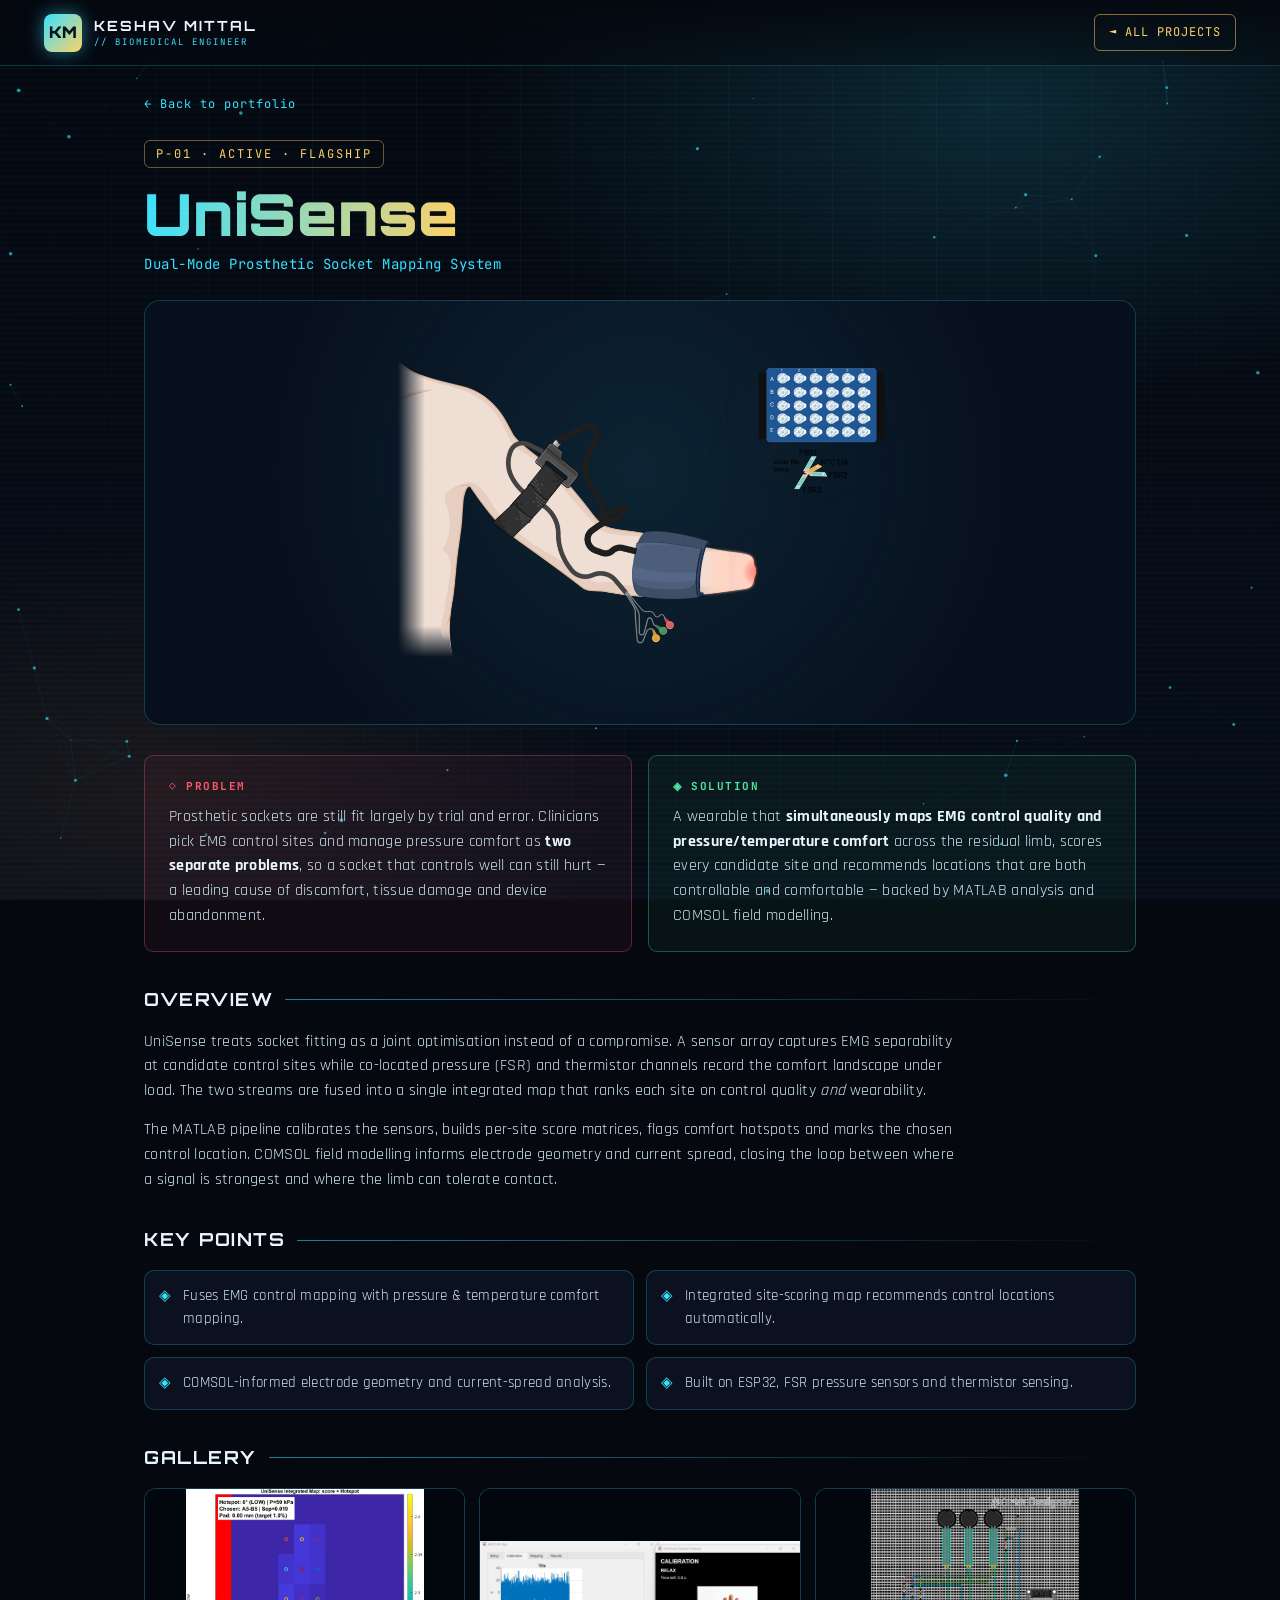
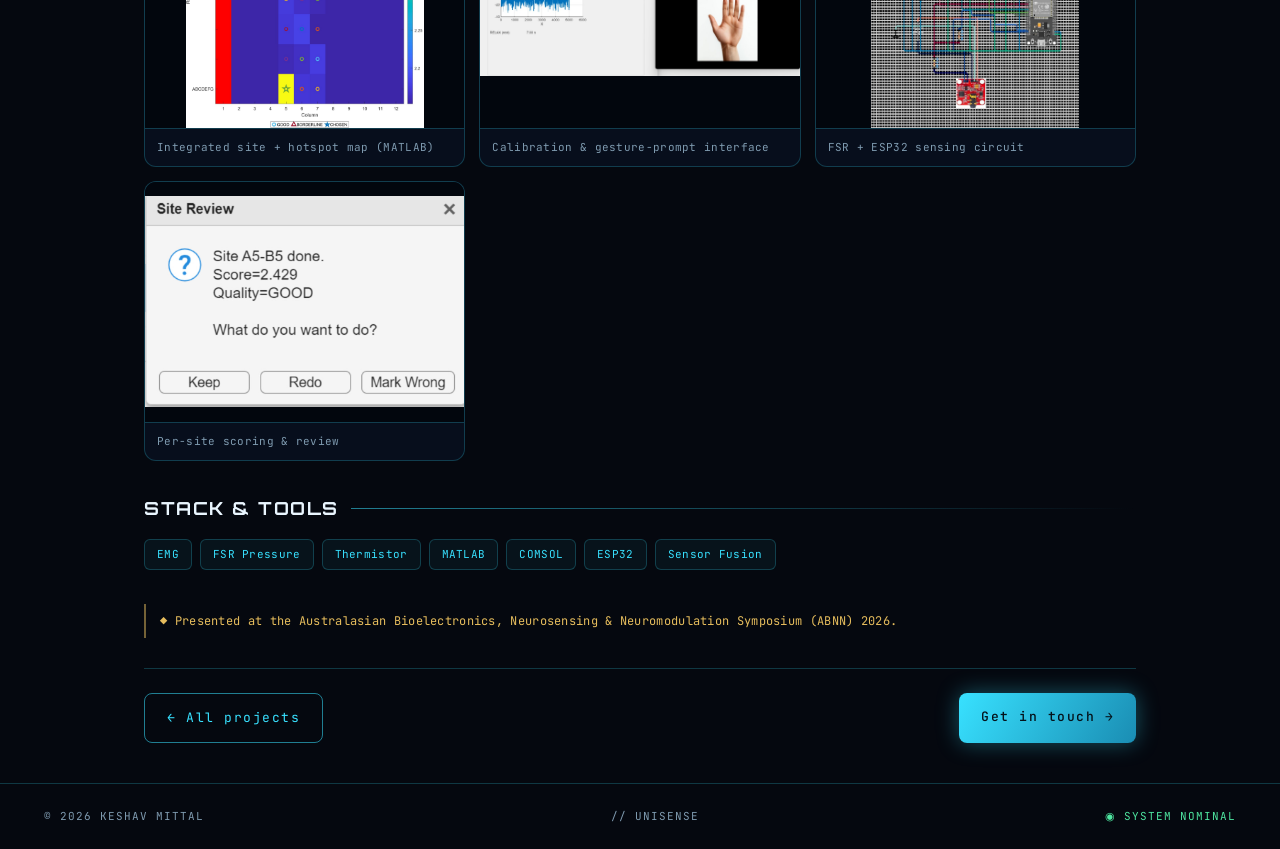
<file: projects/unisense.html>
<!DOCTYPE html>
<html lang="en">
<head>
<meta charset="UTF-8">
<meta name="viewport" content="width=device-width, initial-scale=1.0">
<title>UniSense — Keshav Mittal</title>
<meta name="description" content="Dual-Mode Prosthetic Socket Mapping System">
<link rel="preconnect" href="https://fonts.googleapis.com"><link rel="preconnect" href="https://fonts.gstatic.com" crossorigin><link href="https://fonts.googleapis.com/css2?family=Orbitron:wght@500;700;900&family=Rajdhani:wght@400;500;600;700&family=JetBrains+Mono:wght@400;500&display=swap" rel="stylesheet">
<link rel="stylesheet" href="../css/styles.css">
</head>
<body>
<canvas id="fx"></canvas>
<div class="grid-overlay"></div>
<div class="scanline"></div>

<header class="nav" id="nav">
  <a href="../index.html" class="brand">
    <span class="brand-mark">KM</span>
    <span class="brand-txt">KESHAV&nbsp;MITTAL<em>// BIOMEDICAL ENGINEER</em></span>
  </a>
  <a class="nav-cta" href="../index.html#projects">◄ ALL PROJECTS</a>
</header>

<main class="pd">
  <a class="pd-back" href="../index.html#projects">← Back to portfolio</a>
  <section class="pd-hero">
    <span class="pd-id">P-01 · ACTIVE · FLAGSHIP</span>
    <h1><span class="g">UniSense</span></h1>
    <p class="pd-tag">Dual-Mode Prosthetic Socket Mapping System</p>
    <div class="pd-lead"><img src="../assets/img/unisense_arm.png" alt="UniSense"></div>
  </section>

  <div class="pd-ps">
    <div class="ps problem"><h5>◇ PROBLEM</h5><p>Prosthetic sockets are still fit largely by trial and error. Clinicians pick EMG control sites and manage pressure comfort as <strong>two separate problems</strong>, so a socket that controls well can still hurt — a leading cause of discomfort, tissue damage and device abandonment.</p></div>
    <div class="ps solution"><h5>◈ SOLUTION</h5><p>A wearable that <strong>simultaneously maps EMG control quality and pressure/temperature comfort</strong> across the residual limb, scores every candidate site and recommends locations that are both controllable and comfortable — backed by MATLAB analysis and COMSOL field modelling.</p></div>
  </div>

  <section class="pd-sec"><h2>OVERVIEW</h2><p>UniSense treats socket fitting as a joint optimisation instead of a compromise. A sensor array captures EMG separability at candidate control sites while co-located pressure (FSR) and thermistor channels record the comfort landscape under load. The two streams are fused into a single integrated map that ranks each site on control quality <em>and</em> wearability.</p><p>The MATLAB pipeline calibrates the sensors, builds per-site score matrices, flags comfort hotspots and marks the chosen control location. COMSOL field modelling informs electrode geometry and current spread, closing the loop between where a signal is strongest and where the limb can tolerate contact.</p></section>
  <section class="pd-sec"><h2>KEY POINTS</h2><ul class="pd-highlights"><li>Fuses EMG control mapping with pressure &amp; temperature comfort mapping.</li><li>Integrated site-scoring map recommends control locations automatically.</li><li>COMSOL-informed electrode geometry and current-spread analysis.</li><li>Built on ESP32, FSR pressure sensors and thermistor sensing.</li></ul></section>
  <section class="pd-sec"><h2>GALLERY</h2><div class="pd-grid"><figure class="pd-fig" data-full="../assets/img/unisense_map.jpg"><div class="pf-media"><img src="../assets/img/unisense_map.jpg" alt="Integrated site + hotspot map (MATLAB)" loading="lazy"></div><figcaption>Integrated site + hotspot map (MATLAB)</figcaption></figure><figure class="pd-fig" data-full="../assets/img/unisense_calibration.jpg"><div class="pf-media"><img src="../assets/img/unisense_calibration.jpg" alt="Calibration and gesture-prompt interface" loading="lazy"></div><figcaption>Calibration &amp; gesture-prompt interface</figcaption></figure><figure class="pd-fig" data-full="../assets/img/unisense_circuit.jpg"><div class="pf-media"><img src="../assets/img/unisense_circuit.jpg" alt="FSR + ESP32 sensing circuit" loading="lazy"></div><figcaption>FSR + ESP32 sensing circuit</figcaption></figure><figure class="pd-fig" data-full="../assets/img/unisense_review.jpg"><div class="pf-media"><img src="../assets/img/unisense_review.jpg" alt="Per-site scoring and review dialog" loading="lazy"></div><figcaption>Per-site scoring &amp; review</figcaption></figure></div></section>
  <section class="pd-sec"><h2>STACK &amp; TOOLS</h2><div class="pd-tools"><span>EMG</span><span>FSR Pressure</span><span>Thermistor</span><span>MATLAB</span><span>COMSOL</span><span>ESP32</span><span>Sensor Fusion</span></div></section>
  <p class="pd-note">◆ Presented at the Australasian Bioelectronics, Neurosensing &amp; Neuromodulation Symposium (ABNN) 2026.</p>

  <div class="pd-nav">
    <a class="btn btn-ghost" href="../index.html#projects">← All projects</a>
    <a class="btn btn-primary" href="../index.html#contact">Get in touch →</a>
  </div>
</main>

<footer class="footer">
  <span>© <span id="yr"></span> KESHAV MITTAL</span>
  <span class="foot-mid">// UNISENSE</span>
  <span class="foot-blink">◉ SYSTEM NOMINAL</span>
</footer>

<div class="lightbox" id="lightbox"><span class="lb-close">✕</span><img alt=""></div>
<script src="../js/main.js"></script>
<script>
(function(){var lb=document.getElementById('lightbox');var im=lb.querySelector('img');
document.querySelectorAll('.pd-fig[data-full]').forEach(function(f){f.addEventListener('click',function(){im.src=f.getAttribute('data-full');lb.classList.add('on');});});
lb.addEventListener('click',function(){lb.classList.remove('on');im.src='';});})();
</script>
</body>
</html>
</file>
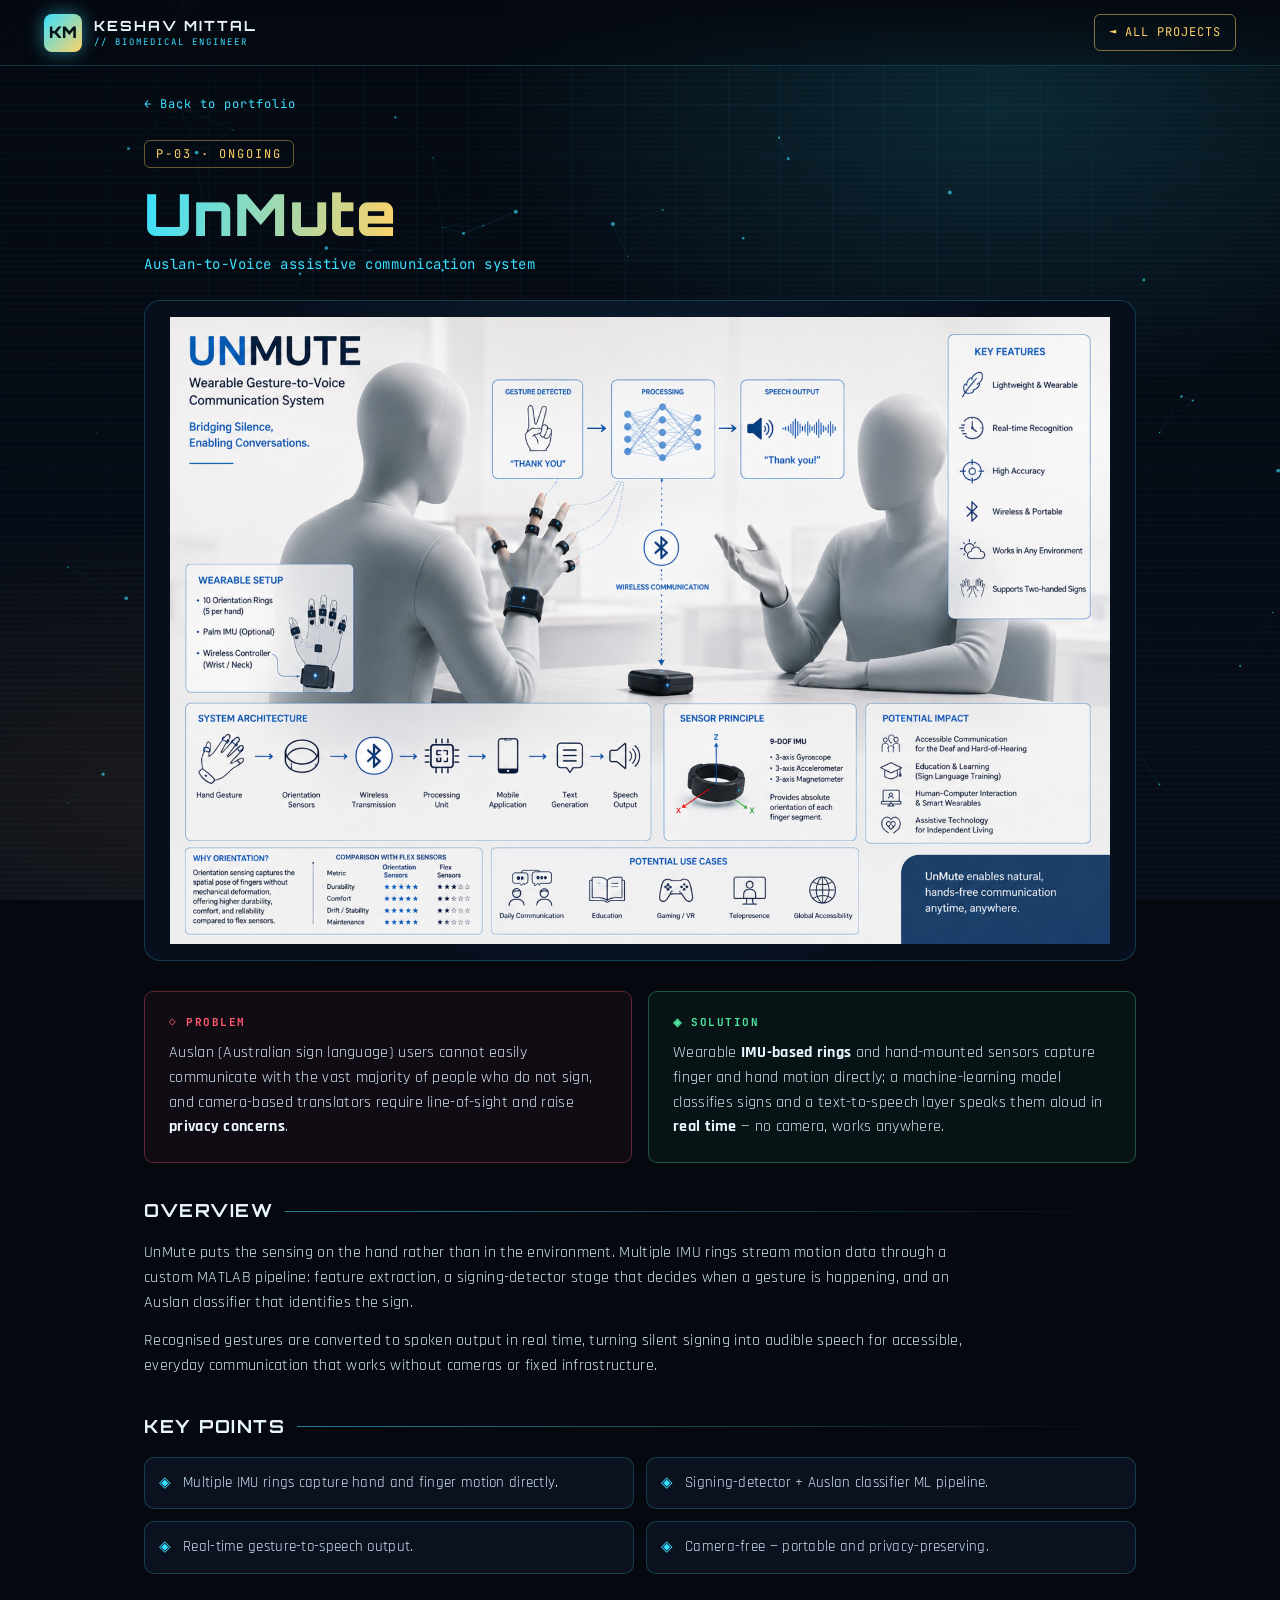
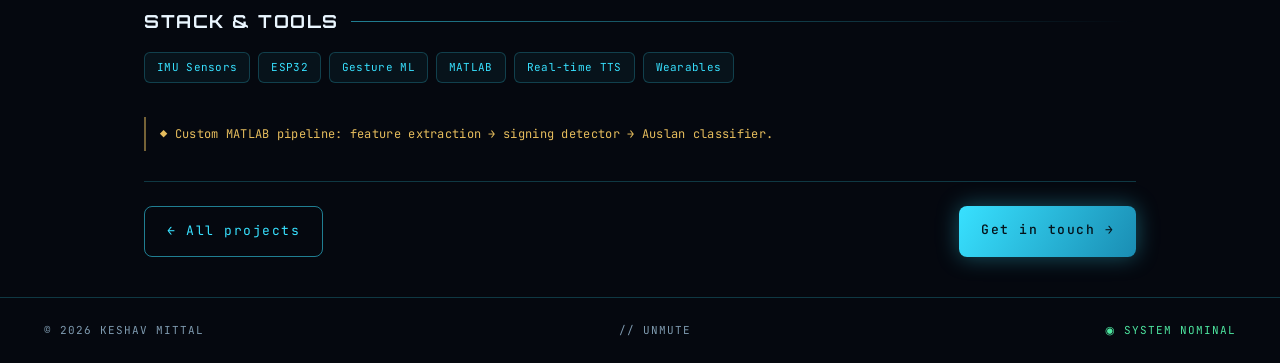
<file: projects/unmute.html>
<!DOCTYPE html>
<html lang="en">
<head>
<meta charset="UTF-8">
<meta name="viewport" content="width=device-width, initial-scale=1.0">
<title>UnMute — Keshav Mittal</title>
<meta name="description" content="Auslan-to-Voice assistive communication system">
<link rel="preconnect" href="https://fonts.googleapis.com"><link rel="preconnect" href="https://fonts.gstatic.com" crossorigin><link href="https://fonts.googleapis.com/css2?family=Orbitron:wght@500;700;900&family=Rajdhani:wght@400;500;600;700&family=JetBrains+Mono:wght@400;500&display=swap" rel="stylesheet">
<link rel="stylesheet" href="../css/styles.css">
</head>
<body>
<canvas id="fx"></canvas>
<div class="grid-overlay"></div>
<div class="scanline"></div>

<header class="nav" id="nav">
  <a href="../index.html" class="brand">
    <span class="brand-mark">KM</span>
    <span class="brand-txt">KESHAV&nbsp;MITTAL<em>// BIOMEDICAL ENGINEER</em></span>
  </a>
  <a class="nav-cta" href="../index.html#projects">◄ ALL PROJECTS</a>
</header>

<main class="pd">
  <a class="pd-back" href="../index.html#projects">← Back to portfolio</a>
  <section class="pd-hero">
    <span class="pd-id">P-03 · ONGOING</span>
    <h1><span class="g">UnMute</span></h1>
    <p class="pd-tag">Auslan-to-Voice assistive communication system</p>
    <div class="pd-lead" style="aspect-ratio:3/2;max-height:760px"><img src="../assets/img/unmute_poster.jpg" alt="UnMute wearable gesture-to-voice system — overview, architecture and impact"></div>
  </section>

  <div class="pd-ps">
    <div class="ps problem"><h5>◇ PROBLEM</h5><p>Auslan (Australian sign language) users cannot easily communicate with the vast majority of people who do not sign, and camera-based translators require line-of-sight and raise <strong>privacy concerns</strong>.</p></div>
    <div class="ps solution"><h5>◈ SOLUTION</h5><p>Wearable <strong>IMU-based rings</strong> and hand-mounted sensors capture finger and hand motion directly; a machine-learning model classifies signs and a text-to-speech layer speaks them aloud in <strong>real time</strong> — no camera, works anywhere.</p></div>
  </div>

  <section class="pd-sec"><h2>OVERVIEW</h2><p>UnMute puts the sensing on the hand rather than in the environment. Multiple IMU rings stream motion data through a custom MATLAB pipeline: feature extraction, a signing-detector stage that decides when a gesture is happening, and an Auslan classifier that identifies the sign.</p><p>Recognised gestures are converted to spoken output in real time, turning silent signing into audible speech for accessible, everyday communication that works without cameras or fixed infrastructure.</p></section>
  <section class="pd-sec"><h2>KEY POINTS</h2><ul class="pd-highlights"><li>Multiple IMU rings capture hand and finger motion directly.</li><li>Signing-detector + Auslan classifier ML pipeline.</li><li>Real-time gesture-to-speech output.</li><li>Camera-free — portable and privacy-preserving.</li></ul></section>
  
  <section class="pd-sec"><h2>STACK &amp; TOOLS</h2><div class="pd-tools"><span>IMU Sensors</span><span>ESP32</span><span>Gesture ML</span><span>MATLAB</span><span>Real-time TTS</span><span>Wearables</span></div></section>
  <p class="pd-note">◆ Custom MATLAB pipeline: feature extraction → signing detector → Auslan classifier.</p>

  <div class="pd-nav">
    <a class="btn btn-ghost" href="../index.html#projects">← All projects</a>
    <a class="btn btn-primary" href="../index.html#contact">Get in touch →</a>
  </div>
</main>

<footer class="footer">
  <span>© <span id="yr"></span> KESHAV MITTAL</span>
  <span class="foot-mid">// UNMUTE</span>
  <span class="foot-blink">◉ SYSTEM NOMINAL</span>
</footer>

<div class="lightbox" id="lightbox"><span class="lb-close">✕</span><img alt=""></div>
<script src="../js/main.js"></script>
<script>
(function(){var lb=document.getElementById('lightbox');var im=lb.querySelector('img');
document.querySelectorAll('.pd-fig[data-full]').forEach(function(f){f.addEventListener('click',function(){im.src=f.getAttribute('data-full');lb.classList.add('on');});});
lb.addEventListener('click',function(){lb.classList.remove('on');im.src='';});})();
</script>
</body>
</html>
</file>
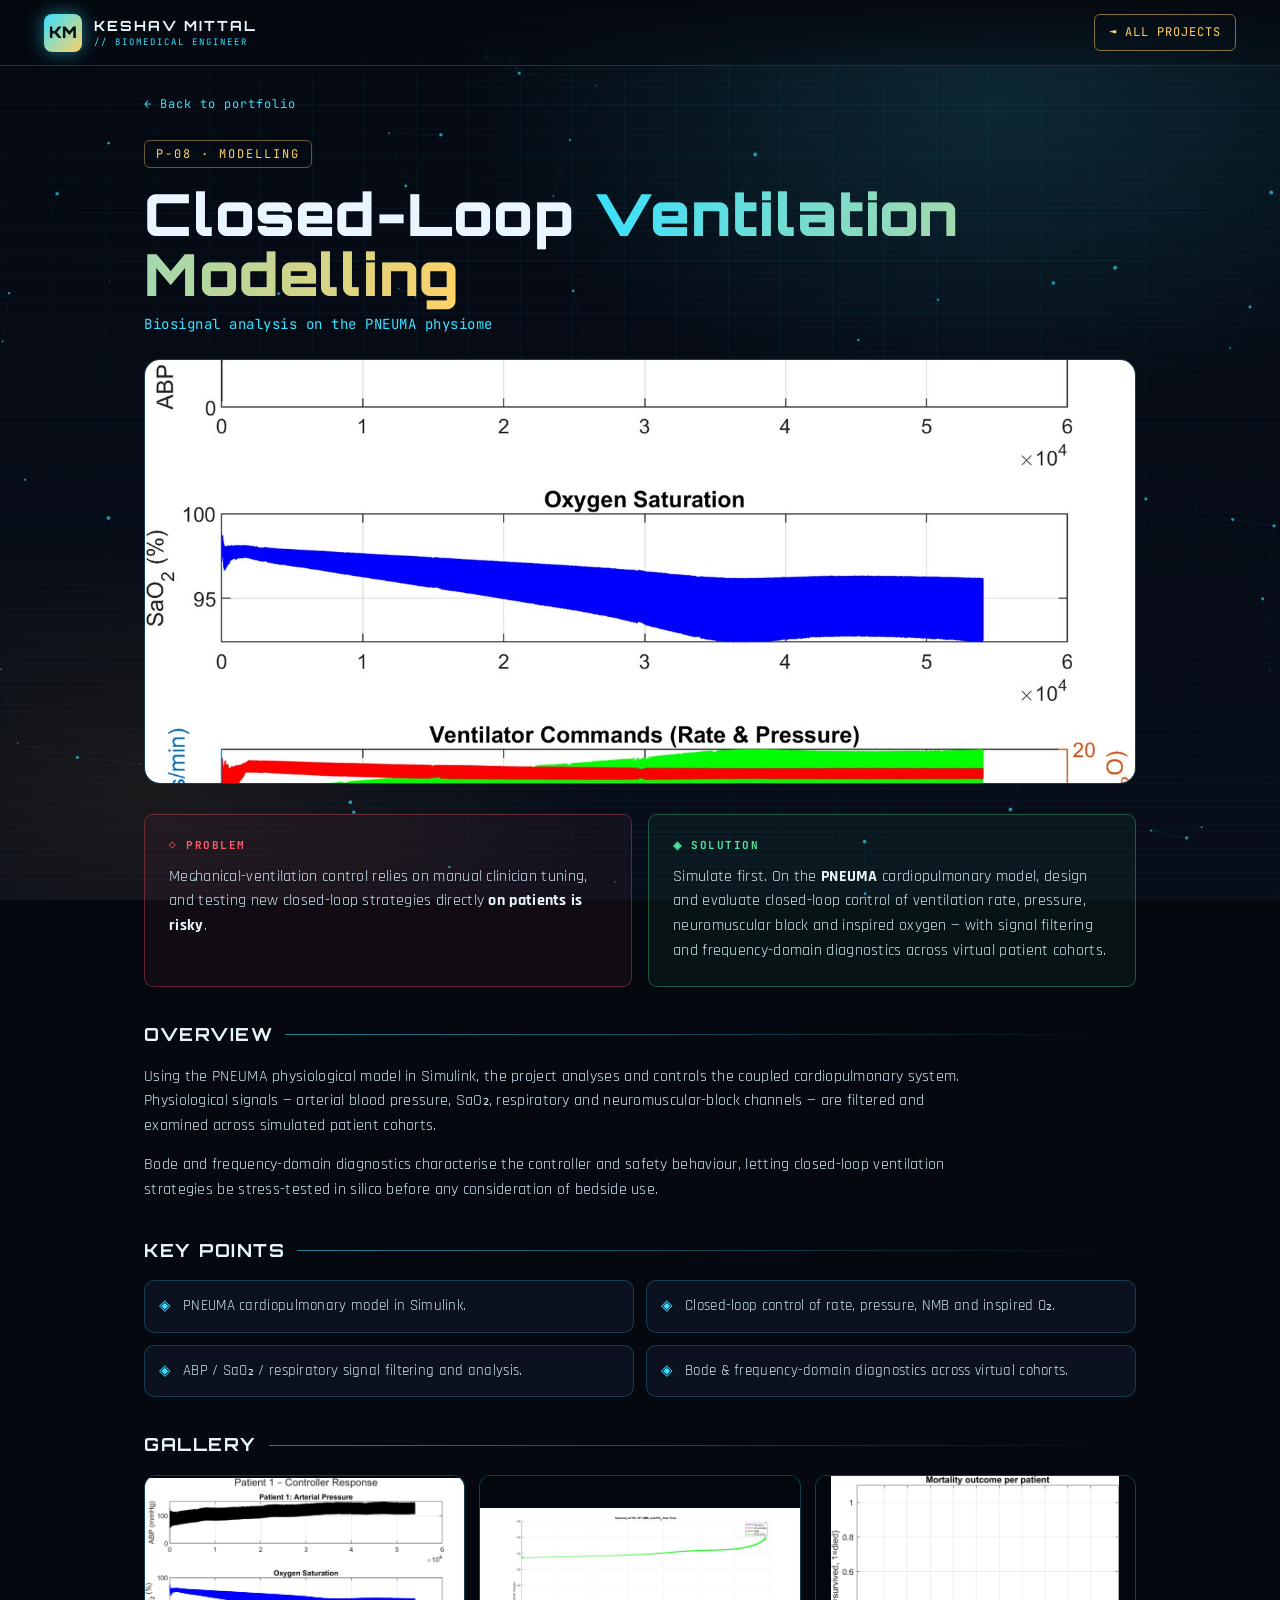
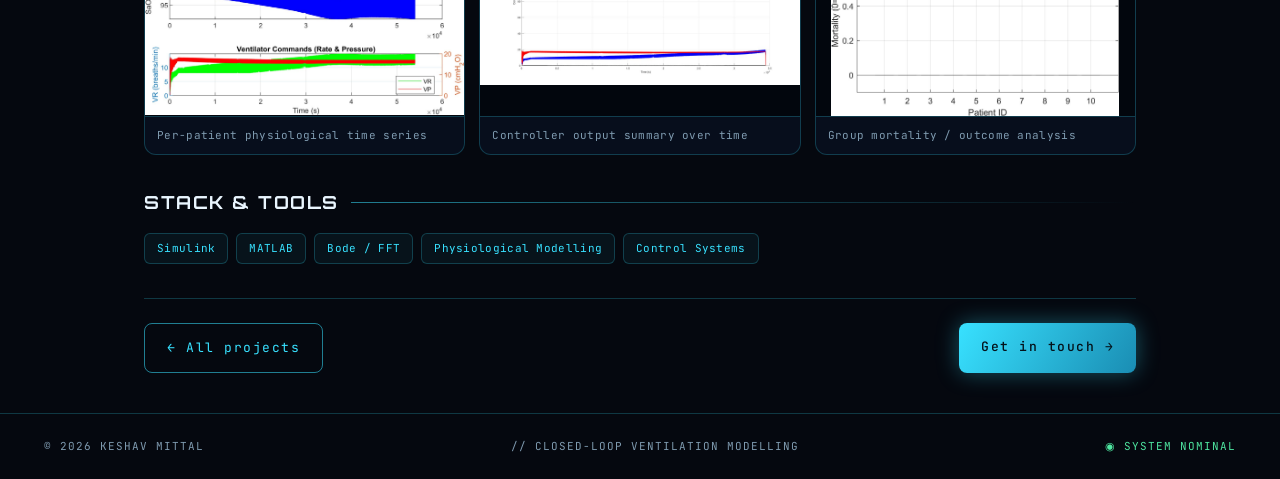
<file: projects/ventilation.html>
<!DOCTYPE html>
<html lang="en">
<head>
<meta charset="UTF-8">
<meta name="viewport" content="width=device-width, initial-scale=1.0">
<title>Closed-Loop Ventilation Modelling — Keshav Mittal</title>
<meta name="description" content="Biosignal analysis on the PNEUMA physiome">
<link rel="preconnect" href="https://fonts.googleapis.com"><link rel="preconnect" href="https://fonts.gstatic.com" crossorigin><link href="https://fonts.googleapis.com/css2?family=Orbitron:wght@500;700;900&family=Rajdhani:wght@400;500;600;700&family=JetBrains+Mono:wght@400;500&display=swap" rel="stylesheet">
<link rel="stylesheet" href="../css/styles.css">
</head>
<body>
<canvas id="fx"></canvas>
<div class="grid-overlay"></div>
<div class="scanline"></div>

<header class="nav" id="nav">
  <a href="../index.html" class="brand">
    <span class="brand-mark">KM</span>
    <span class="brand-txt">KESHAV&nbsp;MITTAL<em>// BIOMEDICAL ENGINEER</em></span>
  </a>
  <a class="nav-cta" href="../index.html#projects">◄ ALL PROJECTS</a>
</header>

<main class="pd">
  <a class="pd-back" href="../index.html#projects">← Back to portfolio</a>
  <section class="pd-hero">
    <span class="pd-id">P-08 · MODELLING</span>
    <h1>Closed-Loop <span class="g">Ventilation Modelling</span></h1>
    <p class="pd-tag">Biosignal analysis on the PNEUMA physiome</p>
    <div class="pd-lead cover"><img src="../assets/img/biosignal_patient.jpg" alt="Closed-Loop Ventilation Modelling"></div>
  </section>

  <div class="pd-ps">
    <div class="ps problem"><h5>◇ PROBLEM</h5><p>Mechanical-ventilation control relies on manual clinician tuning, and testing new closed-loop strategies directly <strong>on patients is risky</strong>.</p></div>
    <div class="ps solution"><h5>◈ SOLUTION</h5><p>Simulate first. On the <strong>PNEUMA</strong> cardiopulmonary model, design and evaluate closed-loop control of ventilation rate, pressure, neuromuscular block and inspired oxygen — with signal filtering and frequency-domain diagnostics across virtual patient cohorts.</p></div>
  </div>

  <section class="pd-sec"><h2>OVERVIEW</h2><p>Using the PNEUMA physiological model in Simulink, the project analyses and controls the coupled cardiopulmonary system. Physiological signals — arterial blood pressure, SaO₂, respiratory and neuromuscular-block channels — are filtered and examined across simulated patient cohorts.</p><p>Bode and frequency-domain diagnostics characterise the controller and safety behaviour, letting closed-loop ventilation strategies be stress-tested in silico before any consideration of bedside use.</p></section>
  <section class="pd-sec"><h2>KEY POINTS</h2><ul class="pd-highlights"><li>PNEUMA cardiopulmonary model in Simulink.</li><li>Closed-loop control of rate, pressure, NMB and inspired O₂.</li><li>ABP / SaO₂ / respiratory signal filtering and analysis.</li><li>Bode &amp; frequency-domain diagnostics across virtual cohorts.</li></ul></section>
  <section class="pd-sec"><h2>GALLERY</h2><div class="pd-grid"><figure class="pd-fig" data-full="../assets/img/biosignal_patient.jpg"><div class="pf-media"><img src="../assets/img/biosignal_patient.jpg" alt="Per-patient physiological time series" loading="lazy"></div><figcaption>Per-patient physiological time series</figcaption></figure><figure class="pd-fig" data-full="../assets/img/biosignal_summ.jpg"><div class="pf-media"><img src="../assets/img/biosignal_summ.jpg" alt="Controller output summary over time" loading="lazy"></div><figcaption>Controller output summary over time</figcaption></figure><figure class="pd-fig" data-full="../assets/img/biosignal_mortality.jpg"><div class="pf-media"><img src="../assets/img/biosignal_mortality.jpg" alt="Group mortality / outcome analysis" loading="lazy"></div><figcaption>Group mortality / outcome analysis</figcaption></figure></div></section>
  <section class="pd-sec"><h2>STACK &amp; TOOLS</h2><div class="pd-tools"><span>Simulink</span><span>MATLAB</span><span>Bode / FFT</span><span>Physiological Modelling</span><span>Control Systems</span></div></section>
  

  <div class="pd-nav">
    <a class="btn btn-ghost" href="../index.html#projects">← All projects</a>
    <a class="btn btn-primary" href="../index.html#contact">Get in touch →</a>
  </div>
</main>

<footer class="footer">
  <span>© <span id="yr"></span> KESHAV MITTAL</span>
  <span class="foot-mid">// CLOSED-LOOP VENTILATION MODELLING</span>
  <span class="foot-blink">◉ SYSTEM NOMINAL</span>
</footer>

<div class="lightbox" id="lightbox"><span class="lb-close">✕</span><img alt=""></div>
<script src="../js/main.js"></script>
<script>
(function(){var lb=document.getElementById('lightbox');var im=lb.querySelector('img');
document.querySelectorAll('.pd-fig[data-full]').forEach(function(f){f.addEventListener('click',function(){im.src=f.getAttribute('data-full');lb.classList.add('on');});});
lb.addEventListener('click',function(){lb.classList.remove('on');im.src='';});})();
</script>
</body>
</html>
</file>
<file: css/styles.css>
/* ==== themes (switchable accent) ==== */
html[data-theme="emerald"]{--cyan:#4ee6a0;--cyan-rgb:78,230,160;--cyan-dim:#1f9e6e}
html[data-theme="violet"]{--cyan:#b388ff;--cyan-rgb:179,136,255;--cyan-dim:#7a4fd0}

/* ==== interactive: tilt cards, hero ripple, theme dock ==== */
.proj{will-change:transform}
.proj.tilting{transition:none}
.hero-ripple{position:absolute;border:2px solid var(--cyan);border-radius:50%;pointer-events:none;transform:translate(-50%,-50%);animation:heroRipple .75s cubic-bezier(.2,.7,.3,1) forwards;z-index:3;opacity:.7}
@keyframes heroRipple{to{width:280px;height:280px;opacity:0}}
.theme-dock{position:fixed;right:16px;bottom:16px;z-index:60;display:flex;gap:9px;align-items:center;background:rgba(5,10,20,.82);border:1px solid var(--line);border-radius:24px;padding:8px 13px;backdrop-filter:blur(8px);box-shadow:0 6px 22px rgba(0,0,0,.4)}
.theme-dock>span{font-family:var(--mono);font-size:9px;color:var(--txt-dim);letter-spacing:1.5px}
.theme-dot{width:18px;height:18px;border-radius:50%;cursor:pointer;border:2px solid transparent;transition:.2s;padding:0;outline:none}
.theme-dot:hover{transform:scale(1.18)}
.theme-dot.active{border-color:#eaf6ff;box-shadow:0 0 10px currentColor}
.theme-dot.t-cyan{background:#38e1ff;color:#38e1ff}
.theme-dot.t-emerald{background:#4ee6a0;color:#4ee6a0}
.theme-dot.t-violet{background:#b388ff;color:#b388ff}
@media(max-width:520px){.theme-dock{right:10px;bottom:10px;padding:7px 10px}.theme-dock>span{display:none}}
@media(prefers-reduced-motion:reduce){.proj.tilting{transform:none!important}.hero-ripple{display:none}}

/* ==== voice briefing button ==== */
.btn-voice{display:inline-flex;align-items:center;gap:10px;border:1px solid rgba(var(--cyan-rgb),.5);color:var(--cyan);background:rgba(var(--cyan-rgb),.06)}
.btn-voice:hover{background:rgba(var(--cyan-rgb),.13);box-shadow:0 0 18px rgba(var(--cyan-rgb),.25);transform:translateY(-2px)}
.btn-voice .v-wave{display:inline-flex;align-items:center;gap:2px;height:14px}
.btn-voice .v-wave i{width:2.5px;height:5px;background:var(--cyan);border-radius:2px;transition:height .2s}
.btn-voice.speaking{border-color:var(--cyan);box-shadow:0 0 20px rgba(var(--cyan-rgb),.4)}
.btn-voice.speaking .v-wave i{animation:vwave .7s ease-in-out infinite}
.btn-voice.speaking .v-wave i:nth-child(2){animation-delay:.12s}
.btn-voice.speaking .v-wave i:nth-child(3){animation-delay:.24s}
.btn-voice.speaking .v-wave i:nth-child(4){animation-delay:.36s}
@keyframes vwave{0%,100%{height:4px}50%{height:14px}}

/* ==== appended: clickable cards, detail pages, lightbox ==== */
.proj.clickable{cursor:pointer}
.proj.clickable:hover{border-color:var(--line-strong);box-shadow:0 16px 46px rgba(0,0,0,.55),0 0 34px rgba(var(--cyan-rgb),.16)}
.proj-open{display:inline-flex;align-items:center;gap:8px;margin-top:16px;font-family:var(--mono);font-size:12px;letter-spacing:1.5px;color:var(--gold);border:1px solid rgba(255,209,102,.45);padding:9px 15px;border-radius:7px;transition:.22s;align-self:flex-start}
.proj-open span{transition:transform .22s}
.proj-open:hover{background:rgba(255,209,102,.12);box-shadow:0 0 16px rgba(255,209,102,.3)}
.proj-open:hover span{transform:translateX(4px)}
.proj-body{display:flex;flex-direction:column}
.proj-body .proj-open{margin-top:16px}

/* ---- contact modal ---- */
.cmodal{position:fixed;inset:0;z-index:9997;display:none;align-items:center;justify-content:center;padding:24px;background:rgba(2,5,11,.82);backdrop-filter:blur(7px)}
.cmodal.open{display:flex;animation:cmfade .25s ease}
@keyframes cmfade{from{opacity:0}to{opacity:1}}
.cmodal-box{position:relative;width:min(440px,94vw);background:linear-gradient(180deg,rgba(14,22,38,.96),rgba(8,13,24,.96));border:1px solid var(--line-strong);border-radius:16px;padding:34px 28px 30px;text-align:center;box-shadow:0 24px 70px rgba(0,0,0,.6),0 0 40px rgba(var(--cyan-rgb),.14)}
.cmodal-box .reactor.small{margin:0 auto 14px}
.cmodal-box h3{font-family:var(--disp);font-size:20px;letter-spacing:2px;color:var(--white)}
.cmodal-box>p{color:var(--txt-dim);font-family:var(--mono);font-size:12px;margin:6px 0 20px}
.cmodal-close{position:absolute;top:12px;right:14px;background:none;border:0;color:var(--cyan);font-size:18px;cursor:pointer;font-family:var(--mono);transition:.2s}
.cmodal-close:hover{color:var(--gold);transform:rotate(90deg)}
.cmodal-opts{display:flex;flex-direction:column;gap:12px}
.cmodal-opt{display:flex;align-items:center;gap:14px;text-align:left;padding:14px 16px;border:1px solid var(--line);border-radius:12px;background:rgba(var(--cyan-rgb),.04);transition:.2s;color:var(--txt)}
.cmodal-opt:hover{border-color:var(--line-strong);background:rgba(var(--cyan-rgb),.1);transform:translateX(4px);box-shadow:0 0 20px rgba(var(--cyan-rgb),.12)}
.cmodal-ic{flex:none;width:48px;height:48px;border-radius:10px;display:grid;place-items:center;color:var(--cyan);background:rgba(5,10,20,.7);border:1px solid var(--line)}
.cmodal-opt:nth-child(2) .cmodal-ic{color:#38a1ff}
.cmodal-opt:nth-child(3) .cmodal-ic{color:var(--gold)}
.cmodal-opt b{display:block;font-family:var(--body);font-size:16px;color:var(--white);letter-spacing:.5px}
.cmodal-opt small{font-family:var(--mono);font-size:11px;color:var(--txt-dim)}

/* ---- project detail page ---- */
.pd{max-width:1080px;margin:0 auto;padding:92px clamp(16px,4vw,44px) 40px}
.pd-back{display:inline-flex;align-items:center;gap:8px;font-family:var(--mono);font-size:12px;letter-spacing:1px;color:var(--cyan);margin-bottom:26px;transition:.2s}
.pd-back:hover{color:var(--gold);transform:translateX(-3px)}
.pd-hero{margin-bottom:30px}
.pd-id{font-family:var(--mono);font-size:12px;letter-spacing:2px;color:var(--gold);display:inline-block;border:1px solid rgba(255,209,102,.4);padding:4px 11px;border-radius:6px;margin-bottom:16px}
.pd-hero h1{font-family:var(--disp);font-weight:900;font-size:clamp(30px,5.5vw,58px);line-height:1.03;color:var(--white);letter-spacing:1px;margin-bottom:10px}
.pd-hero h1 .g{background:linear-gradient(100deg,var(--cyan),var(--gold));-webkit-background-clip:text;background-clip:text;color:transparent}
.pd-tag{font-family:var(--mono);font-size:14px;color:var(--cyan);letter-spacing:.5px;margin-bottom:24px}
.pd-lead{position:relative;border:1px solid var(--line);border-radius:16px;overflow:hidden;background:radial-gradient(circle at 50% 40%,rgba(var(--cyan-rgb),.10),transparent 72%),#070e1c;aspect-ratio:21/9;max-height:560px;display:flex;align-items:center;justify-content:center;padding:16px}
.pd-lead.cover{padding:0}
.pd-lead img,.pd-lead video{width:100%;height:100%;object-fit:contain}
.pd-lead.cover img,.pd-lead.cover video{object-fit:cover}
.pd-ps{display:grid;grid-template-columns:1fr 1fr;gap:16px;margin:30px 0}
.pd-ps .ps{padding:22px 24px}
.pd-ps .ps h5{font-size:11px;margin-bottom:10px}
.pd-ps .ps p{font-size:15.5px;line-height:1.6}
.pd-sec{margin:34px 0}
.pd-sec h2{font-family:var(--disp);font-size:18px;letter-spacing:1.5px;color:var(--white);margin-bottom:16px;display:flex;align-items:center;gap:12px}
.pd-sec h2::after{content:"";flex:1;height:1px;background:linear-gradient(90deg,var(--line-strong),transparent)}
.pd-sec p{color:var(--txt);font-size:16px;margin-bottom:14px;max-width:820px}
.pd-sec p strong{color:var(--white)}
.pd-highlights{list-style:none;display:grid;grid-template-columns:1fr 1fr;gap:12px;margin-top:6px}
.pd-highlights li{position:relative;padding:14px 16px 14px 38px;background:var(--panel);border:1px solid var(--line);border-radius:10px;font-size:14.5px;color:var(--txt)}
.pd-highlights li::before{content:"◈";position:absolute;left:14px;top:14px;color:var(--cyan)}
.pd-grid{display:grid;grid-template-columns:repeat(auto-fill,minmax(260px,1fr));gap:14px}
.pd-fig{border:1px solid var(--line);border-radius:12px;overflow:hidden;background:#070e1c;cursor:zoom-in;transition:transform .3s,border-color .3s}
.pd-fig:hover{transform:translateY(-3px);border-color:var(--line-strong)}
.pd-fig .pf-media{aspect-ratio:4/3;background:#02060d;display:flex;align-items:center;justify-content:center}
.pd-fig img,.pd-fig video{width:100%;height:100%;object-fit:contain}
.pd-fig.cover img{object-fit:cover}
.pd-fig figcaption{font-family:var(--mono);font-size:11px;color:var(--txt-dim);padding:10px 12px;border-top:1px solid var(--line)}
.pd-tools{display:flex;flex-wrap:wrap;gap:8px;margin:8px 0 20px}
.pd-tools span{font-family:var(--mono);font-size:11px;color:var(--cyan);border:1px solid var(--line);padding:6px 12px;border-radius:6px;background:rgba(var(--cyan-rgb),.05)}
.pd-note{font-family:var(--mono);font-size:12px;color:var(--gold);opacity:.9;border-left:2px solid rgba(255,209,102,.5);padding:8px 0 8px 14px;margin-bottom:30px}
.pd-nav{display:flex;justify-content:space-between;gap:12px;flex-wrap:wrap;margin-top:20px;padding-top:24px;border-top:1px solid var(--line)}
.lightbox{position:fixed;inset:0;z-index:9998;background:rgba(2,5,11,.94);display:none;align-items:center;justify-content:center;padding:30px;cursor:zoom-out;backdrop-filter:blur(6px)}
.lightbox.on{display:flex}
.lightbox img,.lightbox video{max-width:94vw;max-height:90vh;border:1px solid var(--line-strong);border-radius:10px;box-shadow:0 0 60px rgba(var(--cyan-rgb),.25)}
.lb-body{display:contents}
.lightbox .lb-close{position:absolute;top:20px;right:26px;font-family:var(--mono);font-size:22px;color:var(--cyan);cursor:pointer}
@media(max-width:640px){.pd-ps,.pd-highlights{grid-template-columns:1fr}}

:root{
  --bg:#05080f;
  --bg2:#080d18;
  --panel:rgba(14,22,38,.72);
  --line:rgba(var(--cyan-rgb),.22);
  --line-strong:rgba(var(--cyan-rgb),.55);
  --cyan:#38e1ff;
  --cyan-rgb:56,225,255;
  --cyan-dim:#1a8db3;
  --gold:#ffd166;
  --amber:#ff9f45;
  --red:#ff5a6e;
  --green:#4ee6a0;
  --txt:#cfe6f2;
  --txt-dim:#7f9bb0;
  --white:#eaf6ff;
  --mono:'JetBrains Mono',monospace;
  --disp:'Orbitron',sans-serif;
  --body:'Rajdhani',sans-serif;
}
*{margin:0;padding:0;box-sizing:border-box}
html{scroll-behavior:smooth;scroll-padding-top:80px}
body{
  font-family:var(--body);
  background:var(--bg);
  color:var(--txt);
  overflow-x:hidden;
  line-height:1.55;
  letter-spacing:.3px;
}
a{color:inherit;text-decoration:none}
img,video{max-width:100%;display:block}
::selection{background:var(--cyan);color:#04121a}

/* ===== BACKGROUND FX ===== */
#fx{position:fixed;inset:0;z-index:0;opacity:.9;pointer-events:none}
.grid-overlay{
  position:fixed;inset:0;z-index:0;pointer-events:none;
  background-image:
    linear-gradient(rgba(var(--cyan-rgb),.045) 1px,transparent 1px),
    linear-gradient(90deg,rgba(var(--cyan-rgb),.045) 1px,transparent 1px);
  background-size:52px 52px;
  mask-image:radial-gradient(ellipse at 50% 30%,#000 40%,transparent 85%);
}
.scanline{
  position:fixed;inset:0;z-index:1;pointer-events:none;
  background:linear-gradient(rgba(var(--cyan-rgb),0) 0,rgba(var(--cyan-rgb),.05) 50%,rgba(var(--cyan-rgb),0) 100%);
  background-size:100% 6px;animation:scan 9s linear infinite;opacity:.5;
}
@keyframes scan{to{background-position:0 100%}}
body::before{
  content:"";position:fixed;inset:0;z-index:0;pointer-events:none;
  background:
    radial-gradient(70% 55% at 78% 12%,rgba(var(--cyan-rgb),.14),transparent 60%),
    radial-gradient(60% 50% at 12% 88%,rgba(255,159,69,.08),transparent 60%),
    linear-gradient(180deg,var(--bg),var(--bg2));
}
main,.nav,.footer{position:relative;z-index:2}

/* ===== BOOT ===== */
.boot{position:fixed;inset:0;z-index:9999;background:var(--bg);display:flex;align-items:center;justify-content:center;transition:opacity .6s ease,visibility .6s}
.boot.done{opacity:0;visibility:hidden}
.boot-core{display:flex;flex-direction:column;align-items:center;gap:22px}
.boot-log{font-family:var(--mono);font-size:12px;color:var(--cyan);min-height:120px;width:min(90vw,420px)}
.boot-log div{opacity:.85;white-space:pre}
.boot-log .ok{color:var(--green)}

/* ===== REACTOR ===== */
.reactor{position:relative;border-radius:50%;display:grid;place-items:center}
.reactor.small{width:74px;height:74px}
.reactor.big{width:300px;height:300px}
.reactor span{position:absolute;inset:0;border-radius:50%;border:2px solid var(--cyan);opacity:.7}
.reactor span:nth-child(1){animation:spin 7s linear infinite;border-style:dashed;opacity:.5}
.reactor span:nth-child(2){inset:14%;border-color:var(--cyan);border-top-color:transparent;border-bottom-color:transparent;animation:spin 4s linear infinite reverse}
.reactor span:nth-child(3){inset:26%;border-color:rgba(255,209,102,.7);border-left-color:transparent;border-right-color:transparent;animation:spin 5.5s linear infinite}
.reactor i{position:absolute;inset:34%;border-radius:50%;background:radial-gradient(circle,#eaffff,var(--cyan) 55%,transparent 72%);box-shadow:0 0 24px var(--cyan),0 0 60px rgba(var(--cyan-rgb),.5);animation:pulse 2.6s ease-in-out infinite}
.reactor.mono i{inset:32%}
@keyframes spin{to{transform:rotate(360deg)}}
@keyframes pulse{50%{filter:brightness(1.35)}}

/* ===== NAV ===== */
.nav{position:fixed;top:0;left:0;right:0;height:66px;display:flex;align-items:center;gap:24px;padding:0 clamp(16px,4vw,44px);
  background:linear-gradient(180deg,rgba(5,8,15,.9),rgba(5,8,15,.35));backdrop-filter:blur(10px);
  border-bottom:1px solid var(--line);transition:transform .4s}
.nav.hide{transform:translateY(-100%)}
.brand{display:flex;align-items:center;gap:12px;margin-right:auto}
.brand-mark{font-family:var(--disp);font-weight:900;font-size:16px;color:#04121a;background:linear-gradient(135deg,var(--cyan),var(--gold));width:38px;height:38px;display:grid;place-items:center;border-radius:8px;box-shadow:0 0 18px rgba(var(--cyan-rgb),.5)}
.brand-txt{font-family:var(--disp);font-weight:700;font-size:14px;letter-spacing:2px;color:var(--white)}
.brand-txt em{display:block;font-family:var(--mono);font-style:normal;font-size:9px;letter-spacing:2px;color:var(--cyan);font-weight:400}
.nav-links{display:flex;gap:22px}
.nav-links a{font-family:var(--mono);font-size:12px;color:var(--txt-dim);letter-spacing:1px;transition:color .2s;position:relative}
.nav-links a:hover{color:var(--cyan)}
.nav-links a::after{content:"";position:absolute;left:0;bottom:-6px;width:0;height:1px;background:var(--cyan);transition:width .25s}
.nav-links a:hover::after{width:100%}
.nav-cta{font-family:var(--mono);font-size:12px;letter-spacing:1px;color:var(--gold);border:1px solid rgba(255,209,102,.5);padding:8px 14px;border-radius:6px;transition:.2s}
.nav-cta:hover{background:rgba(255,209,102,.12);box-shadow:0 0 16px rgba(255,209,102,.3)}
.nav-burger{display:none;flex-direction:column;gap:5px;background:none;border:0;cursor:pointer}
.nav-burger span{width:26px;height:2px;background:var(--cyan);transition:.3s}

/* ===== HERO ===== */
.hero{min-height:100vh;padding:96px clamp(16px,4vw,44px) 40px;display:flex;flex-direction:column;justify-content:center;position:relative}
.hero-hud{position:absolute;inset:76px clamp(16px,4vw,44px) 40px;pointer-events:none}
.hud-tag{position:absolute;font-family:var(--mono);font-size:10px;letter-spacing:2px;color:var(--cyan);opacity:.6}
.hud-tag.tl{top:0;left:0}.hud-tag.tr{top:0;right:0}.hud-tag.bl{bottom:0;left:0}.hud-tag.br{bottom:0;right:0}
.hero-inner{display:grid;grid-template-columns:1.15fr .85fr;gap:40px;align-items:center;max-width:1240px;margin:0 auto;width:100%}
.eyebrow{font-family:var(--mono);font-size:12px;letter-spacing:3px;color:var(--cyan);display:flex;align-items:center;gap:10px;margin-bottom:18px}
.eyebrow .dot{width:8px;height:8px;border-radius:50%;background:var(--green);box-shadow:0 0 10px var(--green);animation:pulse 1.8s infinite}
.hero-title{font-family:var(--disp);font-weight:900;line-height:1.02;font-size:clamp(34px,6vw,74px);color:var(--white);letter-spacing:1px;margin-bottom:22px}
.hero-title .line{display:block}
.hero-title .accent{background:linear-gradient(100deg,var(--cyan),var(--gold));-webkit-background-clip:text;background-clip:text;color:transparent;text-shadow:0 0 40px rgba(var(--cyan-rgb),.25)}
.hero-sub{font-size:clamp(15px,1.5vw,19px);color:var(--txt);max-width:540px;margin-bottom:30px}
.hero-actions{display:flex;gap:14px;flex-wrap:wrap;margin-bottom:38px}
.btn{font-family:var(--mono);font-size:13px;letter-spacing:1.5px;padding:14px 22px;border-radius:8px;cursor:pointer;transition:.22s;display:inline-block}
.btn-primary{background:linear-gradient(120deg,var(--cyan),var(--cyan-dim));color:#04121a;font-weight:500;box-shadow:0 0 22px rgba(var(--cyan-rgb),.35)}
.btn-primary:hover{box-shadow:0 0 34px rgba(var(--cyan-rgb),.6);transform:translateY(-2px)}
.btn-ghost{border:1px solid var(--line-strong);color:var(--cyan)}
.btn-ghost:hover{background:rgba(var(--cyan-rgb),.1);transform:translateY(-2px)}
.hero-stats{display:flex;gap:30px;flex-wrap:wrap}
.hero-stats div{display:flex;flex-direction:column}
.hero-stats b{font-family:var(--disp);font-size:30px;color:var(--gold);font-weight:700}
.hero-stats span{font-family:var(--mono);font-size:10px;letter-spacing:1px;color:var(--txt-dim)}

/* reactor frame w/ photo */
.reactor-frame{position:relative;width:min(360px,80vw);aspect-ratio:1;margin:0 auto}
.reactor-frame .reactor.big{width:100%;height:100%}
.reactor-photo{position:absolute;inset:20%;border-radius:50%;overflow:hidden;border:2px solid var(--cyan);box-shadow:0 0 30px rgba(var(--cyan-rgb),.4),inset 0 0 30px rgba(5,8,15,.6);z-index:3}
.reactor-photo img{width:100%;height:100%;object-fit:cover;filter:contrast(1.05) saturate(1.05) brightness(1.02)}
.reactor-photo::after{content:"";position:absolute;inset:0;background:linear-gradient(160deg,rgba(var(--cyan-rgb),.18),transparent 45%,rgba(255,159,69,.15))}
.orbit-ring{position:absolute;inset:-4%;z-index:1;animation:spin 40s linear infinite}
.orbit-ring circle{fill:none;stroke:rgba(var(--cyan-rgb),.25);stroke-width:1}
.orbit-ring .dash{stroke:rgba(255,209,102,.3);stroke-dasharray:3 10}
.chip{position:absolute;font-family:var(--mono);font-size:10px;letter-spacing:1px;color:var(--cyan);background:rgba(5,10,20,.85);border:1px solid var(--line-strong);padding:5px 9px;border-radius:20px;z-index:4;box-shadow:0 0 12px rgba(var(--cyan-rgb),.2);animation:float 5s ease-in-out infinite}
.chip.c1{top:4%;left:8%}.chip.c2{top:16%;right:-4%;animation-delay:.6s}.chip.c3{bottom:12%;right:2%;animation-delay:1.2s;color:var(--gold);border-color:rgba(255,209,102,.5)}
.chip.c4{bottom:2%;left:14%;animation-delay:1.8s}
@keyframes float{50%{transform:translateY(-8px)}}

.ecg{position:absolute;left:0;right:0;bottom:14px;height:70px;opacity:.55}
.ecg svg{width:100%;height:100%}
.ecg-path{fill:none;stroke:var(--cyan);stroke-width:2;filter:drop-shadow(0 0 6px var(--cyan));
  stroke-dasharray:2400;stroke-dashoffset:2400;animation:draw 4s linear infinite}
@keyframes draw{to{stroke-dashoffset:0}}

/* ===== SECTIONS ===== */
.section{max-width:1240px;margin:0 auto;padding:clamp(60px,9vw,120px) clamp(16px,4vw,44px)}
.sec-head{display:flex;align-items:center;gap:18px;margin-bottom:14px}
.sec-index{font-family:var(--disp);font-size:14px;color:var(--gold);border:1px solid rgba(255,209,102,.4);padding:4px 10px;border-radius:6px}
.sec-head h2{font-family:var(--disp);font-weight:700;font-size:clamp(20px,3vw,32px);letter-spacing:2px;color:var(--white);white-space:nowrap}
.sec-rule{flex:1;height:1px;background:linear-gradient(90deg,var(--line-strong),transparent)}
.sec-lead{color:var(--txt-dim);font-size:16px;margin-bottom:36px;max-width:640px}

/* panels */
.panel{position:relative;background:var(--panel);border:1px solid var(--line);border-radius:14px;backdrop-filter:blur(6px)}
.panel-corners::before,.panel-corners::after{content:"";position:absolute;width:16px;height:16px;border:2px solid var(--cyan);pointer-events:none}
.panel-corners::before{top:-1px;left:-1px;border-right:0;border-bottom:0;border-radius:4px 0 0 0}
.panel-corners::after{bottom:-1px;right:-1px;border-left:0;border-top:0;border-radius:0 0 4px 0}

/* ABOUT */
.about-grid{display:grid;grid-template-columns:1.6fr 1fr;gap:22px}
.about-bio{padding:30px}
.about-bio p{margin-bottom:16px;color:var(--txt)}
.about-bio strong{color:var(--white)}
.focus-tags{display:flex;flex-wrap:wrap;gap:8px;margin-top:20px}
.focus-tags span{font-family:var(--mono);font-size:11px;color:var(--cyan);border:1px solid var(--line);padding:6px 11px;border-radius:20px;background:rgba(var(--cyan-rgb),.05)}
.about-meta{padding:26px;display:flex;flex-direction:column}
.specsheet{list-style:none;display:flex;flex-direction:column;gap:2px;flex:1}
.specsheet li{display:flex;justify-content:space-between;align-items:baseline;gap:12px;padding:11px 0;border-bottom:1px dashed rgba(var(--cyan-rgb),.15)}
.specsheet span{font-family:var(--mono);font-size:10px;letter-spacing:1px;color:var(--txt-dim)}
.specsheet b{font-family:var(--body);font-size:15px;color:var(--white);text-align:right}
.mini-cta{font-family:var(--mono);font-size:12px;color:var(--gold);margin-top:18px;text-align:center;border:1px dashed rgba(255,209,102,.4);padding:9px;border-radius:6px;transition:.2s}
.mini-cta:hover{background:rgba(255,209,102,.08)}

/* PROJECTS */
.projects{display:grid;grid-template-columns:1fr 1fr;gap:22px;align-items:start}
.proj.feat{grid-column:1 / -1}
.proj.hide{display:none !important}
/* filter bar */
.proj-filter{display:flex;flex-wrap:wrap;align-items:center;gap:10px;margin-bottom:26px}
.proj-chips{display:flex;flex-wrap:wrap;gap:8px}
.chip-btn{font-family:var(--mono);font-size:11px;letter-spacing:1px;color:var(--txt-dim);border:1px solid var(--line);background:rgba(var(--cyan-rgb),.04);padding:8px 13px;border-radius:20px;cursor:pointer;transition:.2s}
.chip-btn:hover{color:var(--cyan);border-color:var(--line-strong)}
.chip-btn.active{color:#04121a;background:linear-gradient(120deg,var(--cyan),var(--cyan-dim));border-color:transparent;box-shadow:0 0 16px rgba(var(--cyan-rgb),.35);font-weight:500}
.proj-search{margin-left:auto;display:flex;align-items:center;gap:8px;border:1px solid var(--line);border-radius:20px;padding:7px 14px;background:rgba(5,10,20,.6)}
.proj-search input{background:none;border:0;outline:none;color:var(--white);font-family:var(--mono);font-size:12px;width:150px}
.proj-search input::placeholder{color:var(--txt-dim)}
.proj-search svg{color:var(--cyan);flex:none}
.proj-count{font-family:var(--mono);font-size:11px;color:var(--gold);letter-spacing:1px;width:100%;margin-top:2px}
.proj-empty{grid-column:1/-1;text-align:center;color:var(--txt-dim);font-family:var(--mono);font-size:13px;padding:40px 0;display:none}
.proj-empty.show{display:block}
.proj-row{display:contents}
.proj{position:relative;background:var(--panel);border:1px solid var(--line);border-radius:14px;overflow:hidden;backdrop-filter:blur(6px);transition:transform .3s,border-color .3s,box-shadow .3s}
.proj:hover{transform:translateY(-4px);border-color:var(--line-strong);box-shadow:0 14px 40px rgba(0,0,0,.5),0 0 30px rgba(var(--cyan-rgb),.12)}
/* feature cards: media banner on top, body below — no side blank space */
.proj.feat{display:flex;flex-direction:column}
.proj.feat.reverse .proj-media{order:0}
.proj-media{position:relative;overflow:hidden;background:#04121a;aspect-ratio:16/10}
.proj.feat .proj-media{aspect-ratio:21/9;max-height:520px}
.proj-media img,.proj-media video{width:100%;height:100%;object-fit:cover;transition:transform .5s}
.proj-media.compact{aspect-ratio:16/10}
/* contain = show whole figure/illustration, no crop */
.proj-media.contain{background:radial-gradient(circle at 50% 42%,rgba(var(--cyan-rgb),.10),transparent 72%),#070e1c;display:flex;align-items:center;justify-content:center;padding:14px}
.proj-media.contain img{object-fit:contain;width:100%;height:100%}
.proj-media.dark{background:#02060d}
.proj:hover .proj-media img{transform:scale(1.04)}
.proj-media::after{content:"";position:absolute;inset:0;background:linear-gradient(120deg,rgba(5,8,15,.15),transparent 40%,rgba(5,8,15,.35));pointer-events:none}
.media-tag{position:absolute;bottom:10px;left:10px;font-family:var(--mono);font-size:10px;letter-spacing:1px;color:var(--cyan);background:rgba(5,10,20,.8);border:1px solid var(--line);padding:4px 8px;border-radius:4px;z-index:2}
.proj-svg{position:relative;background:radial-gradient(circle at 50% 40%,rgba(var(--cyan-rgb),.08),transparent 70%),#050b16;display:grid;place-items:center;min-height:220px;border-bottom:1px solid var(--line)}
.proj-svg svg{width:100%;height:220px}
.proj-body{padding:24px}
.proj-top{display:flex;justify-content:space-between;align-items:center;margin-bottom:12px}
.proj-id{font-family:var(--mono);font-size:11px;color:var(--txt-dim);letter-spacing:1px}
.proj-status{font-family:var(--mono);font-size:10px;letter-spacing:1px;color:var(--gold);border:1px solid rgba(255,209,102,.4);padding:3px 8px;border-radius:20px}
.proj-status.live{color:var(--green);border-color:rgba(78,230,160,.4)}
.proj h3{font-family:var(--disp);font-weight:700;font-size:23px;color:var(--white);letter-spacing:.5px;margin-bottom:4px}
.proj-tagline{font-family:var(--mono);font-size:12px;color:var(--cyan);letter-spacing:.5px;margin-bottom:14px}
.proj-desc{color:var(--txt);font-size:15px;margin-bottom:16px}
.proj-desc strong{color:var(--white)}
.proj-gallery{display:grid;grid-template-columns:1fr 1fr;gap:8px;margin-bottom:16px}
.proj-gallery.three{grid-template-columns:1fr 1fr 1fr}
.proj-gallery img,.proj-gallery video{border-radius:8px;border:1px solid var(--line);height:110px;object-fit:cover;width:100%;background:#04121a;transition:transform .3s,border-color .3s}
.proj-gallery img:hover{transform:scale(1.03);border-color:var(--line-strong)}
.proj-tools{display:flex;flex-wrap:wrap;gap:6px;margin-bottom:14px}
.proj-tools span{font-family:var(--mono);font-size:10px;color:var(--txt-dim);border:1px solid var(--line);padding:4px 9px;border-radius:4px}
.proj-note{font-family:var(--mono);font-size:11px;color:var(--gold);opacity:.85;line-height:1.5}
/* problem / solution block */
.proj-ps{display:grid;grid-template-columns:1fr 1fr;gap:10px;margin:2px 0 16px}
.ps{border:1px solid var(--line);border-radius:9px;padding:13px 14px;background:rgba(5,10,20,.42)}
.ps.problem{border-color:rgba(255,90,110,.32);background:rgba(255,90,110,.05)}
.ps.solution{border-color:rgba(78,230,160,.32);background:rgba(78,230,160,.05)}
.ps h5{font-family:var(--mono);font-size:10px;letter-spacing:1.5px;margin-bottom:6px;display:flex;align-items:center;gap:6px}
.ps.problem h5{color:var(--red)}
.ps.solution h5{color:var(--green)}
.ps p{font-size:13.5px;color:var(--txt);line-height:1.5}
.ps p strong{color:var(--white)}
@media(max-width:520px){.proj-ps{grid-template-columns:1fr}}
.proj.wide{display:grid;grid-template-columns:1.5fr 1fr;align-items:center}
.proj-spatial-viz{position:relative;height:100%;min-height:200px;overflow:hidden;border-left:1px solid var(--line)}
.spatial-grid{position:absolute;inset:0;background-image:linear-gradient(rgba(var(--cyan-rgb),.15) 1px,transparent 1px),linear-gradient(90deg,rgba(var(--cyan-rgb),.15) 1px,transparent 1px);background-size:26px 26px;transform:perspective(300px) rotateX(52deg) scale(1.6);transform-origin:bottom;animation:flow 6s linear infinite;opacity:.6}
@keyframes flow{to{background-position:0 26px}}
.spatial-svg{position:relative;overflow:hidden}
.proj-spatial-viz .node,.spatial-svg .node{position:absolute;width:12px;height:12px;border-radius:50%;background:var(--cyan);box-shadow:0 0 14px var(--cyan);animation:float 4s ease-in-out infinite}
.node.n1{top:30%;left:30%}.node.n2{top:55%;left:60%;background:var(--gold);box-shadow:0 0 14px var(--gold);animation-delay:1s}.node.n3{top:40%;left:75%;animation-delay:2s}

/* project SVG animations */
.omg-wave{stroke-dasharray:6 6;animation:dash 1.4s linear infinite}
@keyframes dash{to{stroke-dashoffset:-24}}
.omg-scan{fill:var(--gold);filter:drop-shadow(0 0 6px var(--gold));animation:omgscan 3s ease-in-out infinite}
@keyframes omgscan{0%,100%{transform:translateX(0)}50%{transform:translateX(300px)}}
.viz-unmute .hand-link{fill:none;stroke:var(--cyan);stroke-width:2;opacity:.5}
.viz-unmute .hand-nodes circle{fill:var(--cyan)}
.viz-unmute .imu-rings circle{fill:none;stroke:var(--gold);stroke-width:2;animation:pulse 2s infinite}
.viz-unmute .voice-out{fill:var(--gold);font-family:var(--disp);font-size:16px;font-weight:700}
.viz-unmute .sound-wave{fill:none;stroke:var(--cyan);stroke-width:2;animation:pulse 1.4s infinite}
.viz-retina .eye-outer{fill:none;stroke:var(--cyan);stroke-width:2}
.viz-retina .eye-iris{fill:rgba(var(--cyan-rgb),.08);stroke:var(--cyan);stroke-width:1}
.viz-retina .eye-pupil{fill:#04121a;stroke:var(--gold);stroke-width:1.5;animation:pulse 3s infinite}
.viz-retina .electrodes rect{fill:var(--gold);opacity:.85;animation:blink 2.4s infinite}
.viz-retina .electrodes rect:nth-child(odd){animation-delay:.6s}
@keyframes blink{50%{opacity:.25}}

/* EXPERIENCE */
.timeline{position:relative;margin-left:8px;padding-left:26px;border-left:1px solid var(--line);display:flex;flex-direction:column;gap:22px;margin-bottom:50px}
.tl-item{position:relative}
.tl-dot{position:absolute;left:-33px;top:6px;width:12px;height:12px;border-radius:50%;background:var(--cyan);box-shadow:0 0 12px var(--cyan)}
.tl-when{font-family:var(--mono);font-size:11px;color:var(--gold);letter-spacing:1px;margin-bottom:8px}
.tl-card{padding:20px 22px}
.tl-card h4{font-family:var(--disp);font-size:17px;color:var(--white);letter-spacing:.5px;margin-bottom:3px}
.tl-org{font-family:var(--mono);font-size:12px;color:var(--cyan);margin-bottom:10px}
.tl-card p{color:var(--txt);font-size:15px}
.awards-title{font-family:var(--disp);font-size:16px;letter-spacing:1px;color:var(--gold);margin-bottom:16px}
.awards-grid{display:grid;grid-template-columns:repeat(auto-fit,minmax(230px,1fr));gap:14px}
.award{background:var(--panel);border:1px solid var(--line);border-radius:10px;padding:16px;font-size:14px;color:var(--txt)}
.award span{display:inline-block;font-family:var(--mono);font-size:10px;color:var(--cyan);border:1px solid var(--line);padding:2px 7px;border-radius:4px;margin-bottom:8px}

/* SKILLS */
.skills-grid{display:grid;grid-template-columns:1fr 1fr;gap:22px}
.skill-cat{padding:24px}
.skill-cat h4{font-family:var(--disp);font-size:15px;color:var(--white);letter-spacing:1px;margin-bottom:18px}
.bars{display:flex;flex-direction:column;gap:14px}
.bar{position:relative}
.bar span{font-family:var(--mono);font-size:12px;color:var(--txt);display:block;margin-bottom:6px}
.bar i{display:block;height:6px;border-radius:6px;background:rgba(var(--cyan-rgb),.12);position:relative;overflow:hidden}
.bar i::after{content:"";position:absolute;left:0;top:0;bottom:0;width:0;border-radius:6px;background:linear-gradient(90deg,var(--cyan),var(--gold));box-shadow:0 0 12px rgba(var(--cyan-rgb),.5);transition:width 1.1s cubic-bezier(.2,.8,.2,1)}
.bar.on i::after{width:var(--w)}

/* CONTACT */
.contact-inner{padding:44px;text-align:center;display:flex;flex-direction:column;align-items:center;gap:14px}
.contact-inner h3{font-family:var(--disp);font-size:clamp(20px,3vw,28px);color:var(--white);letter-spacing:.5px}
.contact-inner p{color:var(--txt-dim);max-width:520px}
.contact-links{display:flex;gap:12px;flex-wrap:wrap;justify-content:center;margin-top:12px}

/* FOOTER */
.footer{display:flex;justify-content:space-between;align-items:center;gap:12px;flex-wrap:wrap;padding:24px clamp(16px,4vw,44px);border-top:1px solid var(--line);font-family:var(--mono);font-size:11px;color:var(--txt-dim);letter-spacing:1px}
.foot-blink{color:var(--green);animation:pulse 2s infinite}

/* REVEAL */
.reveal{opacity:0;transform:translateY(28px);transition:opacity .7s ease,transform .7s ease}
.reveal.in{opacity:1;transform:none}

/* RESPONSIVE */
@media(max-width:960px){
  .nav-links{display:none}
  .nav-links.open{display:flex;position:absolute;top:66px;left:0;right:0;flex-direction:column;gap:0;background:rgba(5,8,15,.97);border-bottom:1px solid var(--line);padding:10px 0}
  .nav-links.open a{padding:14px clamp(16px,4vw,44px)}
  .nav-burger{display:flex}
  .nav-cta{display:none}
  .hero-inner{grid-template-columns:1fr;text-align:left}
  .hero-right{order:-1;margin-bottom:10px}
  .about-grid{grid-template-columns:1fr}
  .proj.feat,.proj.feat.reverse{grid-template-columns:1fr}
  .proj.feat.reverse .proj-media{order:0}
  .proj-row{grid-template-columns:1fr}
  .projects{grid-template-columns:1fr}
  .proj-search{margin-left:0;width:100%}
  .proj-search input{width:100%}
  .proj.wide{grid-template-columns:1fr}
  .proj-spatial-viz{min-height:160px;border-left:0;border-top:1px solid var(--line)}
  .skills-grid{grid-template-columns:1fr}
  .hud-tag{display:none}
}
@media(max-width:520px){
  .hero-stats{gap:18px}
  .hero-stats b{font-size:24px}
  .brand-txt{font-size:12px}
  .contact-links .btn{width:100%;text-align:center}
}
@media(prefers-reduced-motion:reduce){*{animation:none!important;transition:none!important}.reveal{opacity:1;transform:none}}
</file>
